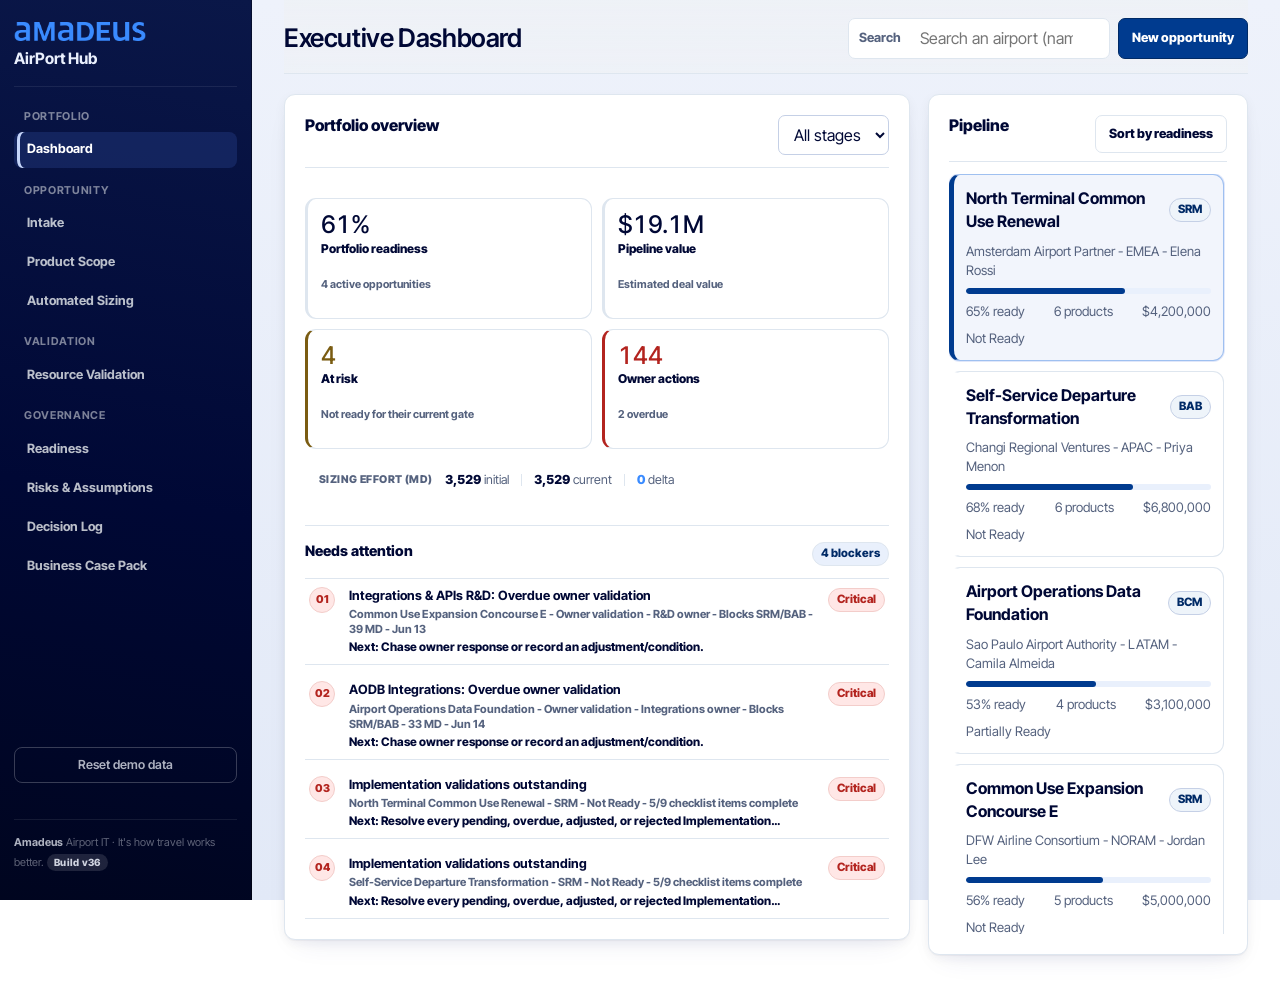
<file: index.html>
<!doctype html>
<html lang="en">
  <head>
    <meta charset="utf-8" />
    <meta name="viewport" content="width=device-width, initial-scale=1" />
    <!-- GitHub Pages caches HTML at the CDN/browser; ask the browser to
         revalidate index.html on each load so redeploys are picked up
         without a manual hard refresh. Assets are already ?v= cache-busted. -->
    <meta http-equiv="Cache-Control" content="no-cache, no-store, must-revalidate" />
    <meta http-equiv="Pragma" content="no-cache" />
    <meta http-equiv="Expires" content="0" />
    <title>Amadeus AirPort Hub</title>
    <link rel="preconnect" href="https://fonts.googleapis.com" />
    <link rel="preconnect" href="https://fonts.gstatic.com" crossorigin />
    <link
      href="https://fonts.googleapis.com/css2?family=Inter+Tight:ital,wght@0,300;0,400;0,500;0,600;0,700;0,800;0,900;1,300;1,400&display=swap"
      rel="stylesheet"
    />
    <link rel="stylesheet" href="./styles.css?v=20260711-7" />
  </head>
  <body data-active-route="dashboard">
    <div class="app-shell">
      <aside class="sidebar" aria-label="Hub navigation">
        <div class="brand-block">
          <img class="brand-logo" src="assets/amadeus-logo.png?v=20260711-7" alt="Amadeus" width="132" height="19" />
          <h1 class="brand-product">AirPort Hub</h1>
        </div>

        <nav class="section-nav" aria-label="Workspace sections">
          <span class="nav-section-label">Portfolio</span>
          <a href="#/dashboard" class="nav-link active" data-route-link="dashboard">Dashboard</a>
          <span class="nav-section-label">Opportunity</span>
          <a href="#/intake" class="nav-link" data-route-link="intake">Intake</a>
          <a href="#/scope" class="nav-link" data-route-link="scope">Product Scope</a>
          <a href="#/sizing" class="nav-link" data-route-link="sizing">Automated Sizing</a>
          <span class="nav-section-label">Validation</span>
          <a href="#/validation" class="nav-link" data-route-link="validation">Resource Validation</a>
          <span class="nav-section-label">Governance</span>
          <a href="#/governance" class="nav-link" data-route-link="governance">Readiness</a>
          <a href="#/risks" class="nav-link" data-route-link="risks">Risks &amp; Assumptions</a>
          <a href="#/decisions" class="nav-link" data-route-link="decisions">Decision Log</a>
          <a href="#/businessCase" class="nav-link" data-route-link="businessCase">Business Case Pack</a>
        </nav>

        <button id="resetDataBtn" class="sidebar-reset" type="button">Reset demo data</button>

        <p class="sidebar-footer"><strong>Amadeus</strong> Airport IT · It's how travel works better. <span class="build-tag">Build v36</span></p>
      </aside>

      <main class="main-content">
        <header class="topbar">
          <div>
            <h2 id="pageTitle">Executive Dashboard</h2>
          </div>
          <div class="topbar-actions">
            <div class="search-wrap">
              <label class="search-box">
                <span aria-hidden="true">Search</span>
                <input id="searchInput" type="search" placeholder="Search an airport (name or IATA/ICAO) or opportunity" autocomplete="off" role="combobox" aria-expanded="false" aria-controls="searchResults" aria-autocomplete="list" />
              </label>
              <div id="searchResults" class="search-results" role="listbox" hidden></div>
            </div>
            <button id="newOpportunityBtn" class="primary-button" type="button">New opportunity</button>
          </div>
        </header>
        <div id="toastRegion" class="toast-region" aria-live="polite" aria-atomic="true"></div>

        <section id="routeContextBar" class="route-context-bar" aria-label="Current screen and workflow navigation">
          <div class="route-context-heading">
            <div class="record-identity" data-opportunity-context>
              <p id="recordCustomer" class="record-customer">Selected opportunity</p>
              <h2 id="recordName" class="record-name">Opportunity</h2>
            </div>
            <div class="route-screen-actions">
              <span id="stageBadge" class="status-pill">BCM</span>
              <span id="readinessBadge" class="status-pill calm">0% readiness</span>
              <span id="forumBadge" class="status-pill">Forum pending</span>
              <button id="routePreviousBtn" class="secondary-button" type="button">Previous</button>
              <button id="routeNextBtn" class="primary-button" type="button">Next</button>
            </div>
          </div>
          <nav id="routeWorkflowNav" class="route-workflow-nav" aria-label="Opportunity workflow">
            <a href="#/intake" data-workflow-route="intake"><span>1</span>Intake</a>
            <a href="#/scope" data-workflow-route="scope"><span>2</span>Scope</a>
            <a href="#/sizing" data-workflow-route="sizing"><span>3</span>Sizing</a>
            <a href="#/validation" data-workflow-route="validation"><span>4</span>Validate</a>
            <a href="#/governance" data-workflow-route="governance"><span>5</span>Readiness</a>
            <a href="#/decisions" data-workflow-route="decisions"><span>6</span>Decision</a>
          </nav>
          <div id="routeRecommendation" class="route-recommendation">
            <div class="route-recommendation-copy">
              <span class="log-type">Recommended next action</span>
              <strong id="routeRecommendationText">Continue the workflow</strong>
            </div>
            <button id="routeRecommendationBtn" class="secondary-button" type="button">Continue</button>
          </div>
        </section>

        <section id="dashboard" class="dashboard-grid executive-dashboard-grid" data-route-screen="dashboard" aria-label="Executive dashboard">
          <article class="summary-panel executive-panel">
            <div class="section-heading dashboard-heading">
              <div>
                <h3>Portfolio overview</h3>
              </div>
              <select id="stageFilter" aria-label="Filter by governance stage">
                <option value="all">All stages</option>
                <option value="BCM">BCM</option>
                <option value="SRM">SRM</option>
                <option value="BAB">BAB</option>
              </select>
            </div>

            <div class="dashboard-card-grid" aria-label="Portfolio health metrics">
              <div class="dashboard-card">
                <span id="metricReadiness">0%</span>
                <label>Portfolio readiness</label>
                <small><b id="metricPipeline">0</b> active opportunities</small>
              </div>
              <div class="dashboard-card">
                <span id="metricPipelineValue">$0</span>
                <label>Pipeline value</label>
                <small>Estimated deal value</small>
              </div>
              <div class="dashboard-card attention">
                <span id="metricAtRisk">0</span>
                <label>At risk</label>
                <small>Not ready for their current gate</small>
              </div>
              <div class="dashboard-card critical">
                <span id="metricPendingSizing">0</span>
                <label>Owner actions</label>
                <small><b id="metricOverdueValidations">0</b> overdue</small>
              </div>
            </div>

            <div class="dashboard-effort-strip" aria-label="Automated sizing effort metrics">
              <span class="dashboard-strip-label">Sizing effort (MD)</span>
              <span class="dashboard-strip-stat"><b id="metricInitialMd">0</b> initial</span>
              <span class="dashboard-strip-divider" aria-hidden="true"></span>
              <span class="dashboard-strip-stat"><b id="metricValidatedMd">0</b> current</span>
              <span class="dashboard-strip-divider" aria-hidden="true"></span>
              <span class="dashboard-strip-stat delta"><b id="metricMdDelta">0</b> delta</span>
            </div>

            <div id="dashboardEmptyState"></div>

            <div class="dashboard-section-grid">
              <section class="dashboard-section dashboard-section-wide" aria-labelledby="topReadinessGapsHeading">
                <div class="dashboard-section-title">
                  <div>
                    <h4 id="topReadinessGapsHeading">Needs attention</h4>
                  </div>
                  <span id="metricBlockers" class="section-count">0 blockers</span>
                </div>
                <div id="topReadinessGaps" class="dashboard-list"></div>
              </section>
            </div>
          </article>

          <article class="opportunity-panel executive-opportunity-panel">
            <div class="section-heading compact">
              <div>
                <h3>Pipeline</h3>
              </div>
              <button id="sortReadinessBtn" class="secondary-button" type="button">Sort by readiness</button>
            </div>
            <div id="opportunityList" class="opportunity-list" aria-live="polite"></div>
          </article>
        </section>

        <section class="workspace-grid routed-workspace" hidden>
          <article class="workspace-main" aria-label="Opportunity workspace">
            <section id="intake" class="panel route-panel" data-route-screen="intake" hidden>
              <div class="section-heading">
                <div>
                  <h3>Opportunity intake form</h3>
                </div>
                <span class="autosave-chip" title="Changes are saved automatically as you type">Saved automatically</span>
              </div>
              <form id="intakeForm" class="form-grid">
                <h4 class="form-section-title span-2">Airport target</h4>
                <label>
                  Airport IATA code
                  <input name="airport_iata" type="text" maxlength="4" autocomplete="off" placeholder="e.g. GRU" />
                </label>
                <div id="intakeAirportSummary" class="intake-airport-summary"></div>
                <h4 class="form-section-title span-2">Commercial context</h4>
                <label>
                  Opportunity name
                  <input name="name" type="text" required />
                </label>
                <label>
                  Customer (airport group)
                  <input name="customer" type="text" required />
                </label>
                <label>
                  Sales owner
                  <input name="sales_owner" type="text" />
                </label>
                <label>
                  Pre-sales owner
                  <input name="presales_owner" type="text" />
                </label>
                <label>
                  Region
                  <select name="region">
                    <option>AMS</option>
                    <option>EMEA</option>
                    <option>APAC</option>
                    <option>NORAM</option>
                    <option>LATAM</option>
                  </select>
                </label>
                <label>
                  Opportunity stage
                  <select name="opportunity_stage">
                    <option>Qualification</option>
                    <option>Solutioning</option>
                    <option>Proposal</option>
                    <option>Negotiation</option>
                  </select>
                </label>
                <label>
                  Estimated value
                  <input name="estimated_value" type="number" min="0" step="10000" />
                </label>
                <label>
                  Close date
                  <input name="close_date" type="date" />
                </label>
                <label>
                  Submission deadline
                  <input name="submission_deadline" type="date" />
                </label>
                <label>
                  Implementation start
                  <input name="implementation_start" type="date" />
                </label>
                <label>
                  Target go-live
                  <input name="go_live_date" type="date" />
                </label>
                <label>
                  Strategic importance
                  <select name="strategic_importance">
                    <option>Low</option>
                    <option>Medium</option>
                    <option>High</option>
                    <option>Strategic</option>
                  </select>
                </label>
                <label>
                  <span class="field-label-with-help">
                    Complexity
                    <button type="button" class="help-tooltip" data-help-key="complexity" data-help-label="Complexity level"><span aria-hidden="true">i</span></button>
                  </span>
                  <select name="complexity">
                    <option>Low</option>
                    <option>Medium</option>
                    <option>High</option>
                    <option>Very High</option>
                  </select>
                </label>
                <h4 class="form-section-title span-2">Governance status <small>Inputs to readiness — scored on the Readiness screen.</small></h4>
                <label>
                  Current governance stage
                  <select name="current_governance_stage">
                    <option>BCM</option>
                    <option>SRM</option>
                    <option>BAB</option>
                  </select>
                </label>
                <label>
                  BCM status
                  <select name="bcm_status">
                    <option>Not started</option>
                    <option>In progress</option>
                    <option>Ready</option>
                    <option>Conditionally approved</option>
                    <option>Approved</option>
                    <option>Blocked</option>
                  </select>
                </label>
                <label>
                  SRM status
                  <select name="srm_status">
                    <option>Not started</option>
                    <option>In progress</option>
                    <option>Ready</option>
                    <option>Conditionally approved</option>
                    <option>Approved</option>
                    <option>Blocked</option>
                  </select>
                </label>
                <label>
                  BAB status
                  <select name="bab_status">
                    <option>Not started</option>
                    <option>In progress</option>
                    <option>Ready</option>
                    <option>Conditionally approved</option>
                    <option>Approved</option>
                    <option>Blocked</option>
                  </select>
                </label>
                <label>
                  Bid recommendation
                  <select name="bid_no_bid_recommendation">
                    <option></option>
                    <option>Bid</option>
                    <option>No-bid</option>
                    <option>Hold</option>
                    <option>Escalate</option>
                  </select>
                </label>
                <label>
                  Business case status
                  <select name="business_case_status">
                    <option>Not documented</option>
                    <option>Draft</option>
                    <option>In review</option>
                    <option>Validated</option>
                  </select>
                </label>
                <label>
                  Pricing readiness status
                  <select name="pricing_readiness_status">
                    <option>Not documented</option>
                    <option>Draft</option>
                    <option>In progress</option>
                    <option>Ready</option>
                    <option>Blocked</option>
                  </select>
                </label>
                <h4 class="form-section-title span-2">Governance narrative</h4>
                <div id="intakeNarrativeSummary" class="narrative-summary span-2"></div>
                <details class="intake-detail-panel span-2">
                  <summary>
                    <span>Edit narrative fields</span>
                  </summary>
                  <div class="narrative-field-grid">
                    <label>
                      Strategic rationale
                      <textarea name="strategic_rationale" rows="2"></textarea>
                    </label>
                    <label>
                      Preliminary architecture
                      <textarea name="preliminary_architecture" rows="2"></textarea>
                    </label>
                    <label>
                      Delivery dependency
                      <textarea name="delivery_dependency" rows="2"></textarea>
                    </label>
                    <label>
                      Integration assumptions
                      <textarea name="integration_assumptions" rows="2"></textarea>
                    </label>
                    <label>
                      Executive decision required
                      <textarea name="executive_decision_required" rows="2"></textarea>
                    </label>
                    <label>
                      Exceptions and approval conditions
                      <textarea name="exceptions_approval_conditions" rows="2"></textarea>
                    </label>
                  </div>
                </details>
              </form>
            </section>

            <section id="scope" class="panel route-panel" data-route-screen="scope" hidden>
              <div class="section-heading">
                <div>
                  <div class="title-with-help">
                    <h3>Product scope</h3>
                    <button type="button" class="help-tooltip" data-help-key="productScope" data-help-label="Product scope"><span aria-hidden="true">i</span></button>
                  </div>
                  <p class="section-help">Select the products in the proposal baseline.</p>
                </div>
                <div class="engine-actions">
                  <span id="productCount" class="meta-chip">0 products</span>
                  <button id="generateSizingBtn" class="primary-button" type="button">Generate sizing</button>
                </div>
              </div>
              <div id="productScope" class="product-grid"></div>
            </section>

            <section id="sizing" class="panel route-panel" data-route-screen="sizing validation" hidden>
              <div class="section-heading" data-route-view="sizing">
                <div>
                  <div class="title-with-help">
                    <h3>Automated sizing engine</h3>
                    <button type="button" class="help-tooltip" data-help-key="automatedSizing" data-help-label="Automated sizing"><span aria-hidden="true">i</span></button>
                  </div>
                  <p class="section-help">Generated from airport category, scope, and product drivers. Owner validation required before governance use.</p>
                </div>
                <div class="engine-actions">
                  <span id="categoryBadge" class="meta-chip">Category pending</span>
                  <button id="exportSizingCsvBtn" class="secondary-button" type="button">Export CSV</button>
                  <button id="runSizingBtn" class="secondary-button" type="button">Recalculate</button>
                </div>
              </div>

              <div class="section-heading" data-route-view="validation" hidden>
                <div>
                  <div class="title-with-help">
                    <h3>Resource validation</h3>
                    <button type="button" class="help-tooltip" data-help-key="resourceValidation" data-help-label="Resource owner validation"><span aria-hidden="true">i</span></button>
                  </div>
                  <p class="section-help">One validation request per activity, routed to its registered owner.</p>
                </div>
                <div id="validationTabs" class="validation-tabs" role="tablist" aria-label="Validation views">
                  <button type="button" data-validation-tab="owners" class="active" role="tab" aria-selected="true">Activity validation</button>
                  <button type="button" data-validation-tab="registry" role="tab" aria-selected="false">Owner registry</button>
                  <button type="button" data-validation-tab="signoff" role="tab" aria-selected="false">Function sign-off</button>
                </div>
              </div>

              <form id="airportProfileForm" class="form-grid compact-form" data-route-view="sizing">
                <div class="context-help span-2">
                  <div class="context-help-title">
                    <strong>Airport categorization</strong>
                    <button type="button" class="help-tooltip" data-help-key="airportCategorization" data-help-label="Airport categorization"><span aria-hidden="true">i</span></button>
                  </div>
                  <p>The larger of the passenger or movement category applies.</p>
                </div>
                <div id="sizingAirportProfile" class="sizing-airport-profile span-2"></div>
                <label>
                  Override category
                  <select name="categorization_override">
                    <option></option>
                    <option>Small</option>
                    <option>Medium</option>
                    <option>Large</option>
                    <option>Extra Large</option>
                  </select>
                </label>
                <label>
                  Override reason
                  <input name="override_reason" type="text" />
                </label>
              </form>

              <div id="sizingSummary" class="sizing-summary" data-route-view="sizing"></div>

              <div class="sizing-layout">
                <div class="sizing-main">
                  <div class="subsection-heading" data-route-view="sizing">
                    <div>
                      <div class="title-with-help compact-title">
                        <h4>Generated sizing estimates</h4>
                        <button type="button" class="help-tooltip" data-help-key="mdEstimates" data-help-label="MD estimates"><span aria-hidden="true">i</span></button>
                      </div>
                    </div>
                  </div>
                  <div class="estimate-toolbar" data-route-view="sizing" aria-label="Sizing estimate filters">
                    <label>
                      Product
                      <select id="estimateProductFilter">
                        <option value="all">All products</option>
                      </select>
                    </label>
                    <label>
                      Status
                      <select id="estimateStatusFilter">
                        <option value="all">All statuses</option>
                      </select>
                    </label>
                    <span id="estimateResultCount" class="meta-chip">0 estimates</span>
                  </div>
                  <div id="sizingEstimateTable" class="matrix-wrap" data-route-view="sizing"></div>

                  <div id="validationOwnersPanel" data-route-view="validation">
                    <div id="validationRequestList" class="request-list"></div>

                    <details class="notification-section-details">
                      <summary class="subsection-heading notification-section-heading">
                        <div>
                          <div class="title-with-help compact-title">
                            <h4>Message preview and activity</h4>
                            <button type="button" class="help-tooltip" data-help-key="notificationPreview" data-help-label="Notification preview"><span aria-hidden="true">i</span></button>
                          </div>
                        </div>
                      </summary>
                      <div id="notificationPreview"></div>
                    </details>
                  </div>

                  <div id="ownerRegistryPanel" data-route-view="validation" hidden>
                    <div class="subsection-heading">
                      <div>
                        <div class="title-with-help compact-title">
                          <h4>Owner registry</h4>
                          <button type="button" class="help-tooltip" data-help-key="resourceValidation" data-help-label="Owner registry"><span aria-hidden="true">i</span></button>
                        </div>
                      </div>
                    </div>
                    <div id="ownerRegistryTable"></div>
                  </div>

                  <div id="functionSignoffPanel" data-route-view="validation" hidden>
                    <div class="subsection-heading">
                      <div>
                        <h4>Function sign-off matrix</h4>
                        <p class="subsection-help">Internal sign-off by function. Click a status to cycle.</p>
                      </div>
                    </div>
                    <div id="validationMatrix" class="matrix-wrap"></div>
                  </div>
                </div>

              </div>
            </section>

            <section id="governance" class="panel route-panel" data-route-screen="governance" hidden>
              <div class="section-heading">
                <div>
                  <div class="title-with-help">
                    <h3>BCM, SRM, and BAB checklist</h3>
                    <button type="button" class="help-tooltip" data-help-key="srmReadiness" data-help-label="Governance readiness"><span aria-hidden="true">i</span></button>
                  </div>
                </div>
                <span id="checklistScore" class="meta-chip">0 of 0 complete</span>
              </div>
              <div id="readinessBreakdown" class="readiness-breakdown"></div>
              <details class="checklist-board-details">
                <summary>Full BCM, SRM and BAB checklist</summary>
                <div id="governanceChecklist" class="checklist-board"></div>
              </details>
            </section>

            <section id="businessCase" class="panel route-panel" data-route-screen="businessCase" hidden>
              <div class="section-heading">
                <div>
                  <div class="title-with-help">
                    <h3>Business case pack</h3>
                    <button type="button" class="help-tooltip" data-help-key="businessCasePack" data-help-label="Business case pack"><span aria-hidden="true">i</span></button>
                  </div>
                  <p class="section-help">Read-only summary for SRM and BAB.</p>
                </div>
                <div class="engine-actions">
                  <button id="copyBusinessCaseBtn" class="secondary-button" type="button">Copy pack summary</button>
                  <button id="printBusinessCaseBtn" class="primary-button" type="button">Export PDF</button>
                </div>
              </div>
              <div id="businessCasePack" class="business-case-pack"></div>
            </section>
          </article>

          <aside class="workspace-side" aria-label="Logs and decisions">
            <section id="risk-log" class="panel side-panel route-panel" data-route-screen="risks" hidden>
              <div class="section-heading compact">
                <div>
                  <h3>Risks and assumptions</h3>
                                  </div>
              </div>
              <form id="riskForm" class="inline-form stacked">
                <label class="span-2">
                  Description
                  <input name="description" type="text" />
                </label>
                <label>
                  Category
                  <select name="category">
                    <option>Technical</option>
                    <option>Delivery</option>
                    <option>Commercial</option>
                    <option>Governance</option>
                    <option>Exclusion</option>
                  </select>
                </label>
                <label>
                  Severity
                  <select name="severity">
                    <option>High</option>
                    <option>Medium</option>
                    <option>Low</option>
                  </select>
                </label>
                <label>
                  Mitigation
                  <input name="mitigation" type="text" />
                </label>
                <label>
                  Owner
                  <input name="owner" type="text" />
                </label>
                <label>
                  Status
                  <select name="status">
                    <option>Open</option>
                    <option>Mitigating</option>
                    <option>Closed</option>
                  </select>
                </label>
                <button class="secondary-button" type="submit">Add risk</button>
              </form>
              <div id="riskList" class="log-list"></div>

              <h4 class="log-subheading">Assumptions</h4>
              <form id="assumptionForm" class="inline-form stacked">
                <label class="span-2">
                  Description
                  <input name="description" type="text" />
                </label>
                <label>
                  Category
                  <select name="category">
                    <option>Technical</option>
                    <option>Delivery</option>
                    <option>Integration</option>
                    <option>Commercial</option>
                    <option>Customer dependency</option>
                  </select>
                </label>
                <label>
                  Impact
                  <select name="impact">
                    <option>High</option>
                    <option>Medium</option>
                    <option>Low</option>
                  </select>
                </label>
                <label class="span-2">
                  Owner
                  <input name="owner" type="text" />
                </label>
                <button class="secondary-button" type="submit">Add assumption</button>
              </form>
              <div id="assumptionList" class="log-list"></div>
            </section>

            <section id="decisions" class="panel side-panel route-panel" data-route-screen="decisions" hidden>
              <div class="section-heading compact">
                <div>
                  <div class="title-with-help">
                    <h3>Decision log</h3>
                    <button type="button" class="help-tooltip" data-help-key="decisionLog" data-help-label="Decision log"><span aria-hidden="true">i</span></button>
                  </div>
                                  </div>
              </div>
              <form id="decisionForm" class="inline-form stacked">
                <label>
                  Forum
                  <select name="forum">
                    <option>BCM</option>
                    <option>SRM</option>
                    <option>BAB</option>
                  </select>
                </label>
                <label>
                  Decision owner
                  <input name="decision_owner" type="text" />
                </label>
                <label class="span-2">
                  Decision
                  <input name="decision" type="text" />
                </label>
                <label>
                  Conditions
                  <input name="conditions" type="text" />
                </label>
                <label>
                  Next steps
                  <input name="next_steps" type="text" />
                </label>
                <button class="primary-button" type="submit">Log decision</button>
              </form>
              <div id="decisionList" class="log-list"></div>
            </section>
          </aside>
        </section>
      </main>
    </div>

    <script type="module" src="./modules/main.js?v=20260711-7"></script>
  </body>
</html>
</file>
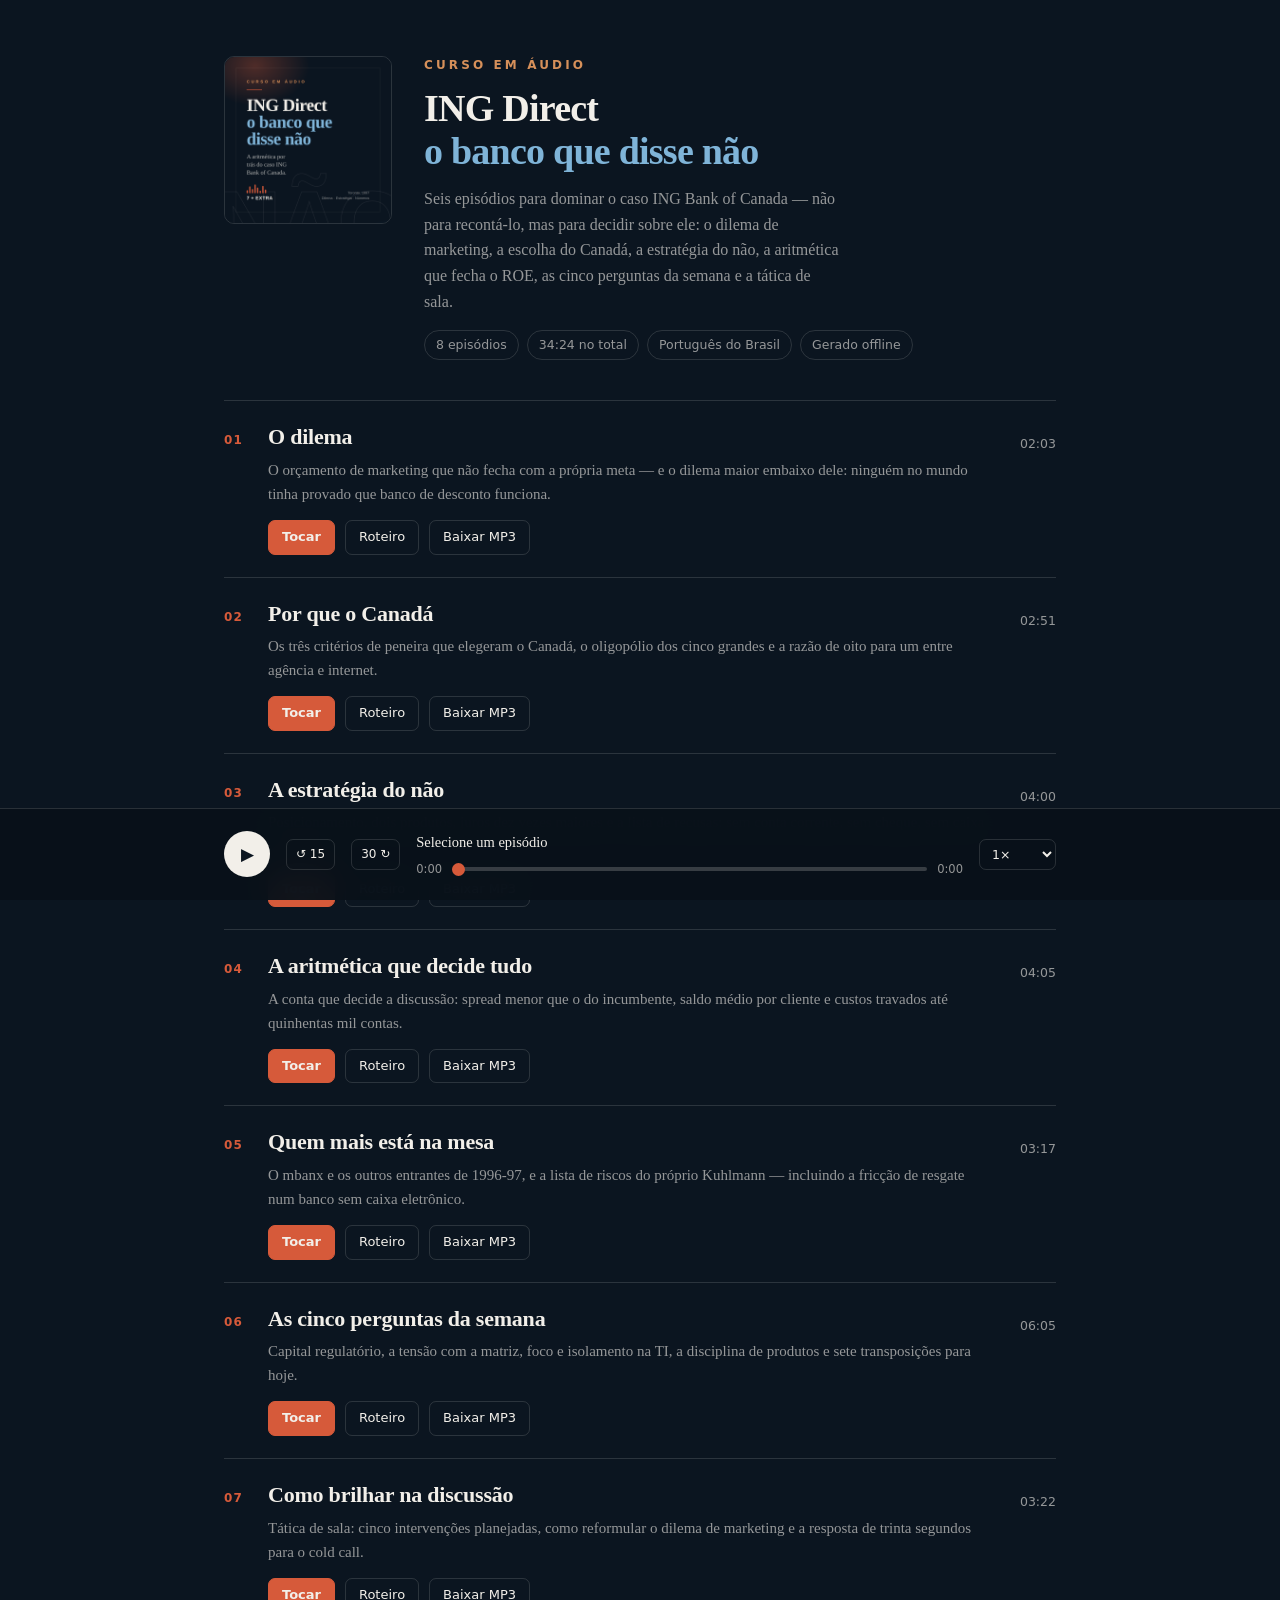
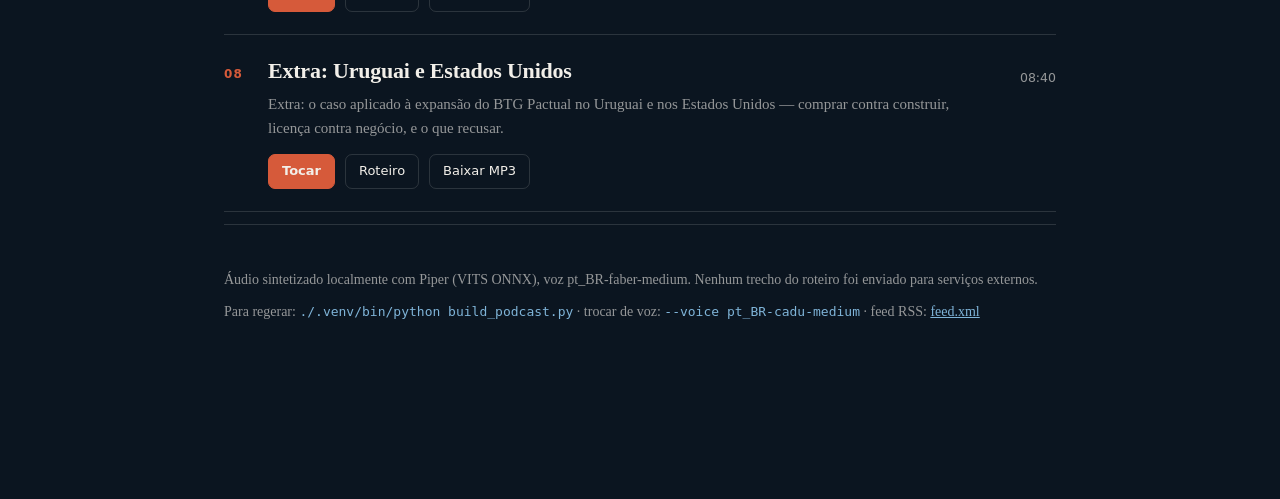
<file: podcast/index.html>
<!doctype html>
<html lang="pt-BR">
<head>
<meta charset="utf-8">
<meta name="viewport" content="width=device-width, initial-scale=1">
<title>ING Direct: o banco que disse não — curso em áudio</title>
<style>
  :root {
    --ink: #0b1520;
    --ink-2: #10202e;
    --line: rgba(242,239,233,.14);
    --paper: #f2efe9;
    --muted: rgba(242,239,233,.6);
    --accent: #d65a3a;
    --blue: #7fb4d8;
    --bar: 92px;
  }
  * { box-sizing: border-box; margin: 0; padding: 0; }
  body {
    background: var(--ink);
    color: var(--paper);
    font: 16px/1.6 "Charter", "Bitstream Charter", Georgia, "Times New Roman", serif;
    padding-bottom: calc(var(--bar) + 24px);
    -webkit-font-smoothing: antialiased;
  }
  .wrap { max-width: 880px; margin: 0 auto; padding: 0 24px; }

  header { padding: 56px 0 40px; display: flex; gap: 32px; align-items: flex-start; }
  header img { width: 168px; height: 168px; border-radius: 10px; border: 1px solid var(--line); flex: none; }
  .kicker {
    font-family: system-ui, sans-serif; font-size: 12px; font-weight: 700;
    letter-spacing: .26em; text-transform: uppercase; color: #d6905a;
  }
  h1 { font-size: 38px; line-height: 1.12; letter-spacing: -.02em; margin: 12px 0 14px; font-weight: 700; }
  h1 span { color: var(--blue); }
  header p { color: var(--muted); max-width: 52ch; }
  .facts {
    margin-top: 16px; display: flex; flex-wrap: wrap; gap: 8px;
    font-family: system-ui, sans-serif; font-size: 12.5px;
  }
  .facts span { border: 1px solid var(--line); border-radius: 999px; padding: 4px 11px; color: var(--muted); }

  .list { border-top: 1px solid var(--line); }
  .ep { border-bottom: 1px solid var(--line); padding: 22px 0; }
  .ep-head { display: flex; gap: 18px; align-items: baseline; cursor: pointer; }
  .num {
    font-family: system-ui, sans-serif; font-size: 12px; font-weight: 700; letter-spacing: .1em;
    color: var(--accent); width: 26px; flex: none; padding-top: 4px;
  }
  .ep h2 { font-size: 22px; font-weight: 700; letter-spacing: -.01em; line-height: 1.25; }
  .ep-body { flex: 1; }
  .ep p.sum { color: var(--muted); font-size: 15px; margin-top: 7px; }
  .ep-meta {
    font-family: system-ui, sans-serif; font-size: 12.5px; color: var(--muted);
    white-space: nowrap; padding-top: 6px; display: flex; gap: 14px; align-items: center;
  }
  .ep.playing { background: linear-gradient(90deg, rgba(214,90,58,.10), transparent 60%); }
  .ep.playing h2 { color: var(--blue); }
  .ep-actions { display: flex; gap: 10px; margin: 14px 0 0 44px; font-family: system-ui, sans-serif; }
  button, a.btn {
    font: inherit; font-size: 13px; background: transparent; color: var(--paper);
    border: 1px solid var(--line); border-radius: 7px; padding: 6px 13px; cursor: pointer;
    text-decoration: none; transition: border-color .15s, background .15s;
  }
  button:hover, a.btn:hover { border-color: rgba(242,239,233,.42); background: rgba(242,239,233,.05); }
  button.primary { background: var(--accent); border-color: var(--accent); font-weight: 600; }
  button.primary:hover { background: #e06848; }
  .progress-dot { width: 6px; height: 6px; border-radius: 50%; background: var(--accent); display: inline-block; }

  .transcript {
    display: none; margin: 18px 0 0 44px; padding: 18px 22px;
    border-left: 2px solid var(--line); color: rgba(242,239,233,.82); font-size: 15.5px;
  }
  .transcript.open { display: block; }
  .transcript p + p { margin-top: 14px; }

  .player {
    position: fixed; left: 0; right: 0; bottom: 0; height: var(--bar);
    background: rgba(9,17,25,.96); backdrop-filter: blur(14px);
    border-top: 1px solid var(--line); display: flex; align-items: center;
  }
  .player .wrap { display: flex; align-items: center; gap: 16px; width: 100%; }
  .pbtn {
    width: 46px; height: 46px; border-radius: 50%; flex: none; display: grid; place-items: center;
    background: var(--paper); color: var(--ink); border: 0; font-size: 17px; padding: 0;
  }
  .pbtn:hover { background: #fff; }
  .skip { font-family: system-ui, sans-serif; font-size: 12px; padding: 5px 9px; flex: none; }
  .now { flex: 1; min-width: 0; }
  .now .title {
    font-size: 14.5px; white-space: nowrap; overflow: hidden; text-overflow: ellipsis; margin-bottom: 6px;
  }
  .seek { display: flex; align-items: center; gap: 10px; font-family: system-ui, sans-serif; font-size: 11.5px; color: var(--muted); }
  input[type=range] {
    -webkit-appearance: none; appearance: none; flex: 1; height: 4px; border-radius: 3px;
    background: rgba(242,239,233,.2); outline: none;
  }
  input[type=range]::-webkit-slider-thumb {
    -webkit-appearance: none; width: 13px; height: 13px; border-radius: 50%; background: var(--accent); cursor: pointer;
  }
  input[type=range]::-moz-range-thumb { width: 13px; height: 13px; border: 0; border-radius: 50%; background: var(--accent); cursor: pointer; }
  select {
    font: inherit; font-family: system-ui, sans-serif; font-size: 12.5px; background: transparent;
    color: var(--paper); border: 1px solid var(--line); border-radius: 7px; padding: 6px 8px; flex: none;
  }
  select option { background: var(--ink-2); }

  footer { padding: 44px 0 60px; color: var(--muted); font-size: 14px; border-top: 1px solid var(--line); margin-top: 12px; }
  footer code { font-family: ui-monospace, "DejaVu Sans Mono", monospace; font-size: 13px; color: var(--blue); }
  footer a { color: var(--blue); }

  @media (max-width: 720px) {
    header { flex-direction: column; gap: 22px; padding-top: 34px; }
    header img { width: 128px; height: 128px; }
    h1 { font-size: 29px; }
    .ep-head { flex-wrap: wrap; }
    .ep-meta { width: 100%; padding-left: 44px; }
    .ep-actions, .transcript { margin-left: 0; }
    .skip { display: none; }
  }
</style>
</head>
<body>

<div class="wrap">
  <header>
    <img src="cover.png" alt="Capa do curso">
    <div>
      <div class="kicker">Curso em áudio</div>
      <h1>ING Direct<br><span>o banco que disse não</span></h1>
      <p id="show-desc"></p>
      <div class="facts" id="facts"></div>
    </div>
  </header>

  <div class="list" id="list"></div>

  <footer>
    <p>Áudio sintetizado localmente com Piper (VITS ONNX), voz <span id="voice-name">—</span>.
       Nenhum trecho do roteiro foi enviado para serviços externos.</p>
    <p style="margin-top:10px">Para regerar: <code>./.venv/bin/python build_podcast.py</code> ·
       trocar de voz: <code>--voice pt_BR-cadu-medium</code> ·
       feed RSS: <a href="feed.xml">feed.xml</a></p>
  </footer>
</div>

<div class="player">
  <div class="wrap">
    <button class="pbtn" id="play" aria-label="Tocar">▶</button>
    <button class="skip" id="back" title="Voltar 15s">↺ 15</button>
    <button class="skip" id="fwd" title="Avançar 30s">30 ↻</button>
    <div class="now">
      <div class="title" id="now-title">Selecione um episódio</div>
      <div class="seek">
        <span id="cur">0:00</span>
        <input type="range" id="seek" value="0" min="0" max="1000" step="1" aria-label="Posição">
        <span id="dur">0:00</span>
      </div>
    </div>
    <select id="rate" aria-label="Velocidade">
      <option value="0.9">0,9×</option>
      <option value="1" selected>1×</option>
      <option value="1.15">1,15×</option>
      <option value="1.3">1,3×</option>
      <option value="1.5">1,5×</option>
      <option value="1.75">1,75×</option>
    </select>
  </div>
</div>

<audio id="audio" preload="metadata"></audio>
<script src="episodes.js"></script>
<script>
(() => {
  const data = window.PODCAST;
  if (!data) {
    document.getElementById('list').innerHTML =
      '<p style="padding:40px 0;color:#f2efe9aa">Rode <code>build_podcast.py</code> para gerar os episódios.</p>';
    return;
  }

  const STORE = 'ingdirect.podcast.v1';
  const state = JSON.parse(localStorage.getItem(STORE) || '{}');
  const save = () => localStorage.setItem(STORE, JSON.stringify(state));

  const audio = document.getElementById('audio');
  const el = id => document.getElementById(id);
  const fmt = s => {
    if (!isFinite(s)) return '0:00';
    s = Math.floor(s);
    return `${Math.floor(s / 60)}:${String(s % 60).padStart(2, '0')}`;
  };

  el('show-desc').textContent = data.show.description;
  el('voice-name').textContent = data.show.voice;
  el('facts').innerHTML = [
    `${data.episodes.length} episódios`,
    data.show.total_duration_hhmmss.replace(/^00:/, '') + ' no total',
    'Português do Brasil',
    'Gerado offline'
  ].map(t => `<span>${t}</span>`).join('');

  const list = el('list');
  data.episodes.forEach(ep => {
    const node = document.createElement('article');
    node.className = 'ep';
    node.id = 'ep' + ep.number;
    node.innerHTML = `
      <div class="ep-head">
        <div class="num">0${ep.number}</div>
        <div class="ep-body">
          <h2>${ep.short_title}</h2>
          <p class="sum">${ep.summary}</p>
        </div>
        <div class="ep-meta"><span class="dot"></span>${ep.duration_hhmmss.replace(/^00:/, '')}</div>
      </div>
      <div class="ep-actions">
        <button class="primary" data-play="${ep.number}">Tocar</button>
        <button data-transcript="${ep.number}">Roteiro</button>
        <a class="btn" href="audio/${ep.file}" download>Baixar MP3</a>
      </div>
      <div class="transcript" id="tr${ep.number}">
        ${ep.transcript.map(p => `<p>${p}</p>`).join('')}
      </div>`;
    list.appendChild(node);
  });

  let current = null;

  function markProgress() {
    data.episodes.forEach(ep => {
      const pos = state[ep.number];
      const dot = document.querySelector(`#ep${ep.number} .dot`);
      if (!dot) return;
      if (pos && pos > 5 && pos < ep.duration_seconds - 20) {
        dot.innerHTML = '<span class="progress-dot"></span> ';
        dot.title = 'Em andamento';
      } else if (pos && pos >= ep.duration_seconds - 20) {
        dot.textContent = '✓ ';
      } else {
        dot.textContent = '';
      }
    });
  }

  function load(number, autoplay = true) {
    const ep = data.episodes.find(e => e.number === number);
    if (!ep) return;
    if (current !== number) {
      current = number;
      audio.src = 'audio/' + ep.file;
      audio.currentTime = state[number] && state[number] < ep.duration_seconds - 15 ? state[number] : 0;
      el('now-title').textContent = ep.title;
      document.querySelectorAll('.ep').forEach(n => n.classList.remove('playing'));
      document.getElementById('ep' + number).classList.add('playing');
      document.querySelectorAll('[data-play]').forEach(b => {
        b.textContent = Number(b.dataset.play) === number ? 'Tocando' : 'Tocar';
      });
    }
    if (autoplay) audio.play();
  }

  list.addEventListener('click', e => {
    const play = e.target.closest('[data-play]');
    if (play) {
      const n = Number(play.dataset.play);
      if (current === n && !audio.paused) { audio.pause(); } else { load(n); }
      return;
    }
    const tr = e.target.closest('[data-transcript]');
    if (tr) {
      const panel = el('tr' + tr.dataset.transcript);
      panel.classList.toggle('open');
      tr.textContent = panel.classList.contains('open') ? 'Fechar roteiro' : 'Roteiro';
      return;
    }
    const head = e.target.closest('.ep-head');
    if (head) load(Number(head.closest('.ep').id.replace('ep', '')));
  });

  el('play').onclick = () => {
    if (!current) return load(data.episodes[0].number);
    audio.paused ? audio.play() : audio.pause();
  };
  el('back').onclick = () => audio.currentTime = Math.max(0, audio.currentTime - 15);
  el('fwd').onclick = () => audio.currentTime = Math.min(audio.duration || 0, audio.currentTime + 30);
  el('rate').onchange = e => { audio.playbackRate = Number(e.target.value); state.rate = e.target.value; save(); };
  if (state.rate) { el('rate').value = state.rate; audio.playbackRate = Number(state.rate); }

  const seek = el('seek');
  let scrubbing = false;
  seek.oninput = () => { scrubbing = true; el('cur').textContent = fmt(seek.value / 1000 * (audio.duration || 0)); };
  seek.onchange = () => { audio.currentTime = seek.value / 1000 * (audio.duration || 0); scrubbing = false; };

  audio.addEventListener('timeupdate', () => {
    if (!scrubbing && audio.duration) seek.value = audio.currentTime / audio.duration * 1000;
    el('cur').textContent = fmt(audio.currentTime);
    el('dur').textContent = fmt(audio.duration);
    if (current) { state[current] = audio.currentTime; if (Math.floor(audio.currentTime) % 5 === 0) { save(); markProgress(); } }
  });
  audio.addEventListener('play', () => el('play').textContent = '❚❚');
  audio.addEventListener('pause', () => { el('play').textContent = '▶'; save(); });
  audio.addEventListener('ended', () => {
    state[current] = data.episodes.find(e => e.number === current).duration_seconds;
    save(); markProgress();
    const next = data.episodes.find(e => e.number === current + 1);
    if (next) load(next.number);
  });

  document.addEventListener('keydown', e => {
    if (e.target.matches('input, select, textarea')) return;
    if (e.code === 'Space') { e.preventDefault(); el('play').click(); }
    if (e.code === 'ArrowLeft') el('back').click();
    if (e.code === 'ArrowRight') el('fwd').click();
  });

  markProgress();
  const resume = Object.keys(state).filter(k => k !== 'rate').map(Number).sort((a, b) => b - a)[0];
  if (resume) load(resume, false);
})();
</script>
</body>
</html>
</file>
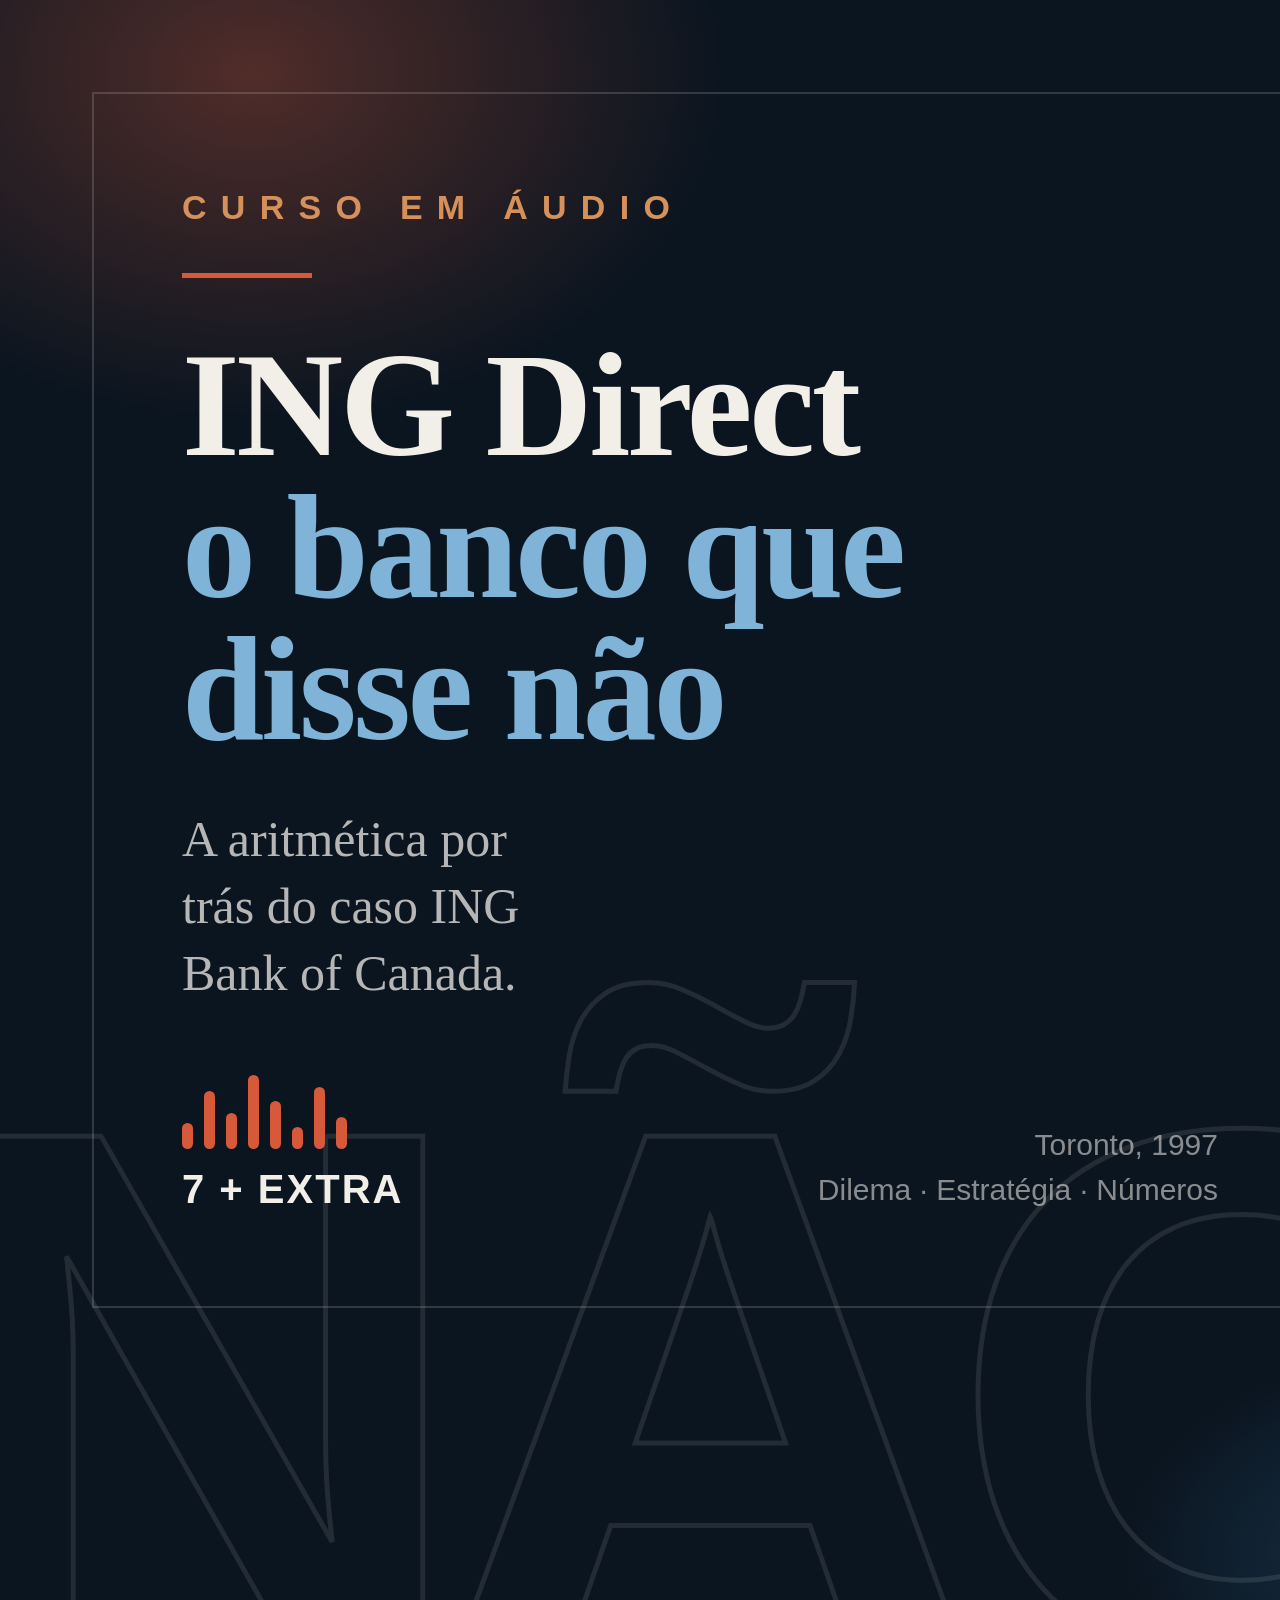
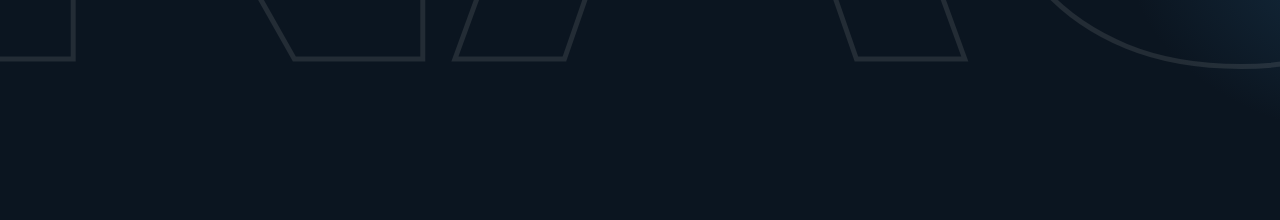
<file: podcast/cover.html>
<!doctype html>
<html lang="pt-BR">
<meta charset="utf-8">
<title>Capa</title>
<style>
  * { margin: 0; padding: 0; box-sizing: border-box; }
  html, body { width: 1400px; height: 1400px; }
  body {
    background: #0b1520;
    color: #f2efe9;
    font-family: "Bitstream Charter", "Liberation Serif", Georgia, serif;
    position: relative;
    overflow: hidden;
  }
  .glow {
    position: absolute; inset: -30%;
    background: radial-gradient(closest-side at 30% 22%, rgba(214,90,58,.34), transparent 70%),
                radial-gradient(closest-side at 82% 88%, rgba(38,86,120,.45), transparent 72%);
  }
  .no {
    position: absolute; right: -100px; bottom: -300px;
    font-family: "Liberation Sans", "DejaVu Sans", sans-serif;
    font-weight: 700; font-size: 760px; letter-spacing: -.05em;
    color: transparent; -webkit-text-stroke: 5px rgba(242,239,233,.10);
    line-height: .8;
  }
  .frame { position: absolute; inset: 92px; border: 2px solid rgba(242,239,233,.16); }
  .content { position: absolute; inset: 92px; padding: 96px 90px; display: flex; flex-direction: column; }
  .kicker {
    font-family: "Liberation Sans", sans-serif; font-size: 34px; font-weight: 700;
    letter-spacing: .42em; text-transform: uppercase; color: #d6905a;
  }
  .rule { width: 130px; height: 5px; background: #d65a3a; margin: 46px 0 56px; }
  h1 { font-size: 148px; line-height: .96; letter-spacing: -.022em; font-weight: 700; }
  h1 em { font-style: normal; color: #7fb4d8; }
  .sub {
    margin-top: 46px; font-size: 50px; line-height: 1.34; color: rgba(242,239,233,.74);
    max-width: 15ch;
  }
  .foot {
    margin-top: auto; display: flex; align-items: flex-end; justify-content: space-between;
    font-family: "Liberation Sans", sans-serif;
  }
  .foot .eps { font-size: 40px; font-weight: 700; letter-spacing: .05em; }
  .foot .meta { font-size: 30px; color: rgba(242,239,233,.55); text-align: right; line-height: 1.5; }
  .bars { display: flex; align-items: flex-end; gap: 11px; height: 74px; margin-bottom: 18px; }
  .bars i { width: 11px; background: #d65a3a; border-radius: 6px; display: block; }
</style>
<div class="glow"></div>
<div class="no">NÃO</div>
<div class="frame"></div>
<div class="content">
  <div class="kicker">Curso em áudio</div>
  <div class="rule"></div>
  <h1>ING&nbsp;Direct<br><em>o banco que<br>disse não</em></h1>
  <div class="sub">A aritmética por trás do caso ING Bank of Canada.</div>
  <div class="foot">
    <div>
      <div class="bars">
        <i style="height:26px"></i><i style="height:58px"></i><i style="height:36px"></i>
        <i style="height:74px"></i><i style="height:48px"></i><i style="height:22px"></i>
        <i style="height:62px"></i><i style="height:32px"></i>
      </div>
      <div class="eps">7 + EXTRA</div>
    </div>
    <div class="meta">Toronto, 1997<br>Dilema · Estratégia · Números</div>
  </div>
</div>
</html>
</file>
<file: styles.css>
:root {
  /* Amadeus brand tokens — see .claude/skills/amadeus/SKILL.md */
  --bg: #eef2fb;
  --bg-deep: #e2e9f7;
  --surface: #ffffff;
  --surface-alt: #e9f0fc;
  --surface-subtle: #f4f8ff;
  --ink: #000835;
  --muted: #55627e;
  --line: #dee6ef;
  --line-strong: #c5d0e6;
  --nav: #000835;
  --nav-2: #0a1748;
  --nav-3: #00051f;
  --nav-ink: #eaf0fd;
  --teal: #003b8f;
  --teal-dark: #002a66;
  --teal-bright: #3a8bff;
  --teal-soft: #c5d5f9;
  --brand: #003b8f;
  --brand-bright: #3a8bff;
  --purple: #59008f;
  --purple-bright: #b650ff;
  --purple-soft: #be8dff;
  --green: #1f7a52;
  --green-dark: #023a00;
  --amber: #7a5c12;
  --red: #b3241f;
  --blue: #3a8bff;
  --blue-line: #c5d5f9;
  --status-neutral-bg: #eef2fb;
  --status-neutral-border: #dee6ef;
  --status-success-bg: #e6f6e8;
  --status-success-border: #c9e2cd;
  --status-warning-bg: #fff7d6;
  --status-warning-border: #ece1a4;
  --status-warning-strong: #7a5c12;
  --status-warning-soft: #fff7d6;
  --status-danger-bg: #ffe7e6;
  --status-danger-border: #f3cdca;
  --shadow: 0 1px 1px rgba(0, 8, 53, 0.04), 0 4px 12px rgba(0, 8, 53, 0.05),
    0 12px 28px -14px rgba(0, 59, 143, 0.12);
  --shadow-raised: 0 2px 4px rgba(0, 8, 53, 0.06), 0 18px 38px -16px rgba(0, 59, 143, 0.22);
  --shadow-teal: 0 8px 22px -10px rgba(0, 59, 143, 0.4);
  --radius-sm: 7px;
  --radius-md: 11px;
  --radius-lg: 16px;
  --space-1: 4px;
  --space-2: 8px;
  --space-3: 12px;
  --space-4: 16px;
  --space-5: 20px;
  --space-6: 24px;
  --font-xs: 0.72rem;
  --font-sm: 0.8rem;
  --font-md: 0.88rem;
  --font-lg: 1rem;
  --font-xl: 1.25rem;
  --font-2xl: 1.6rem;
  --font-sans: "Inter Tight", ui-sans-serif, system-ui, -apple-system,
    BlinkMacSystemFont, "Segoe UI", sans-serif;
  --font-display: "Amadeus Neue", "Inter Tight", ui-sans-serif, system-ui,
    -apple-system, BlinkMacSystemFont, "Segoe UI", sans-serif;
  color-scheme: light;
  font-family: var(--font-sans);
}

* {
  box-sizing: border-box;
}

html {
  scroll-behavior: smooth;
}

body {
  margin: 0;
  min-width: 320px;
  background: var(--bg);
  color: var(--ink);
  line-height: 1.45;
}

h1,
h2,
h3,
h4,
h5,
h6,
p {
  letter-spacing: 0;
}

/* Amadeus Neue (falls back to Inter Tight) for display-level type. */
h1,
h2,
h3,
h4,
.brand-block h1,
.record-name,
#pageTitle,
.detail-head h4,
.dashboard-card span,
.metric-value,
.overall-readiness-card span {
  font-family: var(--font-display);
}

button,
input,
select,
textarea {
  font: inherit;
}

button {
  cursor: pointer;
}

.app-shell {
  display: grid;
  grid-template-columns: 252px minmax(0, 1fr);
  min-height: 100vh;
}

.sidebar {
  position: sticky;
  top: 0;
  height: 100vh;
  padding: 22px 14px 18px;
  display: flex;
  flex-direction: column;
  gap: 22px;
  color: var(--nav-ink);
  border-right: 1px solid #000835;
  background: var(--nav);
}

.brand-block {
  display: flex;
  flex-direction: column;
  align-items: flex-start;
  gap: 8px;
}

.brand-logo {
  display: block;
  width: 132px;
  max-width: 78%;
  height: auto;
}

.brand-product {
  color: var(--nav-ink);
}

.brand-block h1,
.topbar h2,
.record-header h2,
.section-heading h3 {
  margin: 0;
  letter-spacing: 0;
}

.brand-block h1 {
  font-size: 0.98rem;
  line-height: 1.22;
}

.eyebrow {
  margin: 0 0 5px;
  color: var(--muted);
  font-size: var(--font-xs);
  font-weight: 800;
  letter-spacing: 0;
  text-transform: uppercase;
}

.sidebar .eyebrow {
  color: rgba(239, 247, 245, 0.72);
}

.section-nav {
  display: grid;
  gap: 3px;
}

.nav-section-label {
  margin: 12px 10px 4px;
  color: rgba(245, 248, 248, 0.5);
  font-size: 0.68rem;
  font-weight: 800;
  letter-spacing: 0;
  text-transform: uppercase;
}

.nav-section-label:first-child {
  margin-top: 0;
}

.nav-link {
  display: flex;
  align-items: center;
  min-height: 36px;
  padding: 7px 10px;
  border-left: 3px solid transparent;
  border-radius: 5px;
  color: rgba(245, 248, 248, 0.76);
  font-size: var(--font-sm);
  font-weight: 700;
  text-decoration: none;
}

.nav-link:hover,
.nav-link.active {
  color: #ffffff;
  background: rgba(255, 255, 255, 0.09);
}

.nav-link.active {
  border-left-color: #3a8bff;
  background: rgba(255, 255, 255, 0.14);
}

.sidebar-reset {
  margin-top: auto;
  width: 100%;
  padding: 8px 10px;
  border: 1px solid rgba(255, 255, 255, 0.22);
  border-radius: 8px;
  background: transparent;
  color: rgba(238, 242, 251, 0.72);
  font: inherit;
  font-size: 0.78rem;
  font-weight: 600;
  cursor: pointer;
}

.sidebar-reset:hover,
.sidebar-reset:focus-visible {
  background: rgba(255, 255, 255, 0.08);
  color: #ffffff;
}

.main-content {
  min-width: 0;
  width: 100%;
  max-width: 1780px;
  margin: 0 auto;
  padding: 0 clamp(18px, 2.5vw, 34px) 40px;
}

.topbar {
  position: sticky;
  z-index: 18;
  top: 0;
  display: flex;
  gap: 18px;
  align-items: center;
  justify-content: space-between;
  margin-bottom: 20px;
  padding: 18px 0 14px;
  border-bottom: 1px solid var(--line);
  background: rgba(243, 245, 246, 0.96);
  backdrop-filter: blur(8px);
}

.topbar h2 {
  font-size: var(--font-2xl);
  line-height: 1.2;
}

.topbar-actions {
  display: flex;
  flex-wrap: wrap;
  gap: 8px;
  justify-content: flex-end;
}

.search-box {
  display: grid;
  grid-template-columns: auto minmax(190px, 300px);
  gap: 8px;
  align-items: center;
  min-height: 38px;
  padding: 0 10px;
  border: 1px solid var(--line);
  border-radius: var(--radius-sm);
  background: var(--surface);
}

.search-box span {
  color: var(--muted);
  font-size: 0.8rem;
  font-weight: 720;
}

.search-box input,
.search-box input:focus {
  width: 100%;
  min-height: 36px;
  border: 0;
  outline: 0;
  background: transparent;
}

.primary-button,
.secondary-button {
  display: inline-flex;
  align-items: center;
  justify-content: center;
  min-height: 38px;
  padding: 0 13px;
  border-radius: var(--radius-sm);
  font-size: var(--font-sm);
  font-weight: 800;
  text-decoration: none;
}

.primary-button {
  border: 1px solid var(--teal);
  color: #ffffff;
  background: var(--teal);
}

.primary-button:hover {
  background: var(--teal-dark);
}

.secondary-button {
  border: 1px solid var(--line);
  color: var(--ink);
  background: var(--surface);
}

.secondary-button:hover,
.secondary-button.active {
  border-color: rgba(11, 125, 119, 0.45);
  background: var(--surface-alt);
}

.primary-button:focus-visible,
.secondary-button:focus-visible,
button:focus-visible,
input:focus-visible,
select:focus-visible,
textarea:focus-visible {
  outline: 2px solid rgba(8, 122, 115, 0.24);
  outline-offset: 2px;
}

.danger-action {
  border-color: #f3cdca;
  color: var(--red);
}

.section-help {
  max-width: 760px;
  margin: 4px 0 0;
  color: var(--muted);
  font-size: 0.82rem;
  line-height: 1.42;
}

.title-with-help,
.field-label-with-help,
.fact-label-with-help,
.metric-label-with-help,
.context-help-title {
  display: flex;
  gap: 6px;
  align-items: center;
  min-width: 0;
}

.title-with-help {
  align-items: flex-start;
}

.title-with-help h3,
.title-with-help h4 {
  min-width: 0;
}

.compact-title {
  align-items: center;
}

.help-tooltip {
  position: relative;
  z-index: 6;
  display: inline-grid;
  flex: 0 0 18px;
  width: 18px;
  height: 18px;
  padding: 0;
  place-items: center;
  border: 1px solid #9fc0f0;
  border-radius: 50%;
  color: var(--teal-dark);
  background: #ffffff;
  font-family: inherit;
  font-size: 0.68rem;
  font-weight: 900;
  line-height: 1;
  cursor: help;
}

.help-tooltip > span {
  display: block !important;
  margin: 0 !important;
  overflow: visible !important;
  color: inherit !important;
  font-size: 0.68rem !important;
  line-height: 1 !important;
  white-space: normal !important;
}

.help-tooltip::after,
.term-help::after {
  position: absolute;
  z-index: 40;
  bottom: calc(100% + 8px);
  left: 50%;
  width: min(260px, calc(100vw - 28px));
  padding: 8px 10px;
  border: 1px solid #c9e2cd;
  border-radius: 6px;
  color: #ffffff;
  background: #000835;
  box-shadow: 0 8px 20px rgba(24, 42, 44, 0.16);
  content: attr(data-tooltip);
  font-size: 0.72rem;
  font-weight: 700;
  line-height: 1.4;
  text-align: left;
  white-space: normal;
  pointer-events: none;
  opacity: 0;
  transform: translate(-50%, 4px);
  transition: opacity 0.14s ease, transform 0.14s ease;
}

.help-tooltip:hover,
.help-tooltip:focus-visible {
  border-color: var(--teal);
  outline: 2px solid rgba(11, 125, 119, 0.18);
  outline-offset: 2px;
}

.help-tooltip:hover::after,
.help-tooltip:focus-visible::after,
.term-help:hover::after,
.term-help:focus-visible::after {
  opacity: 1;
  transform: translate(-50%, 0);
}

.term-help {
  position: relative;
  z-index: 5;
  display: inline-block !important;
  overflow: visible !important;
  border-bottom: 1px dotted #9fc0f0;
  color: inherit;
  font: inherit;
  text-overflow: clip !important;
  white-space: normal !important;
  cursor: help;
}

.term-help:focus-visible {
  border-radius: 2px;
  outline: 2px solid rgba(11, 125, 119, 0.2);
  outline-offset: 2px;
}

.context-help {
  display: grid;
  gap: 3px;
  padding: 8px 10px;
  border-left: 3px solid var(--teal);
  background: #f2f5fc;
}

.context-help p,
.subsection-help,
.governance-help-grid p {
  margin: 0;
  color: var(--muted);
  font-size: 0.74rem;
  line-height: 1.4;
}

.subsection-help {
  max-width: 660px;
  margin-top: 3px;
}

.governance-help-grid {
  display: grid;
  grid-template-columns: repeat(2, minmax(0, 1fr));
  gap: 10px;
  margin-bottom: 12px;
}

.governance-help-grid > div {
  min-width: 0;
  padding: 8px 10px;
  border-left: 3px solid #9fc0f0;
  background: #f4f8ff;
}

.governance-help-grid strong {
  display: block;
  margin-bottom: 2px;
  font-size: 0.78rem;
}

.fact-label-with-help,
.metric-label-with-help {
  overflow: visible !important;
  text-overflow: clip !important;
  white-space: normal !important;
}

.toast-region {
  position: fixed;
  z-index: 20;
  right: 18px;
  bottom: 18px;
  display: grid;
  gap: 8px;
  width: min(360px, calc(100vw - 36px));
  pointer-events: none;
}

.toast {
  padding: 11px 13px;
  border: 1px solid #c9e2cd;
  border-radius: 8px;
  color: var(--green);
  background: #e6f6e8;
  box-shadow: var(--shadow);
  font-size: 0.84rem;
  font-weight: 800;
  transition:
    opacity 0.24s ease,
    transform 0.24s ease;
}

.toast.attention {
  border-color: #ece1a4;
  color: var(--amber);
  background: #fff7d6;
}

.toast.leaving {
  opacity: 0;
  transform: translateY(8px);
}

.dashboard-grid {
  display: grid;
  grid-template-columns: minmax(0, 1.35fr) minmax(360px, 0.8fr);
  gap: 18px;
  align-items: start;
}

.executive-dashboard-grid {
  grid-template-columns: minmax(0, 1.55fr) minmax(320px, 0.55fr);
}

.executive-panel {
  display: grid;
  gap: 14px;
}

.dashboard-heading {
  margin-bottom: 0;
}

.dashboard-card-grid {
  display: grid;
  grid-template-columns: repeat(4, minmax(0, 1fr));
  gap: 8px;
}

.dashboard-card {
  display: grid;
  min-height: 104px;
  align-content: start;
  gap: 6px;
  padding: 12px;
  border: 1px solid #dbe4f5;
  border-top: 4px solid var(--teal);
  border-radius: 8px;
  background: #f6f8fd;
}

.dashboard-card.attention {
  border-top-color: var(--amber);
}

.dashboard-card.critical {
  border-top-color: var(--red);
}

.dashboard-card.delta {
  border-top-color: var(--blue);
}

.dashboard-card span {
  color: var(--ink);
  font-size: clamp(1.25rem, 1.8vw, 1.9rem);
  font-weight: 840;
  line-height: 1;
}

.dashboard-card.attention span {
  color: var(--amber);
}

.dashboard-card.critical span {
  color: var(--red);
}

.dashboard-card.delta span {
  color: var(--blue);
}

.dashboard-card label,
.dashboard-card small {
  min-width: 0;
  overflow-wrap: anywhere;
}

.dashboard-card label {
  color: var(--ink);
  font-size: 0.78rem;
  font-weight: 820;
  line-height: 1.22;
}

.dashboard-card small {
  color: var(--muted);
  font-size: 0.7rem;
  font-weight: 700;
  line-height: 1.25;
}

.dashboard-section-grid {
  display: grid;
  grid-template-columns: repeat(3, minmax(0, 1fr));
  gap: 10px;
}

.dashboard-section {
  display: grid;
  min-width: 0;
  align-content: start;
  gap: 10px;
  padding: 12px;
  border: 1px solid var(--line);
  border-radius: 8px;
  background: #ffffff;
}

.dashboard-section-wide {
  grid-column: span 3;
}

.dashboard-section-title {
  display: flex;
  gap: 10px;
  align-items: flex-start;
  justify-content: space-between;
}

.dashboard-section-title h4 {
  margin: 0;
  font-size: 0.94rem;
}

.section-count {
  display: inline-flex;
  min-height: 26px;
  align-items: center;
  padding: 3px 8px;
  border: 1px solid var(--line);
  border-radius: 999px;
  color: var(--muted);
  background: #f6f9fd;
  font-size: 0.72rem;
  font-weight: 820;
  white-space: nowrap;
}

.dashboard-list {
  display: grid;
  gap: 8px;
  min-width: 0;
}

.dashboard-list.compact {
  max-height: 318px;
  overflow: auto;
  padding-right: 3px;
}

.attention-row {
  border-left-color: var(--amber);
}

.gap-row.severity-critical,
.gap-row.severity-high {
  border-left-color: var(--red);
}

.gap-row.severity-medium {
  border-left-color: var(--amber);
}

.dashboard-empty-row {
  min-height: 44px;
}

.bottleneck-flags {
  grid-column: 1 / -1;
  color: var(--muted);
  font-size: 0.7rem;
  font-weight: 820;
}

.executive-opportunity-panel .opportunity-list {
  max-height: 760px;
}

@media (max-width: 1380px) {
  .dashboard-card-grid {
    grid-template-columns: repeat(2, minmax(0, 1fr));
  }
}

.executive-action-strip {
  display: grid;
  grid-template-columns: repeat(3, minmax(0, 1fr));
  gap: 8px;
  margin-bottom: 12px;
}

.executive-action-card {
  display: grid;
  gap: 4px;
  min-width: 0;
  padding: 10px;
  border: 1px solid var(--line);
  border-left: 4px solid var(--teal);
  border-radius: 8px;
  color: var(--ink);
  text-align: left;
  background: #ffffff;
}

.executive-action-card:hover {
  border-color: rgba(11, 125, 119, 0.38);
  background: #f6f9fd;
}

.executive-action-card span,
.executive-action-card small {
  min-width: 0;
  overflow: hidden;
  color: var(--muted);
  font-size: 0.72rem;
  font-weight: 800;
  text-overflow: ellipsis;
  white-space: nowrap;
}

.executive-action-card strong {
  min-width: 0;
  overflow: hidden;
  font-size: 0.84rem;
  text-overflow: ellipsis;
  white-space: nowrap;
}

.summary-panel,
.opportunity-panel,
.panel {
  min-width: 0;
  border: 1px solid var(--line);
  background: rgba(255, 255, 255, 0.92);
  box-shadow: var(--shadow);
}

.summary-panel,
.opportunity-panel {
  border-radius: 8px;
  padding: 18px;
}

.panel {
  border-radius: 6px;
  padding: 18px;
  scroll-margin-top: 18px;
}

.section-heading {
  display: flex;
  gap: 14px;
  align-items: center;
  justify-content: space-between;
  margin-bottom: 16px;
}

.section-heading.compact {
  margin-bottom: 12px;
}

.section-heading h3 {
  font-size: 1rem;
}

select,
input,
textarea {
  border: 1px solid var(--line);
  border-radius: 6px;
  color: var(--ink);
  background: #ffffff;
}

select {
  min-height: 38px;
  padding: 0 34px 0 10px;
}

.metric-row {
  display: grid;
  grid-template-columns: repeat(4, minmax(0, 1fr));
  gap: 10px;
  margin-bottom: 16px;
}

.metric {
  min-height: 92px;
  padding: 14px;
  border: 1px solid #dbe4f5;
  border-radius: 8px;
  background: #f6f9fd;
}

.metric span {
  display: block;
  margin-bottom: 8px;
  color: var(--teal-dark);
  font-size: 2rem;
  font-weight: 820;
  line-height: 1;
}

.metric.alert span {
  color: var(--red);
}

.metric label {
  color: var(--muted);
  font-size: 0.82rem;
  font-weight: 700;
}

.visual-row {
  display: grid;
  grid-template-columns: minmax(0, 1.1fr) minmax(220px, 0.9fr);
  gap: 16px;
}

.sizing-kpi-grid {
  display: grid;
  grid-template-columns: repeat(7, minmax(0, 1fr));
  gap: 8px;
  margin-top: 16px;
}

.sizing-kpi {
  min-height: 78px;
  padding: 10px;
  border: 1px solid #dbe4f5;
  border-radius: 8px;
  background: #f6f9fd;
}

.sizing-kpi span {
  display: block;
  margin-bottom: 6px;
  color: var(--teal-dark);
  font-size: 1.35rem;
  font-weight: 820;
  line-height: 1;
}

.sizing-kpi.alert span {
  color: var(--red);
}

.sizing-kpi label {
  color: var(--muted);
  font-size: 0.74rem;
  font-weight: 750;
  line-height: 1.2;
}

.runway-visual {
  position: relative;
  display: grid;
  grid-template-columns: repeat(3, minmax(0, 1fr));
  min-height: 176px;
  overflow: hidden;
  border: 1px solid #dbe4f5;
  border-radius: 8px;
  background:
    repeating-linear-gradient(90deg, rgba(255, 255, 255, 0.35) 0 16px, rgba(255, 255, 255, 0) 16px 32px),
    linear-gradient(135deg, #e6edfa, #f4f7fc 70%);
}

.runway-line {
  position: absolute;
  top: 50%;
  left: 10%;
  right: 10%;
  height: 6px;
  border-radius: 999px;
  background: linear-gradient(90deg, var(--green), var(--amber), var(--blue));
}

.runway-stage {
  position: relative;
  z-index: 1;
  display: grid;
  place-items: center;
  align-content: center;
  gap: 8px;
  text-align: center;
}

.runway-stage strong {
  display: grid;
  width: 58px;
  height: 58px;
  place-items: center;
  border: 3px solid #ffffff;
  border-radius: 50%;
  color: #ffffff;
  background: var(--teal);
  box-shadow: 0 8px 22px rgba(23, 33, 38, 0.14);
}

.runway-stage[data-stage="SRM"] strong {
  background: var(--amber);
}

.runway-stage[data-stage="BAB"] strong {
  background: var(--blue);
}

.runway-stage span {
  font-weight: 800;
}

.blocker-list h4 {
  margin: 0 0 10px;
  font-size: 0.92rem;
}

.blocker-list ul {
  display: grid;
  gap: 8px;
  padding: 0;
  margin: 0;
  list-style: none;
}

.blocker-list button {
  width: 100%;
  padding: 10px;
  border: 1px solid #f3cdca;
  border-radius: 7px;
  color: var(--ink);
  text-align: left;
  background: #ffe7e6;
}

.blocker-list strong,
.blocker-list span {
  display: block;
}

.blocker-list span {
  margin-top: 4px;
  color: var(--muted);
  font-size: 0.82rem;
}

.opportunity-list {
  display: grid;
  gap: 10px;
  max-height: 458px;
  overflow: auto;
  padding-right: 3px;
}

.opportunity-card {
  display: grid;
  width: 100%;
  gap: 8px;
  padding: 12px;
  border: 1px solid var(--line);
  border-left: 5px solid transparent;
  border-radius: 8px;
  color: var(--ink);
  text-align: left;
  background: #ffffff;
}

.opportunity-card:hover,
.opportunity-card.selected {
  border-left-color: var(--teal);
  background: #f6f9fd;
}

.card-topline,
.card-meta {
  display: flex;
  gap: 8px;
  align-items: center;
  justify-content: space-between;
}

.card-topline strong {
  min-width: 0;
  overflow-wrap: anywhere;
}

.stage-mini,
.meta-chip,
.status-pill {
  display: inline-flex;
  align-items: center;
  min-height: 26px;
  padding: 3px 9px;
  border-radius: 999px;
  font-size: 0.76rem;
  font-weight: 800;
  white-space: nowrap;
}

.stage-mini {
  color: #ffffff;
  background: var(--nav-2);
}

.meta-chip {
  color: var(--teal-dark);
  background: var(--surface-alt);
}

.status-pill {
  border: 1px solid var(--line);
  color: var(--ink);
  background: #ffffff;
}

.status-pill.calm,
.status-pill.ready {
  border-color: #c9e2cd;
  color: var(--green);
  background: #e6f6e8;
}

.status-pill.attention {
  border-color: #ece1a4;
  color: var(--amber);
  background: #fff7d6;
}

.status-pill.partially-ready,
.status-pill.ready-with-conditions {
  border-color: #ece1a4;
  color: var(--amber);
  background: #fff7d6;
}

.status-pill.not-ready {
  border-color: #f3cdca;
  color: var(--red);
  background: #ffe7e6;
}

.status-pill.critical,
.status-pill.high {
  border-color: #f3cdca;
  color: var(--red);
  background: #ffe7e6;
}

.status-pill.medium,
.status-pill.low {
  border-color: #ece1a4;
  color: var(--amber);
  background: #fff7d6;
}

.customer-line,
.card-meta {
  color: var(--muted);
  font-size: 0.82rem;
}

.card-meta {
  flex-wrap: wrap;
}

.progress-track {
  height: 8px;
  overflow: hidden;
  border-radius: 999px;
  background: #e9f0fc;
}

.progress-track span {
  display: block;
  height: 100%;
  border-radius: inherit;
  background: linear-gradient(90deg, var(--red), var(--amber), var(--green));
}

.workspace-grid {
  display: grid;
  grid-template-columns: minmax(0, 1fr);
  gap: 18px;
  align-items: start;
  margin-top: 18px;
}

.workspace-main,
.workspace-side {
  display: grid;
  gap: 18px;
  min-width: 0;
}

.workspace-side {
  grid-template-columns: repeat(2, minmax(0, 1fr));
}

.record-header {
  display: flex;
  min-width: 0;
  gap: 16px;
  align-items: center;
  justify-content: space-between;
  padding: 18px;
  border: 1px solid var(--line);
  border-radius: 8px;
  background: #ffffff;
}

.record-header h2 {
  font-size: clamp(1.22rem, 1.8vw, 1.65rem);
}

.record-badges {
  display: flex;
  flex-wrap: wrap;
  gap: 8px;
  justify-content: flex-end;
}

.journey-panel {
  display: grid;
  gap: 12px;
  padding: 16px;
  border: 1px solid var(--line);
  border-radius: 8px;
  background: #ffffff;
}

.journey-panel.demo-mode {
  border-color: #c9e2cd;
  background: #f4f8ff;
  box-shadow: inset 4px 0 0 var(--teal);
}

.journey-heading {
  display: flex;
  gap: 12px;
  align-items: flex-start;
  justify-content: space-between;
}

.journey-heading h3 {
  margin: 0;
  font-size: 1rem;
}

.journey-stepper {
  display: grid;
  grid-template-columns: repeat(6, minmax(0, 1fr));
  gap: 8px;
}

.journey-step {
  display: grid;
  grid-template-columns: 24px minmax(0, 1fr);
  gap: 7px;
  align-items: center;
  min-width: 0;
  padding: 8px;
  border: 1px solid var(--line);
  border-radius: 8px;
  color: var(--ink);
  text-align: left;
  background: #f8f9fd;
}

.journey-step span {
  display: grid;
  width: 24px;
  height: 24px;
  place-items: center;
  border-radius: 999px;
  color: #ffffff;
  background: var(--muted);
  font-size: 0.72rem;
  font-weight: 850;
}

.journey-step strong {
  min-width: 0;
  overflow: hidden;
  font-size: 0.74rem;
  text-overflow: ellipsis;
  white-space: nowrap;
}

.journey-step > div {
  display: grid;
  gap: 2px;
  min-width: 0;
}

.journey-step em {
  overflow: hidden;
  color: var(--muted);
  font-size: 0.64rem;
  font-style: normal;
  font-weight: 760;
  text-overflow: ellipsis;
  white-space: nowrap;
}

.journey-step.evidence-ready em {
  color: var(--green);
}

.journey-step.evidence-attention em {
  color: var(--red);
}

.journey-step.complete span {
  background: var(--green);
}

.journey-step.current {
  border-color: #ece1a4;
  background: #fff7d6;
}

.journey-step.current span {
  background: var(--amber);
}

.next-action-panel {
  display: grid;
  grid-template-columns: minmax(0, 1fr) auto;
  gap: 12px;
  align-items: center;
  padding: 12px;
  border: 1px solid #c5d5f9;
  border-radius: 8px;
  background: #f6f9fd;
}

.next-action-copy {
  min-width: 0;
}

.next-action-copy strong {
  display: block;
  margin: 2px 0 4px;
}

.next-action-copy p {
  margin: 0;
  color: var(--muted);
  font-size: 0.84rem;
  line-height: 1.4;
}

.next-action-meta {
  display: flex;
  flex-wrap: wrap;
  gap: 6px;
  margin-top: 8px;
}

.next-action-meta span {
  display: inline-flex;
  min-height: 22px;
  align-items: center;
  padding: 2px 7px;
  border-radius: 999px;
  color: var(--muted);
  background: #ffffff;
  font-size: 0.72rem;
  font-weight: 800;
}

.next-action-buttons {
  display: flex;
  flex-wrap: wrap;
  gap: 8px;
  justify-content: flex-end;
}

.presenter-notes {
  position: relative;
  display: grid;
  grid-template-columns: minmax(0, 1fr) auto;
  gap: 12px 18px;
  align-items: center;
  padding: 12px 12px 10px;
  border-top: 1px solid #c5d5f9;
  border-bottom: 1px solid #c5d5f9;
  background: #f2f5fc;
}

.presenter-notes[hidden] {
  display: none;
}

.presenter-note-copy {
  min-width: 0;
}

.presenter-note-copy > strong {
  display: block;
  margin: 3px 0 4px;
  font-size: 0.92rem;
}

.presenter-note-copy > p,
.presenter-evidence p {
  margin: 0;
  color: var(--muted);
  font-size: 0.8rem;
  line-height: 1.42;
}

.presenter-evidence {
  display: grid;
  gap: 2px;
  margin-top: 8px;
  padding-left: 9px;
  border-left: 3px solid var(--amber);
}

.presenter-evidence.ready {
  border-left-color: var(--green);
}

.presenter-evidence span {
  color: var(--teal-dark);
  font-size: 0.68rem;
  font-weight: 900;
  text-transform: uppercase;
}

.presenter-controls {
  display: flex;
  flex-wrap: wrap;
  gap: 7px;
  justify-content: flex-end;
}

.presenter-controls button:disabled {
  cursor: not-allowed;
  opacity: 0.45;
}

.presenter-progress {
  grid-column: 1 / -1;
  color: var(--muted);
  font-size: 0.7rem;
  font-weight: 760;
}

.form-grid {
  display: grid;
  grid-template-columns: repeat(2, minmax(0, 1fr));
  gap: 12px;
}

.form-grid label,
.narrative-field-grid label,
.sizing-grid label,
.scope-fields label,
.scope-driver-grid label,
.estimate-md-strip label,
.estimate-owner-line label {
  display: grid;
  gap: 6px;
  color: var(--muted);
  font-size: 0.82rem;
  font-weight: 750;
}

.form-grid input,
.form-grid select,
.form-grid textarea,
.narrative-field-grid textarea,
.inline-form input,
.inline-form select,
.sizing-grid input,
.sizing-grid select,
.scope-fields input,
.scope-fields select,
.scope-driver-grid input,
.estimate-md-strip input,
.estimate-owner-line input,
.matrix-input {
  width: 100%;
  min-height: 38px;
  padding: 8px 10px;
}

.form-grid textarea {
  resize: vertical;
}

.compact-form {
  margin-bottom: 16px;
}

.span-2 {
  grid-column: 1 / -1;
}

.span-all {
  grid-column: 1 / -1;
}

.narrative-summary {
  display: grid;
  grid-template-columns: minmax(130px, 0.2fr) minmax(0, 1fr);
  gap: 10px;
}

.narrative-score,
.narrative-card,
.intake-detail-panel {
  border: 1px solid var(--line);
  border-radius: 8px;
  background: #ffffff;
}

.narrative-score {
  display: grid;
  place-content: center;
  min-height: 96px;
  padding: 12px;
  text-align: center;
}

.narrative-score span {
  color: var(--teal-dark);
  font-size: 1.45rem;
  font-weight: 850;
}

.narrative-score label {
  color: var(--muted);
  font-size: 0.76rem;
  font-weight: 800;
}

.narrative-cards {
  display: grid;
  grid-template-columns: repeat(3, minmax(0, 1fr));
  gap: 8px;
}

.narrative-card {
  display: grid;
  gap: 6px;
  min-width: 0;
  padding: 10px;
}

.narrative-card > div {
  display: flex;
  gap: 8px;
  align-items: center;
  justify-content: space-between;
}

.narrative-card strong {
  min-width: 0;
  overflow: hidden;
  font-size: 0.82rem;
  text-overflow: ellipsis;
  white-space: nowrap;
}

.narrative-card span {
  color: var(--muted);
  font-size: 0.7rem;
  font-weight: 850;
  text-transform: uppercase;
}

.narrative-card.ready {
  border-color: #c9e2cd;
}

.narrative-card.missing {
  border-color: #ece1a4;
  background: #fff7d6;
}

.narrative-card p {
  display: -webkit-box;
  min-height: 34px;
  margin: 0;
  overflow: hidden;
  color: var(--muted);
  font-size: 0.76rem;
  line-height: 1.35;
  -webkit-box-orient: vertical;
  -webkit-line-clamp: 2;
}

.intake-detail-panel {
  overflow: hidden;
}

.intake-detail-panel summary {
  display: flex;
  gap: 10px;
  align-items: center;
  justify-content: space-between;
  padding: 11px 12px;
  color: var(--ink);
  cursor: pointer;
}

.intake-detail-panel summary span {
  font-weight: 850;
}

.intake-detail-panel summary small {
  color: var(--muted);
  font-size: 0.76rem;
}

.narrative-field-grid {
  display: grid;
  grid-template-columns: repeat(2, minmax(0, 1fr));
  gap: 10px;
  padding: 12px;
  border-top: 1px solid var(--line);
  background: #f8f9fd;
}

.product-grid {
  display: grid;
  grid-template-columns: repeat(2, minmax(250px, 1fr));
  gap: 12px;
}

.product-card {
  display: grid;
  gap: 10px;
  padding: 13px;
  border: 1px solid var(--line);
  border-radius: 8px;
  background: #ffffff;
}

.product-card.included {
  border-color: #c5d5f9;
  background: #f4f8ff;
}

.request-detail-card {
  border-color: var(--line);
  background: var(--surface);
}

.selected-request-summary {
  border-color: #c5d5f9;
  border-radius: var(--radius-sm);
  background: #f4f7fc;
}

.estimate-fact-grid > div,
.estimate-md-strip > div,
.estimate-md-strip > label,
.rule-breakdown-grid > div {
  border-color: var(--line);
  border-radius: var(--radius-sm);
  background: var(--surface-subtle);
}

.estimate-explainer {
  border-color: var(--line);
  border-radius: var(--radius-sm);
  background: var(--surface-subtle);
}

/* Routed workspace */
[hidden] {
  display: none !important;
}

.section-nav {
  min-height: 0;
  overflow-y: auto;
  scrollbar-width: thin;
}

.route-context-bar {
  display: grid;
  gap: 10px;
  margin: -8px 0 12px;
  padding: 10px 16px;
  border: 1px solid var(--line);
  border-radius: var(--radius-md);
  background: var(--surface);
}

.route-context-heading,
.route-screen-actions,
.route-breadcrumb,
.route-recommendation {
  display: flex;
  gap: 10px;
  align-items: center;
}

.route-context-heading,
.route-recommendation {
  justify-content: space-between;
}

.route-breadcrumb {
  min-width: 0;
  color: var(--muted);
  font-size: var(--font-sm);
  font-weight: 700;
}

.route-breadcrumb strong {
  overflow: hidden;
  color: var(--ink);
  text-overflow: ellipsis;
  white-space: nowrap;
}

.route-screen-actions {
  flex: 0 0 auto;
}

.route-workflow-nav {
  display: grid;
  grid-template-columns: repeat(6, minmax(0, 1fr));
  overflow: hidden;
  border: 1px solid var(--line);
  border-radius: var(--radius-sm);
  background: var(--surface-subtle);
}

.route-workflow-nav a {
  display: flex;
  min-width: 0;
  gap: 7px;
  align-items: center;
  justify-content: center;
  min-height: 38px;
  padding: 7px 9px;
  border-right: 1px solid var(--line);
  color: #55627e;
  font-size: var(--font-xs);
  font-weight: 800;
  text-decoration: none;
}

.route-workflow-nav a:last-child {
  border-right: 0;
}

.route-workflow-nav a:hover,
.route-workflow-nav a.active {
  color: var(--teal-dark);
  background: #eaf0fc;
}

.route-workflow-nav a.active {
  box-shadow: inset 0 -3px 0 var(--teal);
}

.route-workflow-nav span {
  display: inline-grid;
  flex: 0 0 20px;
  width: 20px;
  height: 20px;
  place-items: center;
  border: 1px solid #c9e2cd;
  border-radius: 50%;
  background: #ffffff;
  font-size: 0.66rem;
}

.route-recommendation {
  display: flex;
  align-items: center;
  justify-content: space-between;
  gap: 12px;
  margin-top: 10px;
  padding-top: 10px;
  border-top: 1px solid var(--line);
}

.route-recommendation-copy {
  display: grid;
  min-width: 0;
  gap: 2px;
}

.route-recommendation .log-type {
  color: var(--muted);
  font-size: 0.67rem;
  font-weight: 850;
  text-transform: uppercase;
}

.route-recommendation strong {
  font-size: 0.88rem;
  overflow-wrap: break-word;
}

.route-recommendation button {
  flex: 0 0 auto;
  white-space: nowrap;
}

.route-recommendation strong {
  overflow: hidden;
  font-size: var(--font-sm);
  text-overflow: ellipsis;
  white-space: nowrap;
}

.routed-workspace:not([hidden]) {
  display: block;
  margin-top: 0;
}

.routed-workspace .workspace-main,
.routed-workspace .workspace-side {
  display: contents;
}

.routed-workspace .record-header {
  margin-bottom: 16px;
}

.route-panel,
.journey-panel[data-route-screen="demo"] {
  width: 100%;
  min-height: 430px;
}

body[data-active-route="validation"] #sizing .sizing-layout {
  grid-template-columns: minmax(0, 1fr);
}

@media (max-width: 980px) {
  .route-context-heading,
.route-recommendation {
    align-items: flex-start;
    flex-direction: column;
  }

  .route-screen-actions {
    width: 100%;
  }

  .route-workflow-nav {
    grid-template-columns: repeat(3, minmax(0, 1fr));
  }

  .route-workflow-nav a:nth-child(3) {
    border-right: 0;
  }

  .route-workflow-nav a:nth-child(-n + 3) {
    border-bottom: 1px solid var(--line);
  }
}

@media (max-width: 860px) {
  .app-shell > *,
.sidebar,
.main-content {
    min-width: 0;
    width: 100%;
    max-width: 100%;
  }

  .sidebar {
    overflow: hidden;
  }

  .section-nav {
    display: flex;
    width: 100%;
    max-width: 100%;
    gap: 5px;
    padding-bottom: 4px;
    overflow-x: auto;
    overflow-y: hidden;
  }

  .section-nav .nav-link {
    flex: 0 0 auto;
    min-height: 34px;
    padding-inline: 12px;
    border-bottom: 3px solid transparent;
    border-left: 0;
  }

  .section-nav .nav-link.active {
    border-bottom-color: #3a8bff;
  }
}

@media (max-width: 620px) {
  .route-context-bar {
    margin-bottom: 14px;
    padding: 10px;
  }

  .route-screen-actions {
    display: grid;
    grid-template-columns: 1fr 1fr;
  }

  .route-screen-actions button,
.route-recommendation button {
    width: 100%;
  }

  .route-workflow-nav {
    display: flex;
    overflow-x: auto;
  }

  .route-workflow-nav a,
.route-workflow-nav a:nth-child(3),
.route-workflow-nav a:nth-child(-n + 3) {
    flex: 0 0 108px;
    border-right: 1px solid var(--line);
    border-bottom: 0;
  }

  .route-breadcrumb,
.route-recommendation strong {
    white-space: normal;
  }

  .route-panel,
.journey-panel[data-route-screen="demo"] {
    min-height: 0;
  }
}

/* Final dense-view cascade */
.estimate-board {
  grid-template-columns: 1fr;
}

.readiness-gap-card {
  gap: 0;
  padding: 13px 14px;
  background: var(--surface);
}

.gap-item,
.gap-item.severity-critical,
.gap-item.severity-high {
  grid-template-columns: 30px minmax(0, 1fr) auto;
  gap: 8px 10px;
  padding: 11px 0;
  border: 0;
  border-bottom: 1px solid var(--line);
  border-radius: 0;
  background: transparent;
}

.gap-item:last-child {
  border-bottom: 0;
}

@media (max-width: 700px) {

  .gap-item,
.gap-item.severity-critical,
.gap-item.severity-high {
    grid-template-columns: 28px minmax(0, 1fr);
  }
}

/* Dense operational views */
.dashboard-section-grid {
  grid-template-columns: repeat(2, minmax(0, 1fr));
  gap: 20px 18px;
}

.dashboard-section-wide {
  grid-column: 1 / -1;
}

.readiness-driver-rank,
.gap-rank {
  display: grid;
  place-items: center;
  width: 26px;
  height: 26px;
  border: 1px solid var(--line);
  border-radius: 50%;
  color: #55627e;
  background: var(--surface-subtle);
  font-size: 0.68rem;
  font-weight: 850;
}

.bottleneck-impact strong,
.bottleneck-impact small {
  display: block;
  overflow: hidden;
  text-overflow: ellipsis;
  white-space: nowrap;
}

.bottleneck-impact small {
  color: var(--muted);
  font-size: 0.68rem;
  font-weight: 720;
}

.bottleneck-impact {
  min-width: 0;
  text-align: right;
}

.bottleneck-impact strong {
  color: var(--ink);
  font-size: 0.88rem;
}

.readiness-driver-row {
  display: grid;
  grid-template-columns: 30px minmax(0, 1fr) auto;
  gap: 8px 10px;
  align-items: start;
  width: 100%;
  padding: 11px 4px;
  border: 0;
  border-bottom: 1px solid var(--line);
  border-radius: 0;
  color: var(--ink);
  background: transparent;
  text-align: left;
}

.readiness-driver-row:first-child {
  border-top: 1px solid var(--line);
}

.readiness-driver-row:hover {
  border-color: var(--line);
  background: var(--surface-subtle);
  transform: none;
}

.readiness-driver-row.severity-critical .readiness-driver-rank,
.readiness-driver-row.severity-high .readiness-driver-rank {
  border-color: var(--status-danger-border);
  color: var(--red);
  background: var(--status-danger-bg);
}

.readiness-driver-row.severity-medium .readiness-driver-rank {
  border-color: var(--status-warning-border);
  color: var(--amber);
  background: var(--status-warning-bg);
}

.readiness-driver-copy {
  display: grid;
  min-width: 0;
  gap: 3px;
}

.readiness-driver-copy strong {
  font-size: var(--font-sm);
  line-height: 1.35;
}

.readiness-driver-copy small {
  color: var(--muted);
  font-size: 0.7rem;
  font-weight: 720;
  line-height: 1.35;
}

.readiness-driver-action {
  display: -webkit-box;
  overflow: hidden;
  color: #000835;
  font-size: 0.74rem;
  font-weight: 760;
  line-height: 1.35;
  -webkit-box-orient: vertical;
  -webkit-line-clamp: 2;
}

.readiness-driver-row > .status-pill {
  margin-top: 1px;
}

#sizingEstimateTable {
  max-height: 780px;
  padding-right: 3px;
}

.estimate-board {
  display: grid;
  grid-template-columns: 1fr;
  gap: 8px;
}

.estimate-product-group {
  overflow: hidden;
  border: 1px solid var(--line);
  border-left: 3px solid var(--line-strong);
  border-radius: var(--radius-sm);
  background: var(--surface);
}

.estimate-product-group.attention,
.estimate-product-group.ready-with-conditions {
  border-left-color: var(--amber);
}

.estimate-product-group.ready {
  border-left-color: var(--green);
}

.estimate-product-summary {
  display: grid;
  grid-template-columns: minmax(220px, 1.5fr) 82px 90px 92px auto;
  gap: 12px;
  align-items: center;
  min-height: 68px;
  padding: 10px 13px;
  cursor: pointer;
  list-style: none;
}

.estimate-product-summary::-webkit-details-marker {
  display: none;
}

.estimate-product-summary:hover {
  background: var(--surface-subtle);
}

.estimate-product-title {
  position: relative;
  display: grid;
  min-width: 0;
  gap: 3px;
  padding-left: 30px;
}

.estimate-product-title::before {
  position: absolute;
  top: 50%;
  left: 0;
  display: grid;
  place-items: center;
  width: 22px;
  height: 22px;
  border: 1px solid var(--line-strong);
  border-radius: 4px;
  color: var(--teal-dark);
  background: var(--surface);
  content: "+";
  font-size: 1rem;
  font-weight: 700;
  line-height: 1;
  transform: translateY(-50%);
}

.estimate-product-group[open] .estimate-product-title::before {
  content: "-";
}

.estimate-product-title strong {
  overflow: hidden;
  color: var(--ink);
  font-size: 0.94rem;
  text-overflow: ellipsis;
  white-space: nowrap;
}

.estimate-product-title small,
.estimate-product-metric small,
.estimate-product-progress small {
  display: block;
  color: var(--muted);
  font-size: 0.68rem;
  font-weight: 720;
  line-height: 1.25;
}

.estimate-product-metric,
.estimate-product-progress {
  min-width: 0;
  text-align: right;
}

.estimate-product-metric strong,
.estimate-product-progress strong {
  display: block;
  color: var(--ink);
  font-size: 0.95rem;
}

.estimate-product-progress strong {
  color: var(--teal-dark);
}

.estimate-product-summary > .status-pill {
  justify-self: end;
}

.estimate-product-body {
  border-top: 1px solid var(--line);
  background: #f8f9fd;
}

.estimate-list-header,
.estimate-row {
  display: grid;
  grid-template-columns: minmax(210px, 1fr) 64px 86px 64px minmax(130px, 0.85fr) minmax(150px, 0.85fr);
  gap: 10px;
  align-items: center;
}

.estimate-list-header {
  min-height: 34px;
  padding: 7px 13px;
  border-bottom: 1px solid var(--line);
  color: #55627e;
  background: #f4f8ff;
  font-size: 0.66rem;
  font-weight: 850;
  text-transform: uppercase;
}

.estimate-list-header span:nth-child(2),
.estimate-list-header span:nth-child(3),
.estimate-list-header span:nth-child(4) {
  text-align: center;
}

.estimate-row {
  position: relative;
  min-width: 0;
  padding: 9px 13px;
  border-bottom: 1px solid #dee6ef;
  background: var(--surface);
}

.estimate-row:last-child {
  border-bottom: 0;
}

.estimate-row.attention {
  box-shadow: inset 3px 0 0 var(--amber);
}

.estimate-row.critical {
  box-shadow: inset 3px 0 0 var(--red);
}

.estimate-row-primary,
.estimate-row-owner {
  display: grid;
  min-width: 0;
  gap: 2px;
}

.estimate-row-primary strong,
.estimate-row-owner strong {
  overflow: hidden;
  color: var(--ink);
  font-size: 0.8rem;
  text-overflow: ellipsis;
  white-space: nowrap;
}

.estimate-row-primary small,
.estimate-row-primary span,
.estimate-row-owner small {
  overflow: hidden;
  color: var(--muted);
  font-size: 0.66rem;
  font-weight: 720;
  line-height: 1.3;
  text-overflow: ellipsis;
  white-space: nowrap;
}

.estimate-row-primary small {
  color: var(--teal-dark);
  font-weight: 820;
}

.estimate-md-readout {
  text-align: center;
}

.estimate-md-readout strong {
  color: var(--ink);
  font-size: 0.9rem;
}

.estimate-md-readout.final strong {
  color: var(--teal-dark);
}

.estimate-adjusted-field,
.estimate-status-field {
  min-width: 0;
}

.estimate-adjusted-field input,
.estimate-status-field select {
  width: 100%;
  min-height: 34px;
  padding: 6px 8px;
  font-size: 0.72rem;
}

.estimate-mobile-label {
  display: none;
}

.estimate-row-detail {
  grid-column: 1 / -1;
  min-width: 0;
  margin-top: 1px;
  border-top: 1px solid transparent;
}

.estimate-row-detail[open] {
  margin-top: 5px;
  border-top-color: var(--line);
}

.estimate-row-detail > summary {
  width: max-content;
  padding: 6px 0 1px;
  color: var(--teal-dark);
  cursor: pointer;
  font-size: 0.72rem;
  font-weight: 850;
}

.estimate-detail-content {
  display: grid;
  gap: 10px;
  padding: 10px 0 4px;
}

.estimate-detail-lead {
  display: flex;
  gap: 12px;
  align-items: flex-start;
  justify-content: space-between;
}

.estimate-detail-lead p,
.estimate-detail-context p {
  margin: 0;
  color: #000835;
  font-size: 0.76rem;
  line-height: 1.45;
}

.estimate-detail-context {
  display: grid;
  grid-template-columns: repeat(2, minmax(0, 1fr));
  gap: 8px;
}

.estimate-detail-context section {
  padding: 9px 10px;
  border-left: 3px solid var(--line-strong);
  background: var(--surface-subtle);
}

.estimate-detail-context section > span {
  display: block;
  margin-bottom: 3px;
  color: var(--muted);
  font-size: 0.66rem;
  font-weight: 850;
  text-transform: uppercase;
}

.estimate-row-detail .rule-breakdown-grid {
  grid-template-columns: repeat(5, minmax(0, 1fr));
}

.estimate-row-detail .rule-breakdown-grid > div {
  min-height: 58px;
}

.estimate-owner-editor {
  display: grid;
  grid-template-columns: minmax(120px, 0.25fr) minmax(240px, 0.75fr);
  gap: 10px;
  align-items: center;
  color: #55627e;
  font-size: 0.74rem;
  font-weight: 800;
}

.estimate-owner-editor input {
  width: 100%;
}

.readiness-gap-card {
  gap: 0;
  padding: 13px 14px;
  background: var(--surface);
}

.readiness-gap-heading {
  display: flex;
  gap: 12px;
  align-items: center;
  justify-content: space-between;
  padding-bottom: 10px;
  border-bottom: 1px solid var(--line);
}

.readiness-gap-heading > div {
  display: grid;
  gap: 2px;
}

.readiness-gap-heading > div > span {
  color: var(--muted);
  font-size: 0.66rem;
  font-weight: 850;
  text-transform: uppercase;
}

.readiness-gap-heading strong {
  font-size: 0.92rem;
}

.gap-list {
  gap: 0;
}

.gap-item,
.gap-item.severity-critical,
.gap-item.severity-high {
  display: grid;
  grid-template-columns: 30px minmax(0, 1fr) auto;
  gap: 8px 10px;
  align-items: start;
  padding: 11px 0;
  border: 0;
  border-bottom: 1px solid var(--line);
  border-radius: 0;
  background: transparent;
}

.gap-item:last-child {
  border-bottom: 0;
}

.gap-item.severity-critical .gap-rank,
.gap-item.severity-high .gap-rank {
  border-color: var(--status-danger-border);
  color: var(--red);
  background: var(--status-danger-bg);
}

.gap-item.severity-medium .gap-rank {
  border-color: var(--status-warning-border);
  color: var(--amber);
  background: var(--status-warning-bg);
}

.gap-item-copy {
  display: grid;
  min-width: 0;
  gap: 3px;
}

.gap-item-copy strong,
.gap-item-copy small {
  white-space: normal;
}

.gap-next-action {
  margin-top: 4px;
  padding: 7px 9px;
  border-left: 3px solid #c5d0e6;
  background: var(--surface-subtle);
}

.gap-next-action span {
  display: block;
  margin-bottom: 2px;
  color: var(--muted);
  font-size: 0.64rem;
  font-weight: 850;
  text-transform: uppercase;
}

.gap-next-action p {
  color: #000835;
  font-size: 0.76rem;
  line-height: 1.4;
}

@media (max-width: 1100px) {
  .estimate-list-header {
    display: none;
  }

  .estimate-row {
    grid-template-columns: minmax(190px, 1fr) repeat(3, 72px);
  }

  .estimate-row-owner {
    grid-column: 1 / 3;
  }

  .estimate-status-field {
    grid-column: 3 / 5;
  }

  .estimate-mobile-label {
    display: block;
    margin-bottom: 3px;
    color: var(--muted);
    font-size: 0.62rem;
    font-weight: 820;
    text-transform: uppercase;
  }

  .estimate-row-detail .rule-breakdown-grid {
    grid-template-columns: repeat(3, minmax(0, 1fr));
  }
}

@media (max-width: 980px) {
  .dashboard-section-grid {
    grid-template-columns: 1fr;
  }

  .dashboard-section-wide {
    grid-column: auto;
  }

  .estimate-product-summary {
    grid-template-columns: minmax(200px, 1fr) repeat(3, 76px) auto;
    gap: 8px;
  }
}

@media (max-width: 700px) {
  .estimate-product-summary {
    grid-template-columns: minmax(0, 1fr) auto;
  }

  .estimate-product-metric,
.estimate-product-progress {
    display: none;
  }

  .estimate-row {
    grid-template-columns: repeat(3, minmax(0, 1fr));
  }

  .estimate-row-primary,
.estimate-row-owner,
.estimate-status-field,
.estimate-row-detail {
    grid-column: 1 / -1;
  }

  .estimate-detail-context,
.estimate-row-detail .rule-breakdown-grid,
.estimate-owner-editor,
.manual-override-panel {
    grid-template-columns: 1fr;
  }

  .bottleneck-impact {
    display: none;
  }

  .readiness-driver-row,
.gap-item {
    grid-template-columns: 28px minmax(0, 1fr);
  }

  .readiness-driver-row > .status-pill,
.gap-item > .status-pill {
    grid-column: 2;
    justify-self: start;
  }
}

.runway-visual {
  background: var(--surface-subtle);
  border-color: var(--line);
}

.runway-line {
  background: var(--line-strong);
}

@media (min-width: 861px) {
  .search-box {
    grid-template-columns: auto minmax(130px, 190px);
  }
}

.manual-override-panel {
  background: var(--surface);
}

.primary-button:disabled,
.secondary-button:disabled,
button:disabled {
  cursor: not-allowed;
  opacity: 0.48;
}

.product-toggle {
  display: grid;
  grid-template-columns: 22px minmax(0, 1fr);
  gap: 10px;
  align-items: center;
}

.product-toggle input,
.check-item input {
  width: 18px;
  height: 18px;
  accent-color: var(--teal);
}

.check-item input:disabled {
  opacity: 1;
}

.product-toggle strong,
.product-toggle small {
  display: block;
}

.product-toggle small {
  margin-top: 2px;
  color: var(--muted);
}

.scope-driver-panel {
  display: grid;
  gap: 8px;
  padding-top: 10px;
  border-top: 1px solid var(--line);
}

.scope-driver-title {
  display: flex;
  gap: 8px;
  align-items: baseline;
  justify-content: space-between;
}

.scope-driver-title strong {
  font-size: 0.82rem;
}

.scope-driver-title span,
.scope-driver-grid small {
  color: var(--muted);
  font-size: 0.72rem;
}

.scope-driver-grid {
  display: grid;
  grid-template-columns: repeat(auto-fit, minmax(128px, 1fr));
  gap: 8px;
}

.sizing-grid {
  display: grid;
  grid-template-columns: 0.75fr 1fr 1fr;
  gap: 8px;
}

.engine-actions {
  display: flex;
  flex-wrap: wrap;
  gap: 8px;
  align-items: center;
  justify-content: flex-end;
}

.sizing-summary {
  display: grid;
  grid-template-columns: repeat(auto-fit, minmax(132px, 1fr));
  gap: 8px;
  margin-bottom: 16px;
}

.process-flow {
  display: grid;
  grid-template-columns: repeat(6, minmax(0, 1fr));
  gap: 8px;
  margin-bottom: 4px;
}

.flow-step {
  display: grid;
  grid-template-columns: 28px minmax(0, 1fr);
  gap: 8px;
  align-items: center;
  min-width: 0;
  padding: 10px;
  border: 1px solid var(--line);
  border-radius: 8px;
  background: #ffffff;
}

.flow-step > span {
  display: grid;
  width: 28px;
  height: 28px;
  place-items: center;
  border-radius: 999px;
  color: #ffffff;
  background: var(--muted);
  font-size: 0.76rem;
  font-weight: 850;
}

.flow-step.ready > span {
  background: var(--green);
}

.flow-step.attention > span {
  background: var(--amber);
}

.flow-step strong,
.flow-step small {
  display: block;
  min-width: 0;
  overflow: hidden;
  text-overflow: ellipsis;
  white-space: nowrap;
}

.flow-step strong {
  font-size: 0.78rem;
}

.flow-step small {
  margin-top: 2px;
  color: var(--muted);
  font-size: 0.72rem;
}

.compact-metric {
  min-height: 78px;
  padding: 10px;
  box-shadow: none;
}

.compact-metric span {
  font-size: 1.25rem;
}

.sizing-layout {
  display: grid;
  grid-template-columns: minmax(0, 1fr);
  gap: 16px;
  align-items: start;
}

.sizing-main {
  display: grid;
  gap: 14px;
  min-width: 0;
}

.subsection-heading {
  display: flex;
  gap: 10px;
  align-items: center;
  justify-content: space-between;
}

.subsection-heading h4 {
  margin: 0;
  font-size: 0.92rem;
}

.estimate-toolbar {
  display: grid;
  grid-template-columns: minmax(160px, 220px) minmax(170px, 230px) auto;
  gap: 10px;
  align-items: end;
}

.estimate-toolbar label {
  display: grid;
  gap: 6px;
  color: var(--muted);
  font-size: 0.78rem;
  font-weight: 750;
}

.estimate-toolbar select {
  width: 100%;
}

#sizingEstimateTable {
  max-height: 560px;
  overflow: auto;
  border: 0;
  border-radius: 0;
  background: transparent;
  contain: layout paint;
}

#resourceOwnerRegistry,
#classificationRules {
  max-width: 100%;
  max-height: 320px;
  overflow: auto;
  contain: layout paint;
}

.sizing-estimates-table {
  min-width: 1180px;
}

.sizing-estimates-table th,
.sizing-estimates-table td {
  white-space: nowrap;
}

.sizing-estimates-table .assumption-cell {
  min-width: 280px;
  max-width: 340px;
  white-space: normal;
  line-height: 1.35;
}

.md-input {
  max-width: 86px;
}

.status-select {
  min-width: 170px;
}

.estimate-board {
  display: grid;
  grid-template-columns: repeat(auto-fit, minmax(285px, 1fr));
  gap: 10px;
  padding-right: 2px;
}

.estimate-card {
  display: grid;
  gap: 10px;
  min-width: 0;
  padding: 12px;
  border: 1px solid var(--line);
  border-radius: 8px;
  background: #ffffff;
}

.estimate-card-head {
  display: grid;
  grid-template-columns: minmax(0, 1fr) minmax(142px, 0.72fr);
  gap: 10px;
  align-items: start;
}

.estimate-card-head strong,
.estimate-card-head span {
  display: block;
}

.estimate-card-head strong {
  color: var(--teal-dark);
  font-size: 0.92rem;
}

.estimate-card-head span {
  margin-top: 2px;
  color: var(--muted);
  font-size: 0.78rem;
}

.compact-status {
  min-width: 0;
  width: 100%;
}

.estimate-md-strip {
  display: grid;
  grid-template-columns: 0.8fr 1fr 0.8fr;
  gap: 8px;
  align-items: stretch;
}

.estimate-fact-grid {
  display: grid;
  grid-template-columns: repeat(4, minmax(0, 1fr));
  gap: 6px;
}

.estimate-fact-grid > div {
  min-width: 0;
  padding: 8px;
  border: 1px solid var(--line);
  border-radius: 7px;
  background: #f8f9fd;
}

.estimate-fact-grid span,
.estimate-fact-grid strong {
  display: block;
  min-width: 0;
  overflow: hidden;
  text-overflow: ellipsis;
  white-space: nowrap;
}

.estimate-fact-grid span {
  color: var(--muted);
  font-size: 0.68rem;
  font-weight: 820;
}

.estimate-fact-grid strong {
  margin-top: 3px;
  color: var(--ink);
  font-size: 0.76rem;
}

.estimate-md-strip > div,
.estimate-md-strip > label {
  min-width: 0;
  padding: 8px;
  border: 1px solid var(--line);
  border-radius: 7px;
  background: #f4f8ff;
}

.estimate-md-strip span {
  display: block;
  color: var(--ink);
  font-size: 1.05rem;
  font-weight: 850;
}

.estimate-md-strip label {
  font-size: 0.72rem;
}

.estimate-md-strip div label {
  display: block;
  margin-top: 3px;
  color: var(--muted);
  font-size: 0.72rem;
  font-weight: 750;
}

.estimate-owner-line {
  display: grid;
  grid-template-columns: minmax(0, 0.85fr) minmax(0, 1.35fr);
  gap: 8px;
  align-items: end;
}

.estimate-owner-line > span {
  min-width: 0;
  overflow: hidden;
  padding: 8px 10px;
  border: 1px solid var(--line);
  border-radius: 7px;
  color: var(--ink);
  background: #ffffff;
  font-size: 0.78rem;
  font-weight: 800;
  text-overflow: ellipsis;
  white-space: nowrap;
}

.estimate-tags {
  display: flex;
  flex-wrap: wrap;
  gap: 6px;
}

.estimate-tags span {
  display: inline-flex;
  min-height: 22px;
  align-items: center;
  padding: 2px 7px;
  border-radius: 999px;
  color: var(--muted);
  background: var(--surface-alt);
  font-size: 0.72rem;
  font-weight: 800;
}

.driver-line,
.assumption-line {
  margin: 0;
  color: var(--muted);
  font-size: 0.78rem;
  line-height: 1.4;
}

.driver-line {
  color: var(--teal-dark);
  font-weight: 750;
}

.estimate-explainer {
  overflow: hidden;
  border: 1px solid #dbe4f5;
  border-radius: 8px;
  background: #f8f9fd;
}

.estimate-explainer summary {
  padding: 10px 12px;
  color: var(--teal-dark);
  cursor: pointer;
  font-size: 0.82rem;
  font-weight: 850;
}

.estimate-explainer > p {
  margin: 0;
  padding: 0 12px 10px;
  color: var(--ink);
  font-size: 0.8rem;
  line-height: 1.45;
}

.rule-breakdown-grid {
  display: grid;
  grid-template-columns: repeat(3, minmax(0, 1fr));
  gap: 7px;
  padding: 0 12px 12px;
}

.rule-breakdown-grid > div {
  min-width: 0;
  padding: 8px;
  border: 1px solid var(--line);
  border-radius: 7px;
  background: #ffffff;
}

.rule-breakdown-grid span,
.rule-breakdown-grid strong {
  display: block;
  min-width: 0;
  overflow: hidden;
  text-overflow: ellipsis;
  white-space: nowrap;
}

.rule-breakdown-grid span {
  color: var(--muted);
  font-size: 0.68rem;
  font-weight: 820;
}

.rule-breakdown-grid strong {
  margin-top: 3px;
  color: var(--ink);
  font-size: 0.76rem;
}

.manual-override-panel {
  display: grid;
  grid-template-columns: minmax(0, 1fr) minmax(110px, 0.45fr) minmax(0, 1.1fr);
  gap: 8px;
  align-items: end;
  padding: 12px;
  border-top: 1px solid var(--line);
  background: #ffffff;
}

.manual-override-panel.attention {
  background: #fff7d6;
}

.manual-override-panel > div,
.manual-override-panel label {
  min-width: 0;
}

.manual-override-panel label {
  display: grid;
  gap: 6px;
  color: var(--muted);
  font-size: 0.72rem;
  font-weight: 820;
}

.manual-override-panel strong,
.manual-override-panel small {
  display: block;
}

.manual-override-panel strong {
  color: var(--ink);
  font-size: 0.82rem;
}

.manual-override-panel small {
  margin-top: 3px;
  color: var(--muted);
  font-size: 0.72rem;
  line-height: 1.35;
}

.override-reason {
  min-height: 72px;
  resize: vertical;
}

.override-warning {
  grid-column: 1 / -1;
  color: var(--amber) !important;
  font-weight: 850;
}

.request-list {
  display: grid;
  gap: 10px;
  max-height: 440px;
  overflow: auto;
  padding-right: 4px;
}

.request-detail-card {
  display: grid;
  gap: 10px;
  padding: 12px;
  border: 1px solid var(--line);
  border-radius: 8px;
  background: #ffffff;
}

.request-detail-card > div:first-child strong,
.request-detail-card > div:first-child small {
  display: block;
}

.request-detail-card > div:first-child small {
  color: var(--muted);
  font-size: 0.78rem;
}

.selected-request-summary {
  display: flex;
  gap: 8px;
  align-items: center;
  justify-content: space-between;
  padding: 9px 10px;
  border: 1px solid #dbe4f5;
  border-radius: 8px;
  background: #f6f9fd;
}

.selected-request-summary strong,
.selected-request-summary span {
  min-width: 0;
  overflow: hidden;
  text-overflow: ellipsis;
  white-space: nowrap;
}

.selected-request-summary strong {
  color: var(--teal-dark);
  font-size: 0.84rem;
}

.selected-request-summary span {
  color: var(--muted);
  font-size: 0.74rem;
  font-weight: 850;
}

.request-detail-grid {
  display: grid;
  grid-template-columns: repeat(auto-fit, minmax(112px, 1fr));
  gap: 8px;
}

.request-detail-grid > div {
  min-width: 0;
  padding: 8px;
  border: 1px solid var(--line);
  border-radius: 7px;
  background: #f4f8ff;
}

.request-detail-grid span,
.request-detail-grid label {
  display: block;
  min-width: 0;
  overflow: hidden;
  text-overflow: ellipsis;
  white-space: nowrap;
}

.request-detail-grid span {
  color: var(--ink);
  font-size: 0.84rem;
  font-weight: 850;
}

.request-detail-grid label {
  margin-top: 2px;
  color: var(--muted);
  font-size: 0.7rem;
  font-weight: 800;
}

.request-detail-card p {
  margin: 0;
  color: var(--teal-dark);
  font-size: 0.78rem;
  font-weight: 750;
  line-height: 1.4;
}

.owner-action-panel {
  display: grid;
  gap: 12px;
  padding: 14px;
  border: 1px solid #dbe4f5;
  border-radius: 8px;
  background: #f6f9fd;
}

.owner-action-head {
  display: flex;
  align-items: flex-start;
  justify-content: space-between;
  gap: 10px;
}

.owner-action-head > div {
  min-width: 0;
}

.owner-action-head strong,
.owner-action-head small {
  display: block;
}

.owner-action-head strong {
  color: var(--teal-dark);
  font-size: 0.86rem;
}

.owner-action-head small {
  margin-top: 2px;
  color: var(--muted);
  font-size: 0.74rem;
  line-height: 1.35;
}

.owner-action-fields {
  display: grid;
  grid-template-columns: repeat(2, minmax(0, 1fr));
  gap: 12px;
}

.owner-action-panel label {
  display: grid;
  gap: 6px;
  min-width: 0;
  color: var(--muted);
  font-size: 0.72rem;
  font-weight: 820;
}

.owner-action-reason,
.owner-action-comments {
  min-height: 64px;
  resize: vertical;
}

.request-action-row {
  display: flex;
  flex-wrap: wrap;
  gap: 8px;
  align-items: center;
  padding-top: 12px;
  border-top: 1px solid #dbe4f5;
}

.request-action-row .danger-action {
  margin-left: auto;
}

@media (max-width: 860px) {
  .owner-action-fields {
    grid-template-columns: minmax(0, 1fr);
  }

  .request-action-row .danger-action {
    margin-left: 0;
  }
}

.email-preview {
  display: grid;
  gap: 10px;
  padding: 12px;
  border: 1px solid var(--line);
  border-radius: 8px;
  background: #ffffff;
}

.email-preview pre {
  max-height: 340px;
  overflow: auto;
  margin: 0;
  padding: 10px;
  border-radius: 6px;
  color: var(--ink);
  background: #f4f8ff;
  white-space: pre-wrap;
  font: 0.78rem/1.5 ui-monospace, SFMono-Regular, Menlo, Consolas, monospace;
}

.scope-fields {
  display: grid;
  grid-template-columns: repeat(3, minmax(0, 1fr));
  gap: 8px;
}

.scope-readout {
  display: flex;
  align-items: center;
  min-height: 38px;
  padding: 0 10px;
  border: 1px dashed var(--line);
  border-radius: 6px;
  color: var(--muted);
  font-size: 0.82rem;
  font-weight: 700;
}

.scope-readout.ready {
  border-style: solid;
  border-color: #c9e2cd;
  color: var(--green);
  background: #e6f6e8;
}

.scope-readout.attention {
  border-style: solid;
  border-color: #f3cdca;
  color: var(--red);
  background: #ffe7e6;
}

.readiness-breakdown {
  display: grid;
  grid-template-columns: minmax(230px, 0.72fr) minmax(0, 1.28fr);
  gap: 12px;
  margin-bottom: 14px;
}

.overall-readiness-card,
.forum-score-card,
.score-calculation-card,
.readiness-gap-card {
  width: 100%;
  min-width: 0;
  border: 1px solid var(--line);
  border-radius: 8px;
  background: #ffffff;
}

.forum-score-grid,
.score-component-list,
.gap-list {
  min-width: 0;
}

.overall-readiness-card {
  display: grid;
  grid-template-columns: 112px minmax(0, 1fr);
  grid-column: 1 / -1;
  gap: 14px;
  align-items: center;
  padding: 14px;
}

.overall-readiness-card > div:first-child {
  display: grid;
  place-content: center;
  min-height: 96px;
  border-radius: 8px;
  background: #f4f8ff;
  text-align: center;
}

.overall-readiness-card span {
  color: var(--teal-dark);
  font-size: 1.75rem;
  font-weight: 900;
}

.overall-readiness-card label,
.score-component-row small,
.forum-score-card small {
  color: var(--muted);
  font-size: 0.74rem;
  font-weight: 800;
}

.overall-readiness-card strong {
  display: block;
  margin-bottom: 4px;
  font-size: 1rem;
}

.overall-readiness-card p,
.readiness-gap-card p {
  margin: 0;
  color: var(--muted);
  font-size: 0.82rem;
  line-height: 1.45;
}

.overall-readiness-card.ready span {
  color: var(--green);
}

.overall-readiness-card.ready-with-conditions span,
.overall-readiness-card.partially-ready span {
  color: var(--amber);
}

.overall-readiness-card.not-ready span {
  color: var(--red);
}

.forum-score-grid {
  display: grid;
  grid-template-columns: repeat(3, minmax(0, 1fr));
  grid-column: 1 / -1;
  gap: 10px;
}

.forum-score-card {
  display: grid;
  gap: 8px;
  padding: 12px;
  border-top: 4px solid var(--line);
}

.forum-score-card.ready {
  border-top-color: var(--green);
}

.forum-score-card.ready-with-conditions,
.forum-score-card.partially-ready {
  border-top-color: var(--amber);
}

.forum-score-card.not-ready {
  border-top-color: var(--red);
}

.forum-score-head {
  display: flex;
  gap: 8px;
  align-items: center;
  justify-content: space-between;
}

.forum-score-head span {
  color: var(--teal-dark);
  font-weight: 900;
}

.forum-score-card p {
  margin: 0;
  color: var(--ink);
  font-size: 0.84rem;
  font-weight: 850;
}

.forum-status-line,
.forum-readiness-counts {
  display: flex;
  gap: 7px;
  align-items: center;
  flex-wrap: wrap;
}

.forum-status-line {
  justify-content: space-between;
}

.forum-readiness-counts span {
  padding: 3px 6px;
  border-radius: 4px;
  background: #f4f8ff;
  color: var(--muted);
  font-size: 0.68rem;
  font-weight: 850;
}

.forum-readiness-counts span.has-blocker {
  background: #ffe7e6;
  color: var(--red);
}

.forum-next-action {
  display: grid;
  gap: 3px;
  padding: 8px;
  border-left: 3px solid var(--teal);
  background: #f2f5fc;
}

.forum-next-action strong,
.forum-score-detail summary,
.forum-explanation-grid section > strong {
  font-size: 0.72rem;
}

.forum-next-action p {
  color: var(--muted);
  font-size: 0.74rem;
  font-weight: 760;
  line-height: 1.35;
}

.forum-score-detail {
  min-width: 0;
  border-top: 1px solid var(--line);
  padding-top: 7px;
}

.forum-score-detail summary {
  color: var(--teal-dark);
  cursor: pointer;
  font-weight: 900;
}

.forum-explanation-grid {
  display: grid;
  gap: 9px;
  margin-top: 9px;
}

.forum-explanation-grid section {
  min-width: 0;
}

.forum-explanation-grid ul,
.forum-explanation-grid ol {
  display: grid;
  gap: 4px;
  margin: 5px 0 0;
  padding-left: 17px;
}

.forum-explanation-grid li,
.forum-explanation-grid section p {
  color: var(--muted);
  font-size: 0.7rem;
  font-weight: 720;
  line-height: 1.35;
}

.forum-explanation-grid section p {
  margin-top: 5px;
}

.score-calculation-card,
.readiness-gap-card {
  align-content: start;
  gap: 10px;
  padding: 12px;
  grid-column: 1 / -1;
}

.readiness-gap-card {
  display: grid;
}

.score-calculation-card > .score-component-list {
  margin-top: 10px;
}

.score-calculation-card > summary {
  cursor: pointer;
  list-style: none;
}

.score-calculation-card > summary::-webkit-details-marker {
  display: none;
}

.score-calculation-card > summary::after {
  content: "▸";
  margin-left: auto;
  color: var(--muted);
  font-size: 0.7rem;
}

.score-calculation-card[open] > summary::after {
  content: "▾";
}

.score-card-heading,
.score-component-row {
  display: flex;
  gap: 10px;
  align-items: center;
  justify-content: space-between;
}

.score-card-heading span,
.score-component-row span {
  color: var(--muted);
  font-size: 0.76rem;
  font-weight: 850;
  white-space: nowrap;
}

.score-component-list {
  display: grid;
  gap: 7px;
}

.score-component-row {
  padding: 8px;
  width: 100%;
  min-width: 0;
  border: 1px solid var(--line);
  border-radius: 7px;
  background: #f8f9fd;
}

.score-component-row > div {
  min-width: 0;
}

.score-component-row span {
  min-width: 0;
}

.score-component-row strong,
.score-component-row small {
  display: block;
  min-width: 0;
  overflow: hidden;
  text-overflow: ellipsis;
  white-space: nowrap;
}

.score-cap-list,
.gap-list {
  display: grid;
  gap: 7px;
}

.score-cap-row {
  display: grid;
  grid-template-columns: minmax(0, 1fr) auto;
  gap: 4px 10px;
  padding: 8px;
  border: 1px solid #f3cdca;
  border-radius: 7px;
  background: #ffe7e6;
}

.score-cap-row.calm {
  border-color: #c9e2cd;
  background: #e6f6e8;
}

.score-cap-row strong,
.score-cap-row span,
.score-cap-row small {
  min-width: 0;
  overflow: hidden;
  text-overflow: ellipsis;
  white-space: nowrap;
}

.score-cap-row span {
  color: var(--red);
  font-size: 0.76rem;
  font-weight: 850;
}

.score-cap-row.calm span {
  color: var(--green);
}

.score-cap-row small {
  grid-column: 1 / -1;
  color: var(--muted);
  font-size: 0.72rem;
  font-weight: 760;
}

.gap-item {
  display: grid;
  grid-template-columns: auto minmax(0, 1fr);
  gap: 8px;
  align-items: start;
  padding: 8px;
  border: 1px solid var(--line);
  border-left: 4px solid var(--amber);
  border-radius: 8px;
  background: #f8f9fd;
}

.gap-item.severity-critical,
.gap-item.severity-high {
  border-left-color: var(--red);
  background: #ffe7e6;
}

.gap-item strong,
.gap-item small {
  display: block;
  min-width: 0;
  overflow: hidden;
  text-overflow: ellipsis;
  white-space: nowrap;
}

.gap-item small {
  margin-top: 2px;
  color: var(--muted);
  font-size: 0.72rem;
  font-weight: 760;
}

.gap-item p {
  margin-top: 4px;
}

.readiness-gap-card ul {
  display: grid;
  gap: 7px;
  margin: 0;
  padding-left: 18px;
  color: var(--muted);
  font-size: 0.8rem;
  line-height: 1.35;
}

.checklist-board-details {
  margin-top: 14px;
  border: 1px solid var(--line);
  border-radius: var(--radius-md);
  background: var(--surface-subtle);
}

.checklist-board-details > summary {
  padding: 12px 14px;
  font-size: 0.82rem;
  font-weight: 800;
  cursor: pointer;
}

.checklist-board-details[open] > summary {
  border-bottom: 1px solid var(--line);
}

.checklist-board-details > .checklist-board {
  padding: 12px;
}

.checklist-board {
  display: grid;
  grid-template-columns: repeat(3, minmax(0, 1fr));
  gap: 12px;
}

.checklist-column {
  display: grid;
  align-content: start;
  gap: 10px;
  padding: 12px;
  border: 1px solid var(--line);
  border-radius: 8px;
  background: #ffffff;
}

.checklist-column.current {
  border-color: rgba(11, 125, 119, 0.35);
  background: #f6f9fd;
}

.check-item-copy {
  display: grid;
  gap: 2px;
  min-width: 0;
}

.check-item-copy strong,
.check-item-copy small {
  display: block;
  min-width: 0;
}

.check-item-copy strong {
  color: var(--ink);
  font-size: 0.78rem;
}

.check-item-copy small {
  color: var(--muted);
  font-size: 0.68rem;
  font-weight: 700;
  line-height: 1.3;
}

.checklist-column.ready {
  border-top: 4px solid var(--green);
}

.checklist-column.ready-with-conditions,
.checklist-column.partially-ready {
  border-top: 4px solid var(--amber);
}

.checklist-column.not-ready {
  border-top: 4px solid var(--red);
}

.checklist-title {
  display: flex;
  justify-content: space-between;
  color: var(--teal-dark);
}

.checklist-items {
  display: grid;
  gap: 9px;
}

.check-item {
  display: grid;
  grid-template-columns: 20px minmax(0, 1fr);
  gap: 8px;
  align-items: start;
  color: var(--ink);
  font-size: 0.86rem;
  line-height: 1.35;
}

.matrix-wrap {
  min-width: 0;
  max-width: 100%;
  overflow: auto;
  border: 1px solid var(--line);
  border-radius: 8px;
  contain: layout paint;
}

table {
  width: 100%;
  min-width: 760px;
  border-collapse: collapse;
  background: #ffffff;
}

th,
td {
  padding: 10px;
  border-bottom: 1px solid var(--line);
  text-align: left;
  vertical-align: middle;
}

thead th {
  position: sticky;
  top: 0;
  z-index: 1;
  color: var(--muted);
  background: #f4f8ff;
  font-size: 0.78rem;
  text-transform: uppercase;
}

tbody th {
  min-width: 170px;
  font-size: 0.88rem;
}

.status-token {
  min-width: 92px;
  min-height: 30px;
  border: 1px solid transparent;
  border-radius: 999px;
  font-size: 0.78rem;
  font-weight: 800;
}

.status-token.pending,
.matrix-dot.pending {
  color: #55627e;
  background: #e9f0fc;
}

.status-token.in-review,
.matrix-dot.in-review {
  color: var(--amber);
  background: #fff7d6;
}

.status-token.validated,
.matrix-dot.validated {
  color: var(--green);
  background: #e6f6e8;
}

.status-token.ready,
.status-token.approved {
  color: var(--green);
  background: #e6f6e8;
}

.status-token.blocked,
.matrix-dot.blocked {
  color: var(--red);
  background: #ffe7e6;
}

.status-token.not-started,
.status-token.pending {
  color: #55627e;
  background: #e9f0fc;
}

.status-token.in-progress,
.status-token.in-review {
  color: var(--amber);
  background: #fff7d6;
}

.required-control {
  display: inline-grid;
  grid-template-columns: 18px auto;
  gap: 7px;
  align-items: center;
  font-size: 0.82rem;
}

.required-control input {
  width: 16px;
  height: 16px;
  accent-color: var(--teal);
}

.matrix-input.wide {
  min-width: 220px;
}

.matrix-dot {
  display: block;
  width: 22px;
  height: 22px;
  border-radius: 50%;
}

.side-panel {
  box-shadow: none;
}

.inline-form {
  display: grid;
  grid-template-columns: 118px minmax(0, 1fr) auto;
  gap: 8px;
  margin-bottom: 12px;
}

.inline-form.stacked {
  grid-template-columns: repeat(2, minmax(0, 1fr));
}

.inline-form.stacked label {
  display: grid;
  gap: 6px;
  color: var(--muted);
  font-size: 0.82rem;
  font-weight: 750;
}

.inline-form.stacked .span-2,
.inline-form.stacked button {
  grid-column: 1 / -1;
}

.log-subheading {
  margin: 18px 0 10px;
  font-size: 0.88rem;
}

.log-list {
  display: grid;
  gap: 8px;
}

.log-item {
  display: grid;
  grid-template-columns: minmax(0, 1fr) 28px;
  gap: 8px;
  padding: 10px;
  border: 1px solid var(--line);
  border-left: 5px solid var(--muted);
  border-radius: 8px;
  background: #ffffff;
}

.log-item.risk {
  border-left-color: var(--red);
}

.log-item.assumption {
  border-left-color: var(--blue);
}

.log-item.exclusion {
  border-left-color: var(--amber);
}

.log-item.decision {
  border-left-color: var(--green);
}

.log-type,
.log-item strong,
.log-item small {
  display: block;
}

.log-type {
  color: var(--muted);
  font-size: 0.75rem;
  font-weight: 800;
  text-transform: uppercase;
}

.log-item strong {
  margin: 3px 0;
  font-size: 0.88rem;
  line-height: 1.35;
}

.log-item small {
  color: var(--muted);
}

.log-item button {
  width: 28px;
  height: 28px;
  border: 1px solid var(--line);
  border-radius: 6px;
  color: var(--muted);
  background: #ffffff;
}

.empty-state {
  padding: 12px;
  border: 1px dashed var(--line);
  border-radius: 8px;
  color: var(--muted);
  background: #ffffff;
}

.guided-empty {
  display: grid;
  gap: 8px;
  align-content: start;
  color: var(--muted);
}

.guided-empty strong {
  color: var(--ink);
}

.guided-empty p {
  margin: 0;
  font-size: 0.84rem;
  line-height: 1.42;
}

.guided-empty .primary-button,
.guided-empty .secondary-button {
  justify-self: start;
}

.product-onboarding-card {
  border-style: solid;
  background: #f6f9fd;
}

/* Executive enterprise design system */
.summary-panel,
.opportunity-panel,
.panel,
.record-header,
.journey-panel {
  border-color: var(--line);
  border-radius: var(--radius-md);
  background: var(--surface);
  box-shadow: var(--shadow);
}

.summary-panel,
.opportunity-panel,
.panel {
  padding: var(--space-5);
}

.side-panel {
  box-shadow: var(--shadow);
}

.section-heading {
  align-items: flex-start;
  gap: var(--space-4);
  margin-bottom: var(--space-4);
  padding-bottom: var(--space-3);
  border-bottom: 1px solid var(--line);
}

.section-heading.compact {
  margin-bottom: var(--space-3);
  padding-bottom: var(--space-2);
}

.section-heading h3 {
  color: var(--ink);
  font-size: var(--font-lg);
  font-weight: 800;
  line-height: 1.3;
}

.section-help {
  margin-top: var(--space-1);
  font-size: var(--font-sm);
  line-height: 1.45;
}

.subsection-heading {
  align-items: flex-start;
  min-height: 38px;
  padding-bottom: var(--space-2);
  border-bottom: 1px solid var(--line);
}

.subsection-heading h4,
.dashboard-section-title h4 {
  color: var(--ink);
  font-size: 0.9rem;
  font-weight: 800;
  line-height: 1.3;
}

.dashboard-card-grid {
  gap: 10px;
}

.dashboard-card {
  min-height: 118px;
  padding: 13px;
  gap: 5px;
  border: 1px solid var(--line);
  border-top: 1px solid var(--line);
  border-left: 3px solid var(--teal);
  border-radius: var(--radius-md);
  background: var(--surface);
  box-shadow: none;
}

.dashboard-card.attention {
  border-top-color: var(--line);
  border-left-color: var(--amber);
}

.dashboard-card.critical {
  border-top-color: var(--line);
  border-left-color: var(--red);
}

.dashboard-card.delta {
  border-top-color: var(--line);
  border-left-color: var(--blue);
}

.dashboard-card span {
  font-size: 1.55rem;
  font-weight: 800;
}

.dashboard-card label {
  min-height: 30px;
  font-size: 0.76rem;
  font-weight: 800;
}

.dashboard-card small {
  display: -webkit-box;
  min-height: 28px;
  overflow: hidden;
  font-size: 0.68rem;
  line-height: 1.3;
  -webkit-box-orient: vertical;
  -webkit-line-clamp: 2;
}

.dashboard-effort-strip {
  display: flex;
  flex-wrap: wrap;
  gap: 8px 12px;
  align-items: center;
  padding: 8px 14px;
  color: var(--muted);
  font-size: 0.78rem;
}

.dashboard-strip-label {
  color: var(--muted);
  font-size: 0.67rem;
  font-weight: 850;
  letter-spacing: 0.04em;
  text-transform: uppercase;
}

.dashboard-strip-stat b {
  color: var(--ink);
  font-weight: 840;
  font-variant-numeric: tabular-nums;
}

.dashboard-strip-stat.delta b {
  color: var(--blue);
}

.dashboard-strip-divider {
  width: 1px;
  height: 12px;
  background: var(--line);
}

.dashboard-section-grid {
  gap: 18px 14px;
}

.dashboard-section {
  gap: var(--space-3);
  padding: var(--space-4) 0 0;
  border: 0;
  border-top: 1px solid var(--line);
  border-radius: 0;
  background: transparent;
}

.executive-action-card,
.opportunity-card,
.log-item {
  border-radius: var(--radius-sm);
  box-shadow: none;
}

.executive-action-card {
  padding: 9px 10px;
  border-left-width: 3px;
}

.executive-action-card:hover,
.opportunity-card:hover,
.opportunity-card.selected {
  border-color: #9fc0f0;
  background: #f2f5fc;
}

.record-header {
  padding: 12px 16px;
  border-left: 4px solid var(--teal);
  box-shadow: none;
}

.record-header h2 {
  font-size: 1.15rem;
  line-height: 1.2;
}

.journey-panel {
  padding: var(--space-4);
  box-shadow: none;
}

.journey-panel.demo-mode {
  border-color: #9fc0f0;
  background: #f4f8ff;
  box-shadow: inset 3px 0 0 var(--teal);
}

.journey-step,
.flow-step {
  border-radius: var(--radius-sm);
  background: var(--surface-subtle);
}

.journey-step.current {
  border-color: var(--status-warning-border);
  background: var(--status-warning-bg);
}

.presenter-notes,
.next-action-panel {
  border-radius: var(--radius-sm);
  background: #f4f7fc;
}

.presenter-notes {
  border: 1px solid #c5d5f9;
}

.next-action-panel {
  border-color: #c5d5f9;
}

.stage-mini,
.meta-chip,
.status-pill,
.status-token,
.section-count {
  min-height: 24px;
  padding: 2px 8px;
  border: 1px solid var(--status-neutral-border);
  border-radius: 999px;
  color: #55627e;
  background: var(--status-neutral-bg);
  font-size: var(--font-xs);
  font-weight: 800;
  line-height: 1.2;
}

.stage-mini {
  border-color: #c5d0e6;
  color: #002a66;
  background: #eef4fa;
}

.meta-chip,
.section-count {
  color: var(--teal-dark);
  background: var(--surface-alt);
}

.status-pill.calm,
.status-pill.ready,
.status-pill.approved,
.status-pill.validated,
.status-token.ready,
.status-token.approved,
.status-token.validated {
  border-color: var(--status-success-border);
  color: var(--green);
  background: var(--status-success-bg);
}

.status-pill.attention,
.status-pill.partially-ready,
.status-pill.ready-with-conditions,
.status-pill.approved-with-conditions,
.status-pill.conditionally-approved,
.status-pill.needs-adjustment,
.status-pill.more-information-requested,
.status-pill.in-progress,
.status-pill.medium,
.status-token.in-review,
.status-token.in-progress,
.status-token.approved-with-conditions,
.status-token.needs-adjustment {
  border-color: var(--status-warning-border);
  color: var(--amber);
  background: var(--status-warning-bg);
}

.status-pill.not-ready,
.status-pill.critical,
.status-pill.high,
.status-pill.blocked,
.status-pill.rejected,
.status-pill.overdue,
.status-token.blocked,
.status-token.rejected,
.status-token.overdue {
  border-color: var(--status-danger-border);
  color: var(--red);
  background: var(--status-danger-bg);
}

.status-pill.pending-validation,
.status-pill.not-started,
.status-pill.pending,
.status-token.not-started,
.status-token.pending,
.status-token.pending-validation {
  border-color: var(--status-neutral-border);
  color: #55627e;
  background: var(--status-neutral-bg);
}

.progress-track {
  height: 6px;
  border-radius: 999px;
  background: #e9f0fc;
}

.progress-track span {
  background: var(--teal);
}

.forum-score-card.ready .progress-track span,
.checklist-column.ready .progress-track span {
  background: var(--green);
}

.forum-score-card.ready-with-conditions .progress-track span,
.forum-score-card.partially-ready .progress-track span,
.checklist-column.ready-with-conditions .progress-track span,
.checklist-column.partially-ready .progress-track span {
  background: var(--amber);
}

.forum-score-card.not-ready .progress-track span,
.checklist-column.not-ready .progress-track span {
  background: var(--red);
}

select,
input,
textarea,
.form-grid input,
.form-grid select,
.form-grid textarea,
.narrative-field-grid textarea,
.inline-form input,
.inline-form select,
.sizing-grid input,
.sizing-grid select,
.scope-fields input,
.scope-fields select,
.scope-driver-grid input,
.estimate-md-strip input,
.estimate-owner-line input,
.matrix-input {
  min-height: 40px;
  padding: 8px 11px;
  border-color: var(--line-strong);
  border-radius: var(--radius-sm);
  background: var(--surface);
}

select:hover,
input:hover,
textarea:hover {
  border-color: #c5d0e6;
}

select:focus,
input:focus,
textarea:focus {
  border-color: var(--teal);
  outline: 0;
  box-shadow: 0 0 0 3px rgba(8, 122, 115, 0.1);
}

input:disabled,
select:disabled,
textarea:disabled {
  color: #55627e;
  background: #f4f8ff;
}

.form-grid label,
.narrative-field-grid label,
.sizing-grid label,
.scope-fields label,
.scope-driver-grid label,
.estimate-md-strip label,
.estimate-owner-line label,
.owner-action-panel label,
.estimate-toolbar label {
  color: #55627e;
  font-size: 0.78rem;
  font-weight: 800;
}

.matrix-wrap {
  border-color: var(--line);
  border-radius: var(--radius-sm);
  background: var(--surface);
}

table {
  color: var(--ink);
  font-size: var(--font-sm);
}

th,
td {
  height: 44px;
  padding: 9px 11px;
  border-bottom-color: #dee6ef;
}

thead th {
  color: #55627e;
  background: #f4f8ff;
  font-size: 0.7rem;
  font-weight: 850;
  letter-spacing: 0;
}

tbody tr:nth-child(even) {
  background: #f4f8ff;
}

tbody tr:hover {
  background: #f4f8ff;
}

tbody th {
  font-size: var(--font-sm);
  font-weight: 800;
}

.status-token {
  min-width: 90px;
  min-height: 28px;
}

.empty-state {
  padding: var(--space-5);
  border-color: var(--line-strong);
  border-radius: var(--radius-md);
  background: var(--surface-subtle);
}

.guided-empty {
  gap: var(--space-2);
}

.guided-empty strong {
  font-size: var(--font-md);
}

.guided-empty p {
  max-width: 680px;
  font-size: var(--font-sm);
}

.email-preview {
  gap: 0;
  padding: 0;
  overflow: hidden;
  border-radius: var(--radius-md);
  box-shadow: none;
}

.email-preview > div:first-child {
  display: grid;
  gap: 4px;
  padding: 12px 14px;
  border-bottom: 1px solid var(--line);
  background: #f4f8ff;
}

.email-preview > div:first-child strong {
  font-size: var(--font-md);
}

.email-preview > div:first-child small {
  color: var(--muted);
  font-size: var(--font-xs);
}

.email-preview pre {
  max-height: 360px;
  padding: 14px;
  border-radius: 0;
  color: #000835;
  background: var(--surface);
  font: var(--font-sm)/1.58 Inter, ui-sans-serif, system-ui, -apple-system, BlinkMacSystemFont, "Segoe UI", sans-serif;
}

.overall-readiness-card,
.forum-score-card,
.score-calculation-card,
.readiness-gap-card,
.checklist-column {
  border-color: var(--line);
  border-radius: var(--radius-md);
  box-shadow: none;
}

.overall-readiness-card {
  padding: var(--space-4);
  border-left: 4px solid var(--teal);
}

.overall-readiness-card > div:first-child {
  min-height: 88px;
  border-radius: var(--radius-sm);
  background: var(--surface-subtle);
}

.forum-score-card {
  border-top: 1px solid var(--line);
  border-left: 3px solid var(--line-strong);
}

.forum-score-card.ready {
  border-top-color: var(--line);
  border-left-color: var(--green);
}

.forum-score-card.ready-with-conditions,
.forum-score-card.partially-ready {
  border-top-color: var(--line);
  border-left-color: var(--amber);
}

.forum-score-card.not-ready {
  border-top-color: var(--line);
  border-left-color: var(--red);
}

.score-calculation-card,
.readiness-gap-card {
  background: var(--surface-subtle);
}

.score-component-row {
  padding: 8px 0;
  border: 0;
  border-bottom: 1px solid var(--line);
  border-radius: 0;
  background: transparent;
}

.score-component-row:last-child {
  border-bottom: 0;
}

.score-component-row strong,
.score-component-row small,
.gap-item strong,
.gap-item small {
  white-space: normal;
}

.forum-next-action,
.context-help,
.governance-help-grid > div {
  border-left-width: 3px;
  background: #f4f8ff;
}

.checklist-column {
  border-top: 1px solid var(--line);
  border-left: 3px solid var(--line-strong);
}

.checklist-column.ready {
  border-top: 1px solid var(--line);
  border-left-color: var(--green);
}

.checklist-column.ready-with-conditions,
.checklist-column.partially-ready {
  border-top: 1px solid var(--line);
  border-left-color: var(--amber);
}

.checklist-column.not-ready {
  border-top: 1px solid var(--line);
  border-left-color: var(--red);
}

.product-card,
.estimate-card,
.request-detail-card,
.validation-lane,
.narrative-card,
.narrative-score,
.intake-detail-panel {
  border-radius: var(--radius-md);
  box-shadow: none;
}

.product-card.included {
  border-color: #c9e2cd;
  background: #f6f9fd;
}

.log-type,
.narrative-card span,
.presenter-evidence span {
  letter-spacing: 0;
}

@media (max-width: 1180px) {
  .dashboard-grid,
.workspace-grid {
    grid-template-columns: 1fr;
  }

  .opportunity-list {
    max-height: none;
  }
}

@media (max-width: 860px) {
  .app-shell {
    grid-template-columns: 1fr;
  }

  .sidebar {
    position: static;
    height: auto;
  }

  .section-nav {
    grid-template-columns: repeat(4, minmax(0, 1fr));
  }

  .nav-section-label {
    display: none;
  }

  .nav-link {
    justify-content: center;
    text-align: center;
  }

  .topbar,
.record-header {
    align-items: stretch;
    flex-direction: column;
  }

  .topbar-actions {
    justify-content: stretch;
  }

  .search-box {
    flex: 1;
    grid-template-columns: 1fr;
    gap: 0;
    padding-top: 7px;
  }

  .search-box input {
    min-height: 34px;
  }

  .metric-row,
.visual-row,
.executive-action-strip,
.dashboard-section-grid,
.inline-form.stacked,
.form-grid,
.narrative-summary,
.narrative-cards,
.narrative-field-grid,
.product-grid,
.checklist-board,
.readiness-breakdown,
.overall-readiness-card,
.forum-score-grid,
.journey-stepper,
.next-action-panel,
.sizing-summary,
.process-flow,
.sizing-layout,
.workspace-side,
.validation-command-bar,
.validation-workflow-board,
.request-detail-grid,
.estimate-toolbar,
.estimate-fact-grid,
.estimate-card-head,
.estimate-md-strip,
.estimate-owner-line,
.rule-breakdown-grid,
.manual-override-panel,
.owner-action-panel {
    grid-template-columns: 1fr;
  }

  .governance-help-grid {
    grid-template-columns: 1fr;
  }

  .dashboard-section-wide {
    grid-column: auto;
  }

  .row-reason {
    white-space: normal;
  }

  .dashboard-list.compact,
.executive-opportunity-panel .opportunity-list {
    max-height: none;
  }

  #resourceOwnerRegistry table,
#classificationRules table,
.matrix-wrap table {
    width: 100%;
    min-width: 0;
    table-layout: fixed;
  }

  #resourceOwnerRegistry th,
#resourceOwnerRegistry td,
#classificationRules th,
#classificationRules td,
.matrix-wrap th,
.matrix-wrap td {
    padding: 6px;
    overflow-wrap: anywhere;
    white-space: normal;
  }

  .sizing-kpi-grid {
    grid-template-columns: repeat(2, minmax(0, 1fr));
  }

  .record-badges {
    justify-content: flex-start;
  }

  .journey-heading,
.next-action-buttons {
    align-items: flex-start;
    flex-direction: column;
  }

  .next-action-buttons {
    justify-content: flex-start;
  }

  .presenter-notes {
    grid-template-columns: 1fr;
  }

  .presenter-controls {
    justify-content: flex-start;
  }

  .sizing-grid {
    grid-template-columns: 1fr;
  }

  .scope-fields {
    grid-template-columns: 1fr;
  }

  .section-heading {
    align-items: flex-start;
    flex-direction: column;
  }

  .engine-actions {
    justify-content: flex-start;
  }

  .intake-detail-panel summary {
    align-items: flex-start;
    flex-direction: column;
  }

  .score-card-heading,
.score-component-row {
    align-items: flex-start;
    flex-direction: column;
  }

  .score-card-heading span,
.score-component-row span {
    white-space: normal;
  }
}

@media (max-width: 560px) {
  .main-content {
    padding: 18px 12px 28px;
  }

  .sidebar {
    padding: 18px 12px;
  }

  .section-nav {
    grid-template-columns: repeat(2, minmax(0, 1fr));
  }

  .topbar-actions,
.inline-form {
    display: grid;
    grid-template-columns: 1fr;
  }

  .primary-button,
.secondary-button {
    width: 100%;
  }

  .summary-panel,
.opportunity-panel,
.panel,
.record-header,
.journey-panel {
    padding: 14px;
  }

  .sizing-kpi-grid {
    grid-template-columns: 1fr;
  }

  .dashboard-card-grid {
    grid-template-columns: 1fr;
  }
}

/* Final semantic component overrides */
#validationRequestList {
  max-height: none;
  overflow: visible;
  padding-right: 0;
}

.owner-package-heading,
.validation-queue-heading {
  display: flex;
  gap: 12px;
  align-items: end;
  justify-content: space-between;
}

.owner-package-heading > div,
.validation-queue-heading > div {
  display: grid;
  gap: 2px;
}

.owner-package-heading > div > strong,
.validation-queue-heading > div > strong {
  font-size: 0.9rem;
}

.owner-package-heading small,
.validation-queue-heading small {
  color: var(--muted);
  font-size: 0.7rem;
  font-weight: 720;
}

.owner-package-grid {
  display: grid;
  grid-template-columns: repeat(auto-fit, minmax(230px, 1fr));
  gap: 8px;
}

.owner-package {
  display: flex;
  flex-direction: column;
  gap: 8px;
  min-width: 0;
  padding: 10px;
  border: 1px solid var(--line);
  border-left: 3px solid var(--line-strong);
  border-radius: var(--radius-sm);
  background: var(--surface);
}

.owner-package-open {
  display: grid;
  grid-template-columns: minmax(0, 1fr) auto;
  gap: 8px;
  align-items: center;
  min-width: 0;
  padding: 0;
  border: 0;
  background: transparent;
  color: var(--ink);
  text-align: left;
  cursor: pointer;
}

.owner-package:hover {
  border-color: #9fc0f0;
  background: #f2f5fc;
}

.owner-package.critical {
  border-left-color: var(--red);
}

.owner-package.attention {
  border-left-color: var(--amber);
}

.owner-package.ready {
  border-left-color: var(--green);
}

.owner-package-approve {
  align-self: flex-start;
  padding: 4px 10px;
  font-size: 0.68rem;
}

.owner-package-main {
  display: grid;
  min-width: 0;
  gap: 2px;
}

.owner-package-main strong {
  overflow-wrap: break-word;
}

.owner-package-main small {
  overflow: hidden;
  text-overflow: ellipsis;
  white-space: nowrap;
}

.owner-package-main strong {
  font-size: 0.78rem;
}

.owner-package-main small {
  color: var(--muted);
  font-size: 0.68rem;
  font-weight: 720;
}

.validation-queue-heading {
  margin-top: 4px;
  padding-top: 12px;
  border-top: 1px solid var(--line);
}

.lane-heading > div {
  display: grid;
  gap: 2px;
}

.lane-heading > div small {
  color: var(--muted);
  font-size: 0.64rem;
  font-weight: 720;
}

.validation-readiness-impact {
  display: grid;
  gap: 3px;
  padding: 9px 10px;
  border-left: 3px solid var(--teal);
  background: #f4f8ff;
}

.validation-readiness-impact.attention {
  border-left-color: var(--amber);
  background: var(--status-warning-bg);
}

.validation-readiness-impact > span {
  color: var(--muted);
  font-size: 0.64rem;
  font-weight: 850;
  text-transform: uppercase;
}

.validation-readiness-impact strong {
  font-size: 0.82rem;
}

.validation-readiness-impact small {
  color: #55627e;
  font-size: 0.7rem;
  font-weight: 720;
  line-height: 1.4;
}

.validation-context-grid {
  display: grid;
  grid-template-columns: repeat(auto-fit, minmax(220px, 1fr));
  gap: 8px;
}

.validation-context-grid > div {
  padding: 9px 10px;
  border-left: 3px solid var(--line-strong);
  background: var(--surface-subtle);
}

.validation-context-grid span {
  display: block;
  margin-bottom: 3px;
  color: var(--muted);
  font-size: 0.64rem;
  font-weight: 850;
  text-transform: uppercase;
}

.validation-context-grid p {
  color: #55627e;
  font-size: 0.72rem;
  font-weight: 720;
}

.validation-closeout {
  display: grid;
  grid-template-columns: minmax(0, 1fr) repeat(2, minmax(100px, 0.2fr)) auto;
  gap: 12px;
  align-items: center;
  padding: 12px 14px;
  border: 1px solid var(--status-warning-border);
  border-left: 4px solid var(--amber);
  background: var(--status-warning-bg);
}

.validation-closeout.complete {
  border-color: var(--status-success-border);
  border-left-color: var(--green);
  background: var(--status-success-bg);
}

.validation-closeout > div:first-child {
  display: grid;
  gap: 3px;
}

.validation-closeout > div:first-child > strong {
  font-size: 0.9rem;
}

.validation-closeout p {
  margin: 0;
  color: #55627e;
  font-size: 0.7rem;
  line-height: 1.4;
}

.validation-closeout > div:not(:first-child) {
  text-align: right;
}

.validation-closeout > div:not(:first-child) strong,
.validation-closeout > div:not(:first-child) span {
  display: block;
}

.validation-closeout > div:not(:first-child) strong {
  font-size: 0.96rem;
}

.validation-closeout > div:not(:first-child) span {
  color: var(--muted);
  font-size: 0.66rem;
  font-weight: 720;
}

.notification-section-heading {
  margin-top: 6px;
  padding-top: 14px;
  border-top: 1px solid var(--line);
}

.notification-section-details {
  border: 1px solid var(--line);
  border-radius: var(--radius-sm);
  background: var(--surface-subtle);
}

.notification-section-details > summary {
  cursor: pointer;
  padding: 12px 14px;
  list-style: none;
}

.notification-section-details > summary::-webkit-details-marker {
  display: none;
}

.notification-section-details > summary::after {
  content: "Show";
  flex: 0 0 auto;
  align-self: center;
  color: var(--teal-dark);
  font-size: 0.72rem;
  font-weight: 800;
  text-transform: uppercase;
}

.notification-section-details[open] > summary::after {
  content: "Hide";
}

.notification-section-details > div {
  padding: 0 14px 14px;
}

.reference-registry {
  overflow: hidden;
  border: 1px solid var(--line);
  border-radius: var(--radius-sm);
  background: var(--surface-subtle);
}

.reference-registry > summary {
  padding: 11px 13px;
  color: var(--teal-dark);
  cursor: pointer;
  font-size: 0.82rem;
  font-weight: 850;
}

.reference-registry > p {
  margin: 0;
  padding: 0 13px 10px;
  color: var(--muted);
  font-size: 0.7rem;
}

.reference-registry .matrix-wrap {
  border-width: 1px 0 0;
  border-radius: 0;
}

@media (max-width: 900px) {
  .validation-stage-strip,
.validation-stage-callout,
.validation-closeout {
    grid-template-columns: 1fr 1fr;
  }

  .validation-stage-callout > div:first-child,
.validation-closeout > div:first-child {
    grid-column: 1 / -1;
  }

  .validation-closeout > .status-pill {
    justify-self: start;
  }
}

@media (max-width: 620px) {
  .help-tooltip::after,
.term-help::after {
    position: fixed;
    right: 14px;
    bottom: 14px;
    left: 14px;
    width: auto;
    transform: translateY(4px);
  }

  .help-tooltip:hover::after,
.help-tooltip:focus-visible::after,
.term-help:hover::after,
.term-help:focus-visible::after {
    transform: none;
  }

  #validationMatrix table {
    min-width: 780px;
  }

  .validation-stage-strip,
.validation-stage-callout,
.validation-closeout,
.owner-package-grid {
    grid-template-columns: 1fr;
  }

  .validation-close-metric,
.validation-closeout > div:not(:first-child) {
    text-align: left;
  }

  .owner-package-heading,
.validation-queue-heading {
    align-items: flex-start;
    flex-direction: column;
  }
}

.notification-trigger-panel {
  display: grid;
  grid-template-columns: minmax(0, 1fr) auto;
  gap: 10px 16px;
  align-items: center;
  padding: 12px 0;
  border-top: 1px solid var(--line);
  border-bottom: 1px solid var(--line);
}

.notification-trigger-copy {
  display: grid;
  min-width: 0;
  gap: 3px;
}

.notification-trigger-copy strong {
  color: var(--ink);
  font-size: 0.88rem;
}

.notification-trigger-copy small {
  max-width: 680px;
  color: var(--muted);
  font-size: 0.72rem;
  font-weight: 720;
  line-height: 1.4;
}

.notification-trigger-actions {
  display: flex;
  flex-wrap: wrap;
  gap: 8px;
  justify-content: flex-end;
}

.notification-channel-status {
  display: grid;
  grid-template-columns: repeat(2, minmax(0, 1fr));
  grid-column: 1 / -1;
  gap: 8px;
}

.notification-channel-status > span {
  display: grid;
  min-width: 0;
  gap: 2px;
  padding-left: 9px;
  border-left: 3px solid var(--line-strong);
}

.notification-channel-status strong,
.notification-channel-status small {
  overflow: hidden;
  text-overflow: ellipsis;
  white-space: nowrap;
}

.notification-channel-status strong {
  color: var(--ink);
  font-size: 0.74rem;
}

.notification-channel-status small {
  color: var(--muted);
  font-size: 0.68rem;
  font-weight: 720;
}

.notification-preview-shell {
  display: grid;
  gap: 10px;
}

.notification-preview-toolbar,
.notification-preview-action,
.notification-activity-heading {
  display: flex;
  gap: 10px;
  align-items: center;
  justify-content: space-between;
}

.notification-channel-switch {
  display: inline-flex;
  padding: 2px;
  border: 1px solid var(--line);
  border-radius: var(--radius-sm);
  background: var(--surface-subtle);
}

.notification-channel-switch button {
  min-height: 32px;
  padding: 5px 12px;
  border: 0;
  border-radius: 4px;
  color: #55627e;
  background: transparent;
  font-size: 0.74rem;
  font-weight: 820;
}

.notification-channel-switch button.active,
.notification-channel-switch button[aria-pressed="true"] {
  color: #ffffff;
  background: var(--teal);
}

.teams-preview > div:first-child {
  border-left: 3px solid var(--blue);
  background: #f2f6fa;
}

.notification-preview-action {
  padding: 10px 0;
  border-bottom: 1px solid var(--line);
}

.notification-preview-action p {
  margin: 0;
  color: var(--muted);
  font-size: 0.72rem;
  line-height: 1.4;
}

.notification-activity {
  display: grid;
  gap: 8px;
}

.notification-activity-heading strong {
  font-size: 0.84rem;
}

.notification-activity-heading span {
  color: var(--muted);
  font-size: 0.7rem;
  font-weight: 780;
}

.notification-activity-list {
  display: grid;
  gap: 0;
  border-top: 1px solid var(--line);
}

.notification-activity-row {
  display: grid;
  grid-template-columns: 26px minmax(0, 1fr) auto;
  gap: 8px;
  align-items: center;
  padding: 8px 0;
  border-bottom: 1px solid var(--line);
}

.notification-channel-mark {
  display: grid;
  place-items: center;
  width: 24px;
  height: 24px;
  border-radius: 50%;
  color: var(--teal-dark);
  background: var(--surface-alt);
  font-size: 0.68rem;
  font-weight: 850;
}

.notification-activity-row > span:nth-child(2) {
  display: grid;
  min-width: 0;
  gap: 2px;
}

.notification-activity-row strong,
.notification-activity-row small {
  overflow: hidden;
  text-overflow: ellipsis;
  white-space: nowrap;
}

.notification-activity-row strong {
  font-size: 0.74rem;
}

.notification-activity-row small,
.notification-activity-empty small {
  color: var(--muted);
  font-size: 0.68rem;
  font-weight: 720;
}

.notification-activity-empty {
  display: grid;
  gap: 3px;
  padding: 14px;
  border: 1px dashed var(--line-strong);
  border-radius: var(--radius-sm);
  background: var(--surface-subtle);
}

.notification-activity-empty strong {
  font-size: 0.78rem;
}

@media (max-width: 700px) {
  .notification-trigger-panel {
    grid-template-columns: 1fr;
  }

  .notification-preview-action {
    align-items: stretch;
    flex-direction: column;
  }

  .notification-preview-action .primary-button {
    width: 100%;
  }
}

/* Dense-view rules must follow the legacy component layer. */
#sizingEstimateTable {
  max-height: none;
  overflow: visible;
  contain: none;
}

.estimate-board {
  grid-template-columns: 1fr;
}

.bottleneck-impact {
  display: none;
}

.bottleneck-impact strong,
.bottleneck-impact small {
  display: inline;
}

.readiness-driver-row {
  padding-block: 8px;
}

.readiness-driver-action {
  -webkit-line-clamp: 1;
}

.gap-next-action {
  display: flex;
  gap: 6px;
  align-items: baseline;
  margin-top: 3px;
  padding: 0;
  border: 0;
  background: transparent;
}

.gap-next-action span {
  flex: 0 0 auto;
  margin: 0;
  color: var(--teal-dark);
  font-size: 0.68rem;
  text-transform: none;
}

.gap-next-action p {
  font-size: 0.74rem;
  line-height: 1.35;
}

.readiness-gap-card {
  gap: 0;
  padding: 13px 14px;
  background: var(--surface);
}

.gap-item,
.gap-item.severity-critical,
.gap-item.severity-high {
  grid-template-columns: 30px minmax(0, 1fr) auto;
  gap: 8px 10px;
  padding: 11px 0;
  border: 0;
  border-bottom: 1px solid var(--line);
  border-radius: 0;
  background: transparent;
}

.gap-item:last-child {
  border-bottom: 0;
}

@media (max-width: 700px) {

  .gap-item,
.gap-item.severity-critical,
.gap-item.severity-high {
    grid-template-columns: 28px minmax(0, 1fr);
  }
}

.selected-request-summary {
  border-color: #c5d5f9;
  border-radius: var(--radius-sm);
  background: #f4f7fc;
}

.estimate-fact-grid > div,
.estimate-md-strip > div,
.estimate-md-strip > label,
.rule-breakdown-grid > div {
  border-color: var(--line);
  border-radius: var(--radius-sm);
  background: var(--surface-subtle);
}

.estimate-explainer {
  border-color: var(--line);
  border-radius: var(--radius-sm);
  background: var(--surface-subtle);
}

/* ============================================================
   Professional refresh — aligned to the Amadeus brand system
   Layered on top of the executive enterprise system.
   Trades the mono/instrument-panel treatment for a single blue
   brand family,
flatter chrome,
and generous whitespace.
   ============================================================ */

/* --- Global atmosphere ------------------------------------ */
body {
  background: linear-gradient(180deg, var(--bg) 0%, var(--bg-deep) 100%);
  background-attachment: fixed;
  -webkit-font-smoothing: antialiased;
  text-rendering: optimizeLegibility;
}

h1,
h2,
h3,
h4 {
  font-family: var(--font-sans);
}

.topbar h2,
.record-header h2 {
  letter-spacing: -0.015em;
  font-weight: 600;
}

.brand-block h1 {
  letter-spacing: -0.005em;
  font-weight: 700;
}

.eyebrow,
.nav-section-label {
  font-family: var(--font-sans);
  font-weight: 700;
  letter-spacing: 0.06em;
  font-size: 0.68rem;
}

/* --- Tabular figures for KPI numbers ----------------------- */
.dashboard-card span,
.metric span,
.sizing-kpi span,
.forum-readiness-counts span,
#journeyProgressBadge,
.kpi span {
  font-weight: 600;
  font-variant-numeric: tabular-nums;
  letter-spacing: -0.01em;
}

/* --- Sidebar ------------------------------------------------ */
.sidebar {
  border-right: 1px solid rgba(0, 0, 0, 0.35);
  background: linear-gradient(190deg, var(--nav-2) 0%, var(--nav) 55%, var(--nav-3) 100%);
}

.brand-block {
  padding-bottom: 18px;
  border-bottom: 1px solid rgba(255, 255, 255, 0.08);
}

.nav-link {
  border-left: 3px solid transparent;
  border-radius: 8px;
  transition: background 0.16s ease, color 0.16s ease;
}

.nav-link.active {
  border-left-color: transparent;
  background: rgba(91, 130, 239, 0.16);
  box-shadow: inset 3px 0 0 var(--teal-soft);
}

.sidebar-footer {
  margin-top: 14px;
  padding-top: 14px;
  border-top: 1px solid rgba(255, 255, 255, 0.08);
  color: rgba(238, 242, 251, 0.4);
  font-size: 0.68rem;
  line-height: 1.5;
}

.sidebar-footer strong {
  color: rgba(238, 242, 251, 0.72);
  font-weight: 700;
}

/* --- Top bar ------------------------------------------------ */
.topbar {
  background: linear-gradient(180deg, rgba(238, 241, 246, 0.94), rgba(238, 241, 246, 0.82));
  backdrop-filter: blur(10px);
  border-bottom: 1px solid var(--line);
}

.search-box {
  border-radius: var(--radius-sm);
  transition: border-color 0.16s ease, box-shadow 0.16s ease;
}

.search-box:focus-within {
  border-color: var(--teal-soft);
  box-shadow: 0 0 0 3px rgba(41, 85, 216, 0.12);
}

/* --- Buttons ------------------------------------------------ */
.primary-button {
  border-color: var(--teal-dark);
  background: var(--teal);
  transition: background 0.16s ease, transform 0.14s ease, box-shadow 0.16s ease;
}

.primary-button:hover {
  background: var(--teal-dark);
  transform: translateY(-1px);
  box-shadow: 0 8px 18px -10px rgba(41, 85, 216, 0.55);
}

.primary-button:active {
  transform: translateY(0);
}

.secondary-button {
  transition: border-color 0.16s ease, background 0.16s ease, transform 0.14s ease;
}

.secondary-button:hover {
  transform: translateY(-1px);
}

/* --- Panels --------------------------------------------------- */
.summary-panel,
.opportunity-panel,
.panel,
.record-header,
.journey-panel {
  position: relative;
  background: var(--surface);
  box-shadow: var(--shadow);
}

/* --- Metric cards --------------------------------------------- */
.dashboard-card {
  border-color: var(--line);
  border-top: 1px solid var(--line);
  border-radius: var(--radius-md);
  background: var(--surface);
  box-shadow: none;
  transition: border-color 0.16s ease;
}

.dashboard-card:hover {
  border-color: var(--teal-soft);
}

.dashboard-card span {
  font-size: clamp(1.35rem, 1.9vw, 1.9rem);
  font-weight: 500;
}

.metric,
.sizing-kpi {
  border-radius: var(--radius-md);
  background: var(--surface);
}

/* --- Opportunity cards ------------------------------------ */
.opportunity-card {
  border-radius: var(--radius-md);
  transition: border-color 0.16s ease, background 0.16s ease;
}

.opportunity-card:hover {
  background: var(--surface-subtle);
}

.opportunity-card.selected {
  border-left-color: var(--teal);
  box-shadow: 0 0 0 1px rgba(41, 85, 216, 0.14);
}

/* --- Pills & chips ---------------------------------------- */
.meta-chip {
  border: 1px solid var(--blue-line);
  background: var(--surface-alt);
}

.status-pill,
.stage-mini,
.meta-chip {
  letter-spacing: 0.005em;
}

/* --- Route workflow nav ----------------------------------- */
.route-workflow-nav a {
  transition: color 0.16s ease, background 0.16s ease, border-color 0.16s ease;
}

/* --- Scrollbars --------------------------------------------- */
.opportunity-list,
.dashboard-list,
.matrix-wrap {
  scrollbar-width: thin;
  scrollbar-color: rgba(41, 85, 216, 0.3) transparent;
}

.opportunity-list::-webkit-scrollbar,
.dashboard-list::-webkit-scrollbar,
.matrix-wrap::-webkit-scrollbar {
  width: 9px;
  height: 9px;
}

.opportunity-list::-webkit-scrollbar-thumb,
.dashboard-list::-webkit-scrollbar-thumb,
.matrix-wrap::-webkit-scrollbar-thumb {
  border: 2px solid transparent;
  border-radius: 999px;
  background-clip: padding-box;
  background-color: rgba(41, 85, 216, 0.28);
}

.opportunity-list::-webkit-scrollbar-thumb:hover,
.dashboard-list::-webkit-scrollbar-thumb:hover,
.matrix-wrap::-webkit-scrollbar-thumb:hover {
  background-color: rgba(41, 85, 216, 0.45);
}

/* --- Focus ---------------------------------------------------- */
button:focus-visible,
a:focus-visible,
input:focus-visible,
select:focus-visible,
textarea:focus-visible {
  outline: 2px solid rgba(41, 85, 216, 0.4);
  outline-offset: 2px;
}

/* --- Motion safety ---------------------------------------- */
@media (prefers-reduced-motion: reduce) {
  * {
    transition-duration: 0.001ms !important;
  }
}

/* --- Business case pack ----------------------------------- */
.business-case-pack {
  display: flex;
  flex-direction: column;
  gap: var(--space-5, 20px);
}

.pack-banner {
  display: flex;
  flex-wrap: wrap;
  align-items: flex-start;
  justify-content: space-between;
  gap: 16px;
  padding: 18px 20px;
  border: 1px solid var(--line);
  border-radius: var(--radius-md);
  background: linear-gradient(135deg, var(--surface-alt), var(--surface));
  box-shadow: var(--shadow);
}

.pack-banner h4 {
  margin: 2px 0 4px;
  font-size: 1.25rem;
  color: var(--ink);
}

.pack-banner-metrics {
  display: flex;
  gap: 24px;
}

.pack-banner-metrics > div {
  display: flex;
  flex-direction: column;
  align-items: flex-end;
  gap: 4px;
}

.pack-banner-metrics span {
  font-size: 1.6rem;
  font-weight: 700;
  color: var(--teal-dark);
}

.pack-banner-metrics label {
  font-size: 0.72rem;
  text-transform: uppercase;
  letter-spacing: 0.04em;
  color: var(--muted);
}

.pack-grid {
  display: grid;
  grid-template-columns: repeat(auto-fit, minmax(280px, 1fr));
  gap: 16px;
}

.pack-section {
  border: 1px solid var(--line);
  border-radius: var(--radius-md);
  background: var(--surface);
  padding: 16px 18px;
  box-shadow: var(--shadow);
}

.pack-section h5 {
  margin: 0 0 12px;
  font-size: 0.95rem;
  color: var(--ink);
  display: flex;
  align-items: center;
  gap: 8px;
}

.pack-count {
  font-size: 0.72rem;
  font-weight: 600;
  color: var(--teal-dark);
  background: var(--surface-alt);
  border: 1px solid var(--line);
  border-radius: 999px;
  padding: 1px 8px;
}

.pack-facts {
  display: grid;
  grid-template-columns: repeat(2, 1fr);
  gap: 10px 16px;
  margin: 0 0 14px;
}

.pack-facts dt {
  font-size: 0.72rem;
  text-transform: uppercase;
  letter-spacing: 0.04em;
  color: var(--muted);
}

.pack-facts dd {
  margin: 2px 0 0;
  font-weight: 600;
  color: var(--ink);
}

.pack-label,
.pack-muted {
  color: var(--muted);
}

.pack-label {
  font-size: 0.72rem;
  text-transform: uppercase;
  letter-spacing: 0.04em;
  margin: 0 0 8px;
}

.pack-muted {
  font-size: 0.85rem;
}

.pack-chip-row {
  display: flex;
  flex-wrap: wrap;
  gap: 6px;
}

.pack-chip {
  font-size: 0.78rem;
  font-weight: 600;
  color: var(--teal-dark);
  background: var(--surface-alt);
  border: 1px solid var(--line);
  border-radius: 999px;
  padding: 3px 10px;
}

.pack-chip.muted {
  color: var(--muted);
  background: var(--status-neutral-bg);
}

.pack-md-strip {
  display: flex;
  flex-wrap: wrap;
  gap: 18px;
  margin: 0 0 14px;
}

.pack-md-strip > div {
  display: flex;
  flex-direction: column;
  gap: 2px;
}

.pack-md-strip span {
  font-size: 1.35rem;
  font-weight: 700;
  color: var(--ink);
}

.pack-md-strip label {
  font-size: 0.72rem;
  text-transform: uppercase;
  letter-spacing: 0.04em;
  color: var(--muted);
}

.pack-table table {
  width: 100%;
}

.pack-total-row th,
.pack-total-row td {
  font-weight: 700;
  border-top: 2px solid var(--line-strong);
  background: var(--surface-subtle);
}

.pack-benchmark-grid {
  display: grid;
  grid-template-columns: repeat(auto-fit, minmax(220px, 1fr));
  gap: 12px;
}

.pack-benchmark-card {
  border: 1px solid var(--line);
  border-radius: var(--radius-sm);
  background: var(--surface-subtle);
  padding: 12px 14px;
  display: flex;
  flex-direction: column;
  gap: 8px;
}

.pack-benchmark-card header {
  display: flex;
  align-items: flex-start;
  justify-content: space-between;
  gap: 8px;
}

.pack-benchmark-card header strong {
  font-size: 0.9rem;
  color: var(--ink);
}

.pack-benchmark-md {
  display: flex;
  flex-direction: column;
  gap: 2px;
}

.pack-benchmark-md span {
  font-size: 1.1rem;
  font-weight: 700;
  color: var(--teal-dark);
}

.pack-benchmark-md small {
  font-size: 0.74rem;
  color: var(--muted);
}

.pack-benchmark-signal {
  align-self: flex-start;
  font-size: 0.74rem;
  font-weight: 600;
  border-radius: 999px;
  padding: 2px 9px;
  border: 1px solid var(--line);
}

.pack-benchmark-signal.ok {
  color: var(--green);
  background: var(--status-success-bg);
  border-color: var(--status-success-border);
}

.pack-benchmark-signal.high {
  color: var(--amber);
  background: var(--status-warning-bg);
  border-color: var(--status-warning-border);
}

.pack-benchmark-signal.low {
  color: var(--blue);
  background: var(--status-neutral-bg);
  border-color: var(--status-neutral-border);
}

.pack-benchmark-signal.neutral {
  color: var(--muted);
  background: var(--status-neutral-bg);
  border-color: var(--status-neutral-border);
}

.pack-benchmark-note {
  margin: 0;
  font-size: 0.78rem;
  color: var(--muted);
}

.pack-list {
  list-style: none;
  margin: 0;
  padding: 0;
  display: flex;
  flex-direction: column;
  gap: 8px;
}

.pack-list li {
  font-size: 0.86rem;
  color: var(--ink);
  line-height: 1.45;
  padding-left: 14px;
  position: relative;
}

.pack-list li::before {
  content: "";
  position: absolute;
  left: 0;
  top: 8px;
  width: 5px;
  height: 5px;
  border-radius: 50%;
  background: var(--teal-soft);
}

.pack-list li strong {
  color: var(--teal-dark);
}

.pack-footnote {
  margin: 0;
  font-size: 0.76rem;
  color: var(--muted);
  font-style: italic;
}

/* Resource validation: summary bar + product-grouped queue */
.validation-summary-bar {
  display: flex;
  flex-wrap: wrap;
  gap: 12px;
  align-items: center;
  justify-content: space-between;
  padding: 12px 14px;
  border: 1px solid var(--status-warning-border);
  border-left: 4px solid var(--amber);
  border-radius: var(--radius-md);
  background: var(--status-warning-bg);
}

.validation-summary-bar.complete {
  border-color: var(--status-success-border);
  border-left-color: var(--green);
  background: var(--status-success-bg);
}

.validation-summary-copy {
  display: grid;
  gap: 3px;
  min-width: 220px;
  flex: 1;
}

.validation-summary-copy strong {
  font-size: 0.92rem;
}

.validation-summary-metrics {
  display: flex;
  flex-wrap: wrap;
  gap: 8px;
}

.validation-summary-metrics > span {
  padding: 6px 10px;
  border: 1px solid var(--line);
  border-radius: 999px;
  background: var(--surface);
  color: var(--muted);
  font-size: 0.72rem;
  font-weight: 760;
  white-space: nowrap;
}

.validation-summary-metrics > span strong {
  margin-right: 3px;
  color: var(--ink);
  font-size: 0.85rem;
}

.validation-summary-metrics > span.attention {
  border-color: var(--status-warning-border);
  color: var(--amber);
}

.validation-summary-metrics > span.attention strong {
  color: var(--amber);
}

.validation-queue-board {
  display: grid;
  gap: 10px;
}

.validation-queue-filters {
  display: flex;
  flex-wrap: wrap;
  gap: 6px;
}

.validation-queue-filters button {
  padding: 6px 12px;
  border: 1px solid var(--line);
  border-radius: 999px;
  background: var(--surface);
  color: var(--muted);
  font-size: 0.74rem;
  font-weight: 780;
  cursor: pointer;
}

.validation-queue-filters button:hover {
  border-color: var(--teal-dark);
  color: var(--teal-dark);
}

.validation-queue-filters button.active {
  border-color: var(--teal-dark);
  color: #ffffff;
  background: var(--teal-dark);
}

.validation-queue-scroll {
  max-height: 520px;
  overflow: auto;
}

.validation-queue-table .queue-product-row th {
  padding: 10px 12px 7px;
  background: var(--surface-alt);
  color: var(--ink);
  font-size: 0.8rem;
  text-align: left;
}

.validation-queue-table .queue-product-row th span {
  margin-left: 8px;
  color: var(--muted);
  font-size: 0.7rem;
  font-weight: 720;
}

.validation-queue-table .queue-product-row.attention th {
  box-shadow: inset 3px 0 0 var(--amber);
}

.queue-line-row {
  cursor: pointer;
}

.queue-line-row td:first-child {
  box-shadow: inset 3px 0 0 transparent;
}

.queue-line-row.critical td:first-child {
  box-shadow: inset 3px 0 0 var(--red);
}

.queue-line-row.attention td:first-child {
  box-shadow: inset 3px 0 0 var(--amber);
}

.queue-line-row.warning td:first-child {
  box-shadow: inset 3px 0 0 var(--status-warning-border);
}

.queue-line-row:hover td {
  background: #f6f9fd;
}

.queue-line-row.selected td {
  background: #e9f0fc;
}

.queue-line-row.selected td:first-child {
  box-shadow: inset 3px 0 0 var(--teal-dark);
}

.queue-line-row:focus-visible {
  outline: 2px solid var(--teal-dark);
  outline-offset: -2px;
}

.overdue-cell {
  color: var(--red);
  font-weight: 780;
}

.validation-tabs {
  display: flex;
  gap: 6px;
}

.validation-tabs button {
  padding: 7px 14px;
  border: 1px solid var(--line);
  border-radius: 999px;
  background: var(--surface);
  color: var(--muted);
  font: inherit;
  font-size: 0.76rem;
  font-weight: 780;
  cursor: pointer;
}

.validation-tabs button:hover {
  border-color: var(--teal-dark);
  color: var(--teal-dark);
}

.validation-tabs button.active {
  border-color: var(--teal-dark);
  color: #ffffff;
  background: var(--teal-dark);
}

.queue-substat {
  display: block;
  color: var(--muted);
  font-size: 0.68rem;
  font-weight: 640;
}

.owner-contact-note {
  color: var(--muted);
  font-size: 0.7rem;
}

/* Two-pane activity-validation workbench: accordion queue + sticky detail. */
.validation-workbench {
  display: grid;
  grid-template-columns: minmax(0, 1fr) minmax(360px, 460px);
  gap: 14px;
  align-items: start;
  margin-top: 12px;
}

.validation-queue-col {
  display: grid;
  gap: 10px;
  min-width: 0;
}

.validation-line-filters {
  display: flex;
  flex-wrap: wrap;
  gap: 6px;
}

.validation-line-filters button {
  padding: 5px 12px;
  border: 1px solid var(--line);
  border-radius: 999px;
  background: var(--surface);
  color: var(--muted);
  font: inherit;
  font-size: 0.73rem;
  font-weight: 780;
  cursor: pointer;
}

.validation-line-filters button.active {
  border-color: var(--teal-dark);
  color: #ffffff;
  background: var(--teal-dark);
}

.validation-accordion {
  display: grid;
  gap: 8px;
}

.validation-product {
  border: 1px solid var(--line);
  border-radius: var(--radius-sm);
  background: var(--surface);
  overflow: hidden;
}

.validation-product.attention {
  border-left: 3px solid var(--amber);
}

.validation-product.open {
  box-shadow: 0 1px 3px rgba(20, 40, 60, 0.06);
}

.validation-product-head {
  display: flex;
  align-items: center;
  gap: 10px;
  width: 100%;
  padding: 11px 14px;
  border: 0;
  background: transparent;
  color: var(--ink);
  font: inherit;
  text-align: left;
  cursor: pointer;
}

.validation-product-head:hover {
  background: #f6f9fd;
}

.vp-caret {
  flex: 0 0 auto;
  color: var(--muted);
  font-size: 0.7rem;
  transition: transform 0.15s ease;
}

.validation-product.open .vp-caret {
  transform: rotate(90deg);
}

.vp-name {
  font-size: 0.9rem;
  font-weight: 820;
  overflow-wrap: anywhere;
}

.vp-meta {
  color: var(--muted);
  font-size: 0.72rem;
  font-weight: 700;
  white-space: nowrap;
}

.vp-flag {
  margin-left: auto;
  flex: 0 0 auto;
  padding: 2px 9px;
  border-radius: 999px;
  font-size: 0.68rem;
  font-weight: 820;
  white-space: nowrap;
}

.vp-flag.attention {
  color: var(--status-warning-strong, #7a5c12);
  background: var(--status-warning-soft, #fff7d6);
}

.vp-flag.ready {
  color: var(--green-dark, #1f7a52);
  background: #e6f6e8;
}

.validation-product-lines {
  display: grid;
  gap: 2px;
  padding: 4px;
  border-top: 1px solid var(--line);
}

.validation-line {
  display: grid;
  grid-template-columns: minmax(0, 1fr) auto auto auto;
  align-items: center;
  gap: 12px;
  padding: 8px 10px;
  border: 0;
  border-left: 3px solid transparent;
  border-radius: 6px;
  background: transparent;
  color: var(--ink);
  font: inherit;
  text-align: left;
  cursor: pointer;
}

.validation-line:hover {
  background: #f6f9fd;
}

.validation-line.attention {
  border-left-color: var(--amber);
}

.validation-line.selected {
  border-left-color: var(--teal-dark);
  background: #e9f0fc;
}

.vl-activity {
  display: grid;
  gap: 1px;
  min-width: 0;
}

.vl-activity strong {
  font-size: 0.82rem;
  overflow-wrap: anywhere;
}

.vl-activity small {
  color: var(--muted);
  font-size: 0.68rem;
  overflow: hidden;
  text-overflow: ellipsis;
  white-space: nowrap;
}

.vl-md,
.vl-due {
  color: var(--muted);
  font-size: 0.72rem;
  font-weight: 720;
  white-space: nowrap;
}

.validation-workbench .request-detail-card {
  position: sticky;
  top: 12px;
}

.request-detail-card.empty {
  display: grid;
  place-items: center;
  min-height: 220px;
}

/* Selected-activity detail: flat sections separated by rules, single column. */
.request-detail-card {
  display: grid;
  gap: 0;
  padding: 0;
  overflow: hidden;
}

.detail-head {
  display: grid;
  gap: 4px;
  padding: 14px 16px;
}

.detail-head h4 {
  margin: 0;
  font-size: 1rem;
  line-height: 1.25;
}

.detail-head-meta {
  display: flex;
  flex-wrap: wrap;
  align-items: center;
  gap: 6px 10px;
  color: var(--muted);
  font-size: 0.74rem;
  font-weight: 700;
}

.detail-head-meta .status-pill {
  margin-left: auto;
}

.detail-section {
  display: grid;
  gap: 10px;
  padding: 14px 16px;
  border-top: 1px solid var(--line);
}

.detail-section-title {
  display: flex;
  align-items: baseline;
  justify-content: space-between;
  gap: 10px;
}

.detail-section-title > span:first-child {
  font-size: 0.82rem;
  font-weight: 820;
  color: var(--ink);
}

.detail-section-title small {
  color: var(--muted);
  font-size: 0.68rem;
  font-weight: 600;
  text-align: right;
  max-width: 22ch;
  line-height: 1.3;
}

.detail-section-title .status-pill {
  flex: 0 0 auto;
}

.detail-field {
  display: grid;
  gap: 5px;
  color: var(--muted);
  font-size: 0.72rem;
  font-weight: 800;
}

.detail-field .matrix-input {
  width: 100%;
}

.detail-field-inline {
  grid-template-columns: auto 90px 1fr;
  align-items: center;
  gap: 8px;
}

.detail-field-inline .md-input {
  width: 90px;
}

.detail-field-inline small {
  color: var(--muted);
  font-size: 0.7rem;
  font-weight: 700;
}

.detail-optional {
  color: var(--muted);
  font-weight: 600;
  text-transform: none;
}

.detail-send-row {
  display: grid;
  grid-template-columns: 1fr 1fr;
  gap: 8px;
}

.detail-send-status {
  margin: 0;
  color: var(--muted);
  font-size: 0.7rem;
}

.detail-decision-actions {
  display: grid;
  gap: 8px;
  margin-top: 2px;
}

.primary-button.block {
  width: 100%;
}

.detail-decision-secondary {
  display: grid;
  grid-template-columns: 1fr 1fr;
  gap: 8px;
}

.detail-decision-secondary .secondary-button {
  width: 100%;
}

.ghost-danger {
  grid-column: 1 / -1;
  justify-self: end;
  padding: 6px 10px;
  border: 0;
  background: none;
  color: var(--red);
  font: inherit;
  font-size: 0.78rem;
  font-weight: 780;
  cursor: pointer;
}

.ghost-danger:hover {
  text-decoration: underline;
}

@media (max-width: 1080px) {
  .validation-workbench {
    grid-template-columns: minmax(0, 1fr);
  }

  .validation-workbench .request-detail-card {
    position: static;
  }
}

.registry-toolbar {
  display: flex;
  align-items: flex-start;
  justify-content: space-between;
  gap: 16px;
  margin-bottom: 10px;
}

.registry-toolbar .subsection-help {
  margin: 0;
  max-width: 62ch;
}

.registry-scope-toggle {
  display: inline-flex;
  align-items: center;
  gap: 6px;
  flex: 0 0 auto;
  color: var(--muted);
  font-size: 0.74rem;
  font-weight: 780;
  white-space: nowrap;
}

.owner-registry-grid {
  width: 100%;
  border-collapse: collapse;
}

.owner-registry-grid th,
.owner-registry-grid td {
  padding: 7px 10px;
  border-bottom: 1px solid var(--line);
  text-align: left;
  vertical-align: middle;
}

.owner-registry-grid thead th {
  color: var(--muted);
  font-size: 0.66rem;
  font-weight: 800;
  text-transform: uppercase;
}

.owner-registry-grid .registry-product-cell {
  border-right: 1px solid var(--line);
  background: var(--surface-subtle);
  font-size: 0.82rem;
  vertical-align: top;
}

.owner-registry-grid .matrix-input {
  width: 100%;
  min-width: 140px;
}

@media (max-width: 860px) {
  .registry-toolbar {
    flex-direction: column;
    gap: 8px;
  }
}

.request-detail-head {
  display: flex;
  align-items: flex-start;
  justify-content: space-between;
  gap: 10px;
}

.request-detail-head > div {
  display: grid;
  min-width: 0;
  gap: 2px;
}

.owner-contact-panel {
  display: grid;
  gap: 10px;
  padding: 12px;
  border: 1px solid var(--line);
  border-radius: var(--radius-sm);
  background: var(--surface-subtle);
}

.owner-contact-fields {
  display: grid;
  grid-template-columns: minmax(0, 1fr) minmax(0, 1.3fr);
  gap: 10px;
}

.owner-contact-fields label {
  display: grid;
  gap: 4px;
  color: var(--muted);
  font-size: 0.7rem;
  font-weight: 780;
}

.validation-breakdown {
  display: grid;
  gap: 6px;
}

.validation-breakdown-head {
  display: flex;
  align-items: center;
  justify-content: space-between;
  gap: 10px;
}

.validation-breakdown-head span {
  color: var(--muted);
  font-size: 0.72rem;
  font-weight: 800;
}

.validation-breakdown-table {
  width: 100%;
  border-collapse: collapse;
}

.validation-breakdown-table th,
.validation-breakdown-table td {
  padding: 6px 8px;
  border-bottom: 1px solid var(--line);
  font-size: 0.78rem;
  text-align: left;
}

.validation-breakdown-table th {
  color: var(--muted);
  font-size: 0.66rem;
  font-weight: 800;
  text-transform: uppercase;
}

.validation-breakdown-table .md-input {
  width: 84px;
}

.owner-workload-details {
  overflow: hidden;
  border: 1px solid var(--line);
  border-radius: var(--radius-sm);
  background: var(--surface-subtle);
}

.owner-workload-details > summary {
  display: grid;
  gap: 2px;
  padding: 12px 14px;
  cursor: pointer;
}

.owner-workload-details > summary strong {
  font-size: 0.86rem;
}

.owner-workload-details > summary small {
  color: var(--muted);
  font-size: 0.74rem;
  font-weight: 700;
}

.owner-workload-details .owner-package-grid {
  padding: 0 14px 14px;
}

/* --- Print (Export PDF) ------------------------------------- */
@media print {
  body {
    background: #ffffff;
  }

  .sidebar,
  .topbar,
  .toast-region,
  .route-context-bar,
  .journey-panel,
  .engine-actions,
  .help-tooltip {
    display: none !important;
  }

  .app-shell {
    display: block;
    padding: 0;
  }

  .main-content {
    padding: 0;
  }

  .workspace-grid {
    display: block;
  }

  .workspace-main,
  .panel {
    background: #ffffff;
    border: none;
    box-shadow: none;
    padding: 0;
  }

  .record-header {
    border: none;
    padding: 0 0 12px;
  }

  .matrix-wrap,
  .validation-queue-scroll {
    overflow: visible;
  }
}

/* --- Airport traffic lookup ---------------------------------- */
.airport-lookup-bar {
  display: flex;
  align-items: center;
  justify-content: space-between;
  gap: 12px;
  flex-wrap: wrap;
  padding: 10px 14px;
  border: 1px dashed rgba(15, 64, 173, 0.35);
  border-radius: 8px;
  background: rgba(15, 64, 173, 0.04);
}

.airport-lookup-copy {
  display: grid;
  gap: 2px;
  min-width: 0;
}

.airport-lookup-copy strong {
  font-size: 0.82rem;
}

#airportLookupStatus {
  color: var(--muted);
  font-size: 0.76rem;
  line-height: 1.4;
}

/* --- Header airport search dropdown -------------------------- */
.search-wrap {
  position: relative;
}

.search-results {
  position: absolute;
  top: calc(100% + 6px);
  right: 0;
  left: 0;
  z-index: 60;
  max-height: 420px;
  overflow-y: auto;
  padding: 6px;
  border: 1px solid var(--line);
  border-radius: var(--radius-sm);
  background: var(--surface);
  box-shadow: 0 18px 40px -20px rgba(15, 23, 42, 0.5);
}

.search-group + .search-group {
  margin-top: 4px;
  border-top: 1px solid var(--line);
  padding-top: 4px;
}

.search-group-label {
  padding: 6px 8px 4px;
  color: var(--muted);
  font-size: 0.68rem;
  font-weight: 800;
  letter-spacing: 0.04em;
  text-transform: uppercase;
}

.search-result {
  display: flex;
  align-items: center;
  gap: 10px;
  width: 100%;
  padding: 8px 8px;
  border: 0;
  border-radius: 6px;
  background: transparent;
  text-align: left;
  cursor: pointer;
}

.search-result:hover,
.search-result:focus-visible {
  background: rgba(41, 85, 216, 0.08);
  outline: none;
}

.search-result-code {
  flex: 0 0 auto;
  min-width: 42px;
  padding: 4px 6px;
  border-radius: 6px;
  background: rgba(41, 85, 216, 0.12);
  color: var(--teal-dark, #002a66);
  font-size: 0.78rem;
  font-weight: 800;
  text-align: center;
}

.search-result-main {
  display: grid;
  gap: 1px;
  min-width: 0;
  flex: 1 1 auto;
}

.search-result-main strong {
  font-size: 0.86rem;
  white-space: nowrap;
  overflow: hidden;
  text-overflow: ellipsis;
}

.search-result-main small {
  color: var(--muted);
  font-size: 0.74rem;
}

.search-result-traffic {
  color: var(--muted);
  font-size: 0.72rem;
  font-weight: 700;
}

.search-result-cta {
  flex: 0 0 auto;
  padding: 4px 10px;
  border-radius: 999px;
  background: var(--teal, #003b8f);
  color: #ffffff;
  font-size: 0.72rem;
  font-weight: 800;
}

.opportunity-result .search-result-cta {
  background: transparent;
  border: 1px solid var(--line);
  color: var(--muted);
}

.search-empty {
  padding: 12px 10px;
  color: var(--muted);
  font-size: 0.8rem;
}

/* --- Product Scope: family grouping + collapsed out-of-scope --- */
.scope-family {
  display: grid;
  gap: 10px;
}

.scope-family + .scope-family {
  margin-top: 6px;
}

.scope-family-title {
  margin: 0;
  padding-bottom: 4px;
  border-bottom: 1px solid var(--line);
  font-size: 0.82rem;
  font-weight: 800;
  letter-spacing: 0.02em;
  text-transform: uppercase;
  color: var(--muted);
}

.scope-family-grid {
  display: grid;
  grid-template-columns: repeat(2, minmax(250px, 1fr));
  gap: 12px;
}

/* A family with a single product fills the row instead of leaving an empty half. */
.scope-family-grid > :only-child {
  grid-column: 1 / -1;
}

.scope-add-panel {
  border: 1px dashed var(--line);
  border-radius: 8px;
  background: #ffffff;
}

.scope-add-panel > summary {
  display: flex;
  align-items: center;
  justify-content: space-between;
  gap: 10px;
  padding: 12px 14px;
  cursor: pointer;
  font-weight: 800;
  font-size: 0.9rem;
}

.scope-add-body {
  display: grid;
  gap: 12px;
  padding: 0 14px 14px;
}

.scope-add-group {
  display: flex;
  flex-wrap: wrap;
  gap: 8px;
  align-items: center;
}

.scope-add-group-label {
  flex: 0 0 100%;
  color: var(--muted);
  font-size: 0.72rem;
  font-weight: 800;
  text-transform: uppercase;
  letter-spacing: 0.03em;
}

.scope-add-toggle {
  display: inline-flex;
  align-items: center;
  gap: 7px;
  padding: 7px 11px;
  border: 1px solid var(--line);
  border-radius: 999px;
  background: #ffffff;
  font-size: 0.82rem;
  font-weight: 600;
  cursor: pointer;
}

.scope-add-toggle:hover {
  border-color: #c5d5f9;
  background: #f4f8ff;
}

/* --- Intake sections + autosave chip ------------------------- */
.form-section-title {
  margin: 6px 0 0;
  padding-bottom: 6px;
  border-bottom: 1px solid var(--line);
  font-size: 0.9rem;
  font-weight: 800;
  color: var(--ink);
}

.form-section-title small {
  display: block;
  margin-top: 3px;
  font-size: 0.72rem;
  font-weight: 600;
  color: var(--muted);
}

.form-section-title:not(:first-child) {
  margin-top: 10px;
}

.autosave-chip {
  display: inline-flex;
  align-items: center;
  gap: 6px;
  padding: 6px 12px;
  border-radius: 999px;
  background: rgba(41, 85, 216, 0.08);
  color: var(--muted);
  font-size: 0.78rem;
  font-weight: 700;
}

.autosave-chip::before {
  content: "";
  width: 7px;
  height: 7px;
  border-radius: 50%;
  background: #1f7a52;
}

/* --- Sizing table: validation status is read-only here ------- */
.estimate-status-field {
  display: grid;
  gap: 4px;
  align-content: start;
}

.estimate-status-link {
  font-size: 0.72rem;
  font-weight: 700;
  color: var(--teal, #003b8f);
  text-decoration: none;
}

.estimate-status-link:hover {
  text-decoration: underline;
}

/* --- Clickable affordance for dashboard rows/cards ----------- */
.dashboard-row,
.readiness-driver-row,
.opportunity-card,
.executive-action-card {
  cursor: pointer;
}

/* --- Readiness: derived checklist reads as auto, not clickable - */
.check-item input[type="checkbox"][disabled] {
  opacity: 0.9;
  cursor: default;
}

/* --- SRM cockpit banner (north-star readiness) --------------- */
.srm-cockpit {
  grid-column: 1 / -1;
  display: grid;
  gap: 14px;
  padding: 16px 18px;
  border: 1px solid var(--line);
  border-left: 4px solid #003b8f;
  border-radius: 10px;
  background: linear-gradient(180deg, rgba(41, 85, 216, 0.05), rgba(41, 85, 216, 0.01));
}

.srm-cockpit.not-ready { border-left-color: #b3241f; }
.srm-cockpit.partially-ready { border-left-color: #7a5c12; }
.srm-cockpit.ready,
.srm-cockpit.ready-with-conditions { border-left-color: #1f7a52; }

.srm-cockpit-head {
  display: flex;
  align-items: flex-start;
  justify-content: space-between;
  gap: 14px;
}

.srm-cockpit-head h4 {
  margin: 2px 0 0;
  font-size: 1.05rem;
}

.srm-cockpit-score {
  display: grid;
  justify-items: end;
  gap: 6px;
}

.srm-cockpit-score > span:first-child {
  font-size: 1.8rem;
  font-weight: 800;
  line-height: 1;
  color: #002a66;
}

.srm-cockpit-body {
  display: grid;
  grid-template-columns: minmax(0, 0.9fr) minmax(0, 1.1fr);
  gap: 14px;
}

.srm-cockpit-facts {
  display: grid;
  grid-template-columns: repeat(3, 1fr);
  gap: 8px;
  align-content: start;
}

.srm-cockpit-facts > div {
  display: grid;
  gap: 2px;
  padding: 8px 10px;
  border: 1px solid var(--line);
  border-radius: 8px;
  background: #ffffff;
}

.srm-cockpit-facts span {
  font-size: 1.05rem;
  font-weight: 800;
  color: var(--ink);
}

.srm-cockpit-facts label {
  font-size: 0.68rem;
  font-weight: 700;
  color: var(--muted);
  text-transform: uppercase;
  letter-spacing: 0.02em;
}

.srm-cockpit-blockers {
  display: grid;
  gap: 6px;
  align-content: start;
  padding: 10px 12px;
  border: 1px solid var(--line);
  border-radius: 8px;
  background: #ffffff;
}

.srm-cockpit-blockers strong { font-size: 0.86rem; }

.srm-cockpit-blockers ul {
  margin: 0;
  padding-left: 16px;
  display: grid;
  gap: 3px;
}

.srm-cockpit-blockers li,
.srm-cockpit-blockers p {
  font-size: 0.8rem;
  color: var(--muted);
  margin: 0;
}

.srm-cockpit-actions {
  display: flex;
  flex-wrap: wrap;
  gap: 8px;
}

@media (max-width: 720px) {
  .srm-cockpit-body { grid-template-columns: 1fr; }
}

/* --- Computed (auto) sizing driver ------------------------- */
.driver-label-row {
  display: inline-flex;
  align-items: center;
  gap: 6px;
}

.driver-auto-tag {
  padding: 1px 6px;
  border-radius: 999px;
  background: rgba(41, 85, 216, 0.1);
  color: var(--muted);
  font-size: 0.62rem;
  font-weight: 800;
  letter-spacing: 0.04em;
  text-transform: uppercase;
}

.scope-driver-computed input[readonly] {
  background: #f3f5f9;
  color: var(--muted);
  cursor: default;
}

/* --- Build tag (deploy verification) ------------------------ */
.build-tag {
  display: inline-block;
  margin-top: 4px;
  padding: 1px 7px;
  border-radius: 999px;
  background: rgba(255, 255, 255, 0.12);
  color: rgba(238, 242, 251, 0.85);
  font-size: 0.62rem;
  font-weight: 800;
  letter-spacing: 0.03em;
}

/* --- Unified opportunity header (merged into context bar) ---- */
.record-identity {
  min-width: 0;
  display: grid;
  gap: 1px;
}

.record-customer {
  color: var(--muted);
  font-size: 0.72rem;
  font-weight: 800;
  letter-spacing: 0.03em;
  text-transform: uppercase;
  white-space: nowrap;
  overflow: hidden;
  text-overflow: ellipsis;
}

.record-name {
  font-size: 1.15rem;
  line-height: 1.2;
  white-space: nowrap;
  overflow: hidden;
  text-overflow: ellipsis;
}

.route-screen-actions {
  display: flex;
  flex-wrap: wrap;
  gap: 8px;
  align-items: center;
  justify-content: flex-end;
}

/* --- Risk/decision delete control reads as a button --------- */
.log-item > button {
  flex: 0 0 auto;
  width: 26px;
  height: 26px;
  display: inline-flex;
  align-items: center;
  justify-content: center;
  border: 1px solid var(--line);
  border-radius: 6px;
  background: #ffffff;
  color: var(--muted);
  font-size: 1rem;
  line-height: 1;
  cursor: pointer;
}

.log-item > button:hover {
  border-color: #b3241f;
  color: #b3241f;
  background: #ffe7e6;
}

/* --- Guided demo step chips: readable, not truncated --------- */
.journey-step strong,
.journey-step div strong {
  white-space: normal;
  overflow: visible;
  text-overflow: clip;
}

/* --- Intake airport summary (populated from IATA) ------------ */
.intake-airport-summary {
  grid-column: 1 / -1;
  padding: 9px 12px;
  border: 1px dashed var(--line);
  border-radius: 8px;
  color: var(--muted);
  font-size: 0.8rem;
}

.intake-airport-summary.loaded {
  border-style: solid;
  border-color: #c5d5f9;
  background: #f4f8ff;
  color: var(--ink);
  font-weight: 600;
}

.sizing-airport-profile {
  padding: 12px 14px;
  border: 1px solid var(--line);
  border-radius: var(--radius-sm);
  background: var(--surface-muted, #f4f8ff);
}

.sizing-airport-profile-head {
  display: flex;
  align-items: center;
  justify-content: space-between;
  gap: 8px;
  margin-bottom: 8px;
}

.link-button {
  padding: 0;
  border: 0;
  background: none;
  color: var(--brand, #3a8bff);
  font-size: 0.72rem;
  font-weight: 700;
  text-decoration: none;
  cursor: pointer;
}

.link-button:hover {
  text-decoration: underline;
}

.sizing-airport-profile-grid {
  display: grid;
  grid-template-columns: repeat(auto-fit, minmax(150px, 1fr));
  gap: 8px 16px;
  margin: 0;
}

.sizing-airport-profile-grid div {
  display: grid;
  gap: 1px;
  min-width: 0;
}

.sizing-airport-profile-grid dt {
  color: var(--muted);
  font-size: 0.66rem;
  font-weight: 700;
  text-transform: uppercase;
  letter-spacing: 0.02em;
}

.sizing-airport-profile-grid dd {
  margin: 0;
  color: var(--ink);
  font-size: 0.82rem;
  font-weight: 640;
  overflow-wrap: break-word;
}
</file>
